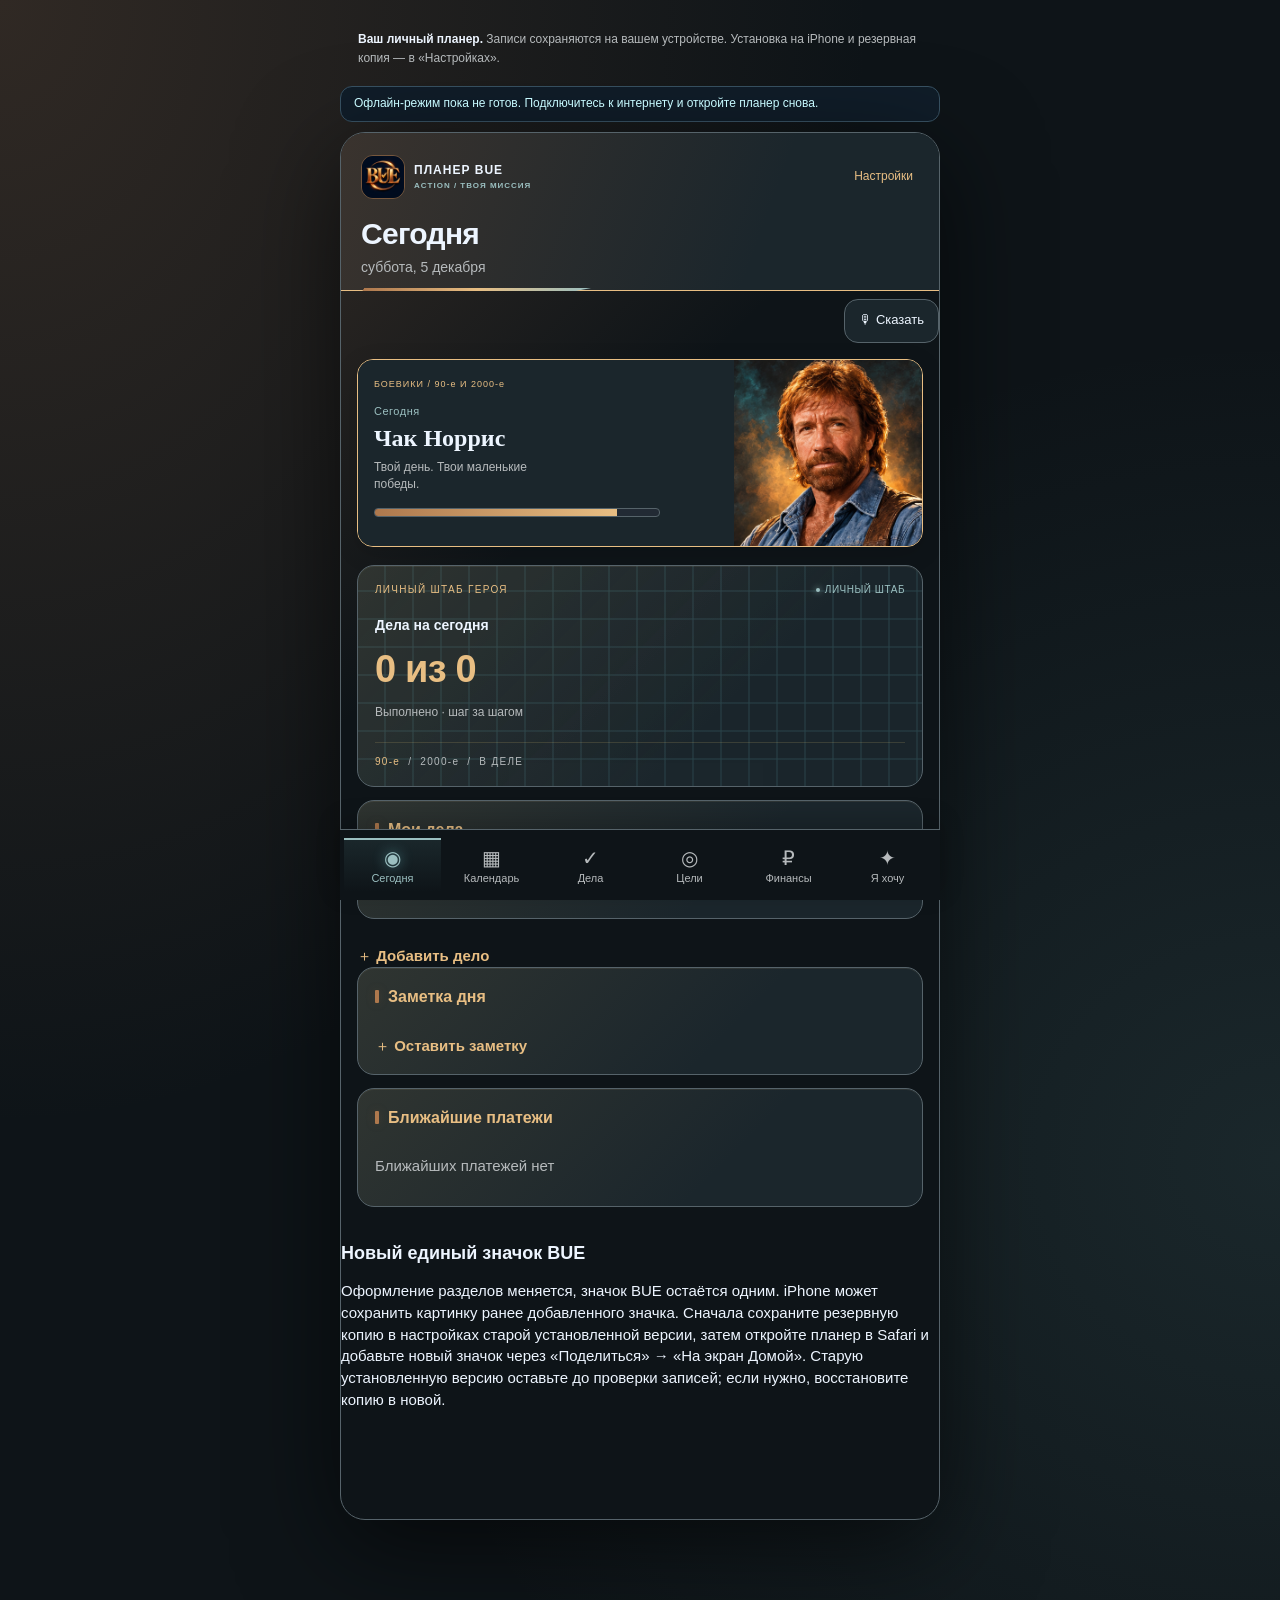
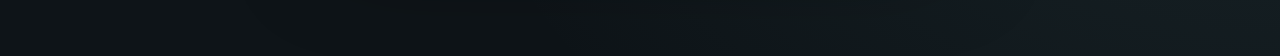
<file: site/index.html>
<!doctype html>
<html lang="ru">
<head>
<base href="./">
<base href="">
<meta charset="utf-8"><meta name="viewport" content="width=device-width,initial-scale=1,viewport-fit=cover">
<title>Планер BUE</title>

<meta name="apple-mobile-web-app-capable" content="yes">
<meta name="mobile-web-app-capable" content="yes">
<meta name="theme-color" content="#0d1520">
<style>
:root { color-scheme:light dark; --bg:light-dark(#eff0f6,#151620); --card:light-dark(#fff,#232533); --text:light-dark(#24213a,#f1eff9); --muted:light-dark(#6a667e,#b7b2ca); --line:light-dark(#e7e4ef,#38364a); --accent:light-dark(#6050c0,#b3a5ff); --soft:light-dark(#eeeafa,#34304f); --green:light-dark(#23734d,#75dba9); --red:light-dark(#af3a48,#fba2aa); }
* {box-sizing:border-box} body {margin:0;background:var(--bg);color:var(--text);font-family:-apple-system,BlinkMacSystemFont,"Segoe UI",sans-serif;font-size:calc(15px * var(--bue-font-scale,1));line-height:1.45} button,input,select,textarea {font:inherit;color:inherit} button {cursor:pointer} button:focus-visible,input:focus-visible,select:focus-visible,textarea:focus-visible {outline:3px solid var(--accent);outline-offset:3px} button {border:0;background:transparent} .notice {max-width:660px;margin:18px auto;padding:0 18px;color:var(--muted);font-size:calc(13px * var(--bue-font-scale,1))}.notice strong {color:var(--text)} .app {max-width:490px;margin:0 auto 24px;border-radius:25px;background:var(--bg);border:1px solid var(--line);overflow:hidden;box-shadow:0 20px 70px #00000012} header {padding:22px 20px 12px} .top {display:flex;align-items:center;justify-content:space-between;gap:12px} .brand {font-weight:650;font-size:calc(14px * var(--bue-font-scale,1));color:var(--accent);letter-spacing:.2px} .top button {padding:8px;color:var(--accent);border-radius:12px}.top button.active {background:var(--soft)} h1 {font-size:calc(30px * var(--bue-font-scale,1));line-height:1.15;margin:18px 0 6px;letter-spacing:-.7px} h2 {font-size:calc(18px * var(--bue-font-scale,1));margin:0 0 14px;font-weight:600} p {margin:0} .sub {color:var(--muted);font-size:calc(14px * var(--bue-font-scale,1))}.content {padding:12px 16px 20px;min-height:450px}.card {background:var(--card);border-radius:18px;padding:17px;margin-bottom:14px} .row {display:flex;gap:12px;align-items:center;padding:12px 0;border-bottom:1px solid var(--line)} .row:last-child {border:0}.detail {min-width:0;flex:1;text-align:left;overflow-wrap:anywhere}.title {display:block;font-weight:550}.meta {display:block;color:var(--muted);font-size:calc(12px * var(--bue-font-scale,1));margin-top:3px}.done .title {text-decoration:line-through;color:var(--muted)}.check {width:30px;height:30px;border:1.5px solid var(--muted);border-radius:50%;flex-shrink:0;padding:0;font-size:calc(18px * var(--bue-font-scale,1));line-height:28px}.check.yes {background:var(--accent);color:var(--card);border-color:var(--accent)}.tiny {font-size:calc(13px * var(--bue-font-scale,1));color:var(--muted);padding:8px 6px;flex-shrink:0}.primary {background:var(--accent);color:var(--card);border-radius:14px;padding:12px 16px;font-weight:600;min-height:44px}.add {display:block;width:100%;text-align:left;color:var(--accent);padding:13px 0 0;font-weight:550}.empty {color:var(--muted);padding:12px 0}.tabs {display:flex;justify-content:space-around;gap:2px;padding:12px 4px 14px;border-top:1px solid var(--line);background:var(--card)}.tabs button {flex:1;padding:4px 0;min-height:44px;color:var(--muted);font-size:calc(11px * var(--bue-font-scale,1))}.tabs b {display:block;font-size:calc(20px * var(--bue-font-scale,1));font-weight:400;margin-bottom:2px}.tabs button.active {color:var(--accent)}.segment {display:flex;border-radius:12px;background:var(--soft);padding:3px;margin-bottom:16px;gap:3px}.segment button {flex:1;border-radius:9px;padding:8px 5px;font-size:calc(13px * var(--bue-font-scale,1))}.segment .active {background:var(--card);color:var(--accent);box-shadow:0 1px 5px #00000010}.money {font-weight:600;white-space:nowrap}.positive {color:var(--green)}.negative {color:var(--red)}.summary {display:flex;justify-content:space-between;gap:12px;padding:9px 0;font-variant-numeric:tabular-nums}.hero {background:var(--soft)}.hero .value {font-size:calc(26px * var(--bue-font-scale,1));font-weight:650;color:var(--accent);margin:8px 0}.progress {height:7px;background:var(--soft);border-radius:10px;margin-top:12px}.progress div {background:var(--accent);height:7px;border-radius:10px}.calendar-top {display:flex;justify-content:space-between;align-items:center;gap:10px;margin-bottom:12px}.calendar-top button {min-width:44px;min-height:44px;color:var(--accent)}.calendar {display:grid;grid-template-columns:repeat(7,1fr);gap:4px;text-align:center}.calendar .weekday {color:var(--muted);font-size:calc(12px * var(--bue-font-scale,1));padding:5px 0}.calendar button {min-height:42px;border-radius:11px;position:relative}.calendar button.selected {background:var(--accent);color:var(--card)}.calendar button.faded {opacity:.45}.calendar button.dot:after {content:"";position:absolute;bottom:4px;left:calc(50% - 2px);width:4px;height:4px;background:var(--accent);border-radius:50%}.calendar button.selected.dot:after {background:var(--card)}.controls {display:flex;align-items:center;justify-content:space-between;gap:12px;margin-bottom:16px}.controls input,.controls select {width:auto;min-width:0}.note {white-space:pre-wrap;overflow-wrap:anywhere;max-width:100%} table {width:100%;border-collapse:collapse;font-size:calc(13px * var(--bue-font-scale,1));font-variant-numeric:tabular-nums} th,td {padding:10px 4px;border-bottom:1px solid var(--line);text-align:right} th:first-child,td:first-child {text-align:left} dialog {width:calc(100% - 28px);max-width:460px;max-height:90dvh;background:var(--card);color:var(--text);padding:24px;border:1px solid var(--line);border-radius:22px} dialog::backdrop {background:#00000060} label {display:block;font-size:calc(13px * var(--bue-font-scale,1));color:var(--muted);margin-top:13px} input,select,textarea {display:block;width:100%;padding:11px;border:1px solid var(--line);border-radius:10px;background:var(--bg);margin-top:5px;font-size:calc(16px * var(--bue-font-scale,1))} textarea {resize:vertical;min-height:80px}.inline {display:flex;gap:10px;align-items:center;font-size:calc(14px * var(--bue-font-scale,1));color:var(--text)}.inline input {width:20px;height:20px;margin:0}.actions {display:flex;gap:12px;justify-content:flex-end;margin-top:22px;align-items:center}.error {color:var(--red);padding-top:10px;font-size:calc(13px * var(--bue-font-scale,1))}.settings-button {display:block;width:100%;text-align:left;padding:14px 0;color:var(--accent);border-bottom:1px solid var(--line)}.small {font-size:calc(12px * var(--bue-font-scale,1));color:var(--muted);padding-top:8px}.feedback {color:var(--green);font-size:calc(13px * var(--bue-font-scale,1));margin-bottom:10px}.year-control {display:flex;justify-content:space-between;align-items:center}.year-control button {min-width:44px;min-height:44px;color:var(--accent)}[hidden] {display:none!important}@media(max-width:360px) {header {padding:18px 15px 10px}.content {padding:10px 10px 16px}.card {padding:14px}.money {font-size:calc(13px * var(--bue-font-scale,1))}.app {border-radius:0;border:0;margin-bottom:0}th,td {padding:8px 2px;font-size:calc(12px * var(--bue-font-scale,1))}}
/* Hero edition: armor red, titanium surfaces, gold controls and an arc reactor. */
:root {color-scheme:dark;--bg:#0c121b;--card:#141e2a;--text:#f3f1e9;--muted:#a9b4c4;--line:#2c3a4a;--accent:#f0cc7c;--soft:#222a34;--green:#86e0b6;--red:#ff8790;--reactor:#83e9f5;--armor:#a52b38}
body {background:radial-gradient(ellipse at 20% 0%,#51202c66,transparent 50%),radial-gradient(ellipse at 90% 65%,#154b5b44,transparent 55%),#080d14}
.app {border-color:#3a4352;border-radius:25px;background:linear-gradient(135deg,#31151c55,transparent 32%),var(--bg);box-shadow:0 24px 90px #0008}
header {position:relative;background:linear-gradient(120deg,#641e2966,transparent 65%);border-bottom:1px solid #f0cc7c26}
header:after {content:"";display:block;width:50px;height:3px;position:absolute;bottom:-2px;left:22px;background:var(--armor);box-shadow:58px 0 0 #f0cc7c;transform:skew(-35deg)}
.brand {display:flex;align-items:center;gap:9px;min-width:0;color:var(--text)}.brand-copy {display:flex;flex-direction:column;gap:2px}.brand-copy strong {font-size:calc(13px * var(--bue-font-scale,1));letter-spacing:1.8px;font-weight:650}.brand-copy small {font-size:calc(9px * var(--bue-font-scale,1));letter-spacing:1.6px;color:var(--accent)}
.helmet {position:relative;width:28px;height:33px;flex-shrink:0;background:linear-gradient(#dbaa5d,#f5d586 45%,#aa713b);clip-path:polygon(20% 0,80% 0,100% 22%,91% 76%,69% 100%,31% 100%,9% 76%,0 22%)}
.helmet:before {content:"";position:absolute;inset:0;background:#8b2632;clip-path:polygon(0 0,33% 0,24% 20%,20% 72%,35% 84%,65% 84%,80% 72%,76% 20%,67% 0,100% 0,100% 100%,0 100%)}
.helmet:after {content:"";position:absolute;left:5px;top:14px;width:8px;height:3px;background:#b6f7ff;box-shadow:10px 0 0 #b6f7ff,0 0 10px #83e9f5,10px 0 10px #83e9f5;transform:skewY(6deg)}
.top button {font-size:calc(12px * var(--bue-font-scale,1));color:var(--accent);padding:8px 6px}.top button.active {background:#81303d45}.card {border:1px solid var(--line);border-radius:15px;background:linear-gradient(135deg,#28334442,transparent 60%),var(--card);position:relative}.card h2 {font-size:calc(16px * var(--bue-font-scale,1));font-weight:600}.card h2:before {content:"";display:inline-block;width:4px;height:13px;border-radius:1px;background:var(--armor);margin-right:9px;vertical-align:-1px}
.hero {overflow:hidden;background:radial-gradient(ellipse at 78% 45%,#23637530,transparent 70%),linear-gradient(130deg,#44202a90,#141e2a 58%);border-color:#75404c}
.hero:before {content:"";position:absolute;inset:0;background-image:linear-gradient(#83e9f507 1px,transparent 1px),linear-gradient(90deg,#83e9f507 1px,transparent 1px);background-size:20px 20px;pointer-events:none}
.hero-top {display:flex;justify-content:space-between;align-items:center;font-size:calc(10px * var(--bue-font-scale,1));letter-spacing:1.3px;text-transform:uppercase;color:var(--accent);margin-bottom:18px;position:relative}.hero-top .ready {display:flex;align-items:center;gap:5px;color:var(--reactor);letter-spacing:.5px}.hero-top .ready:before {content:"";width:4px;height:4px;border-radius:50%;background:var(--reactor);box-shadow:0 0 6px var(--reactor)}
.hero-main {display:flex;align-items:center;justify-content:space-between;gap:15px;position:relative}.hero .value {color:var(--text);font-size:calc(32px * var(--bue-font-scale,1));letter-spacing:-.8px;margin:7px 0}.hero .sub {font-size:calc(12px * var(--bue-font-scale,1))}.hero .hero-label {font-size:calc(14px * var(--bue-font-scale,1));font-weight:600;color:var(--text)}
.reactor {width:110px;height:110px;flex:0 0 110px;border-radius:50%;position:relative;background:radial-gradient(circle,#c5faff16 0 30%,#0d222a 31% 47%,#8cebf7 48% 49%,#0e1b29 50% 63%,transparent 64%),conic-gradient(from -45deg,#87eaf5 0 17%,#314754 17% 22%,#87eaf5 22% 39%,#314754 39% 44%,#87eaf5 44% 61%,#314754 61% 66%,#87eaf5 66% 83%,#314754 83% 88%,#87eaf5 88% 100%);box-shadow:0 0 26px #78edff27,inset 0 0 12px #71e0ff35;border:4px solid #263c4a}
.reactor:before {content:"";position:absolute;inset:31px 25px 23px;background:linear-gradient(#d9ffff,#64dbe9);clip-path:polygon(0 0,100% 0,50% 100%);filter:drop-shadow(0 0 10px #83e9f5)}.reactor:after {content:"";position:absolute;inset:7px;border:1px solid #d2fcff55;border-radius:50%}
.squad {position:relative;display:flex;gap:8px;margin-top:20px;padding-top:12px;border-top:1px solid #f0cc7c26}.squad span {font-size:calc(10px * var(--bue-font-scale,1));letter-spacing:1.3px;color:var(--muted)}.squad span:first-child {color:var(--accent)}.squad span+span:before {content:"/";margin-right:8px;color:#667788}
.check {border-color:#718b9b}.check.yes {background:var(--reactor);border-color:var(--reactor);color:#10202c;box-shadow:0 0 12px #83e9f526}.primary {background:linear-gradient(120deg,#9e2938,#732331);color:#fff8ee;border:1px solid #df7a785c;box-shadow:0 6px 18px #74293828}.add {color:var(--accent)}.progress div {background:linear-gradient(90deg,#a73340,#f0cc7c)}.tabs {background:#0d1520;border-top-color:#3a4556}.tabs button.active {color:var(--reactor)}.tabs button.active b {text-shadow:0 0 14px #83e9f577}.segment {background:#0c1520;border:1px solid var(--line)}.segment .active {background:#63243070;color:var(--accent);box-shadow:inset 0 0 0 1px #b8586455}.calendar button.selected {background:#8d2d3c;color:#fff8ee}.calendar button.dot:after {background:var(--reactor)}.calendar button.selected.dot:after {background:var(--reactor)}input,select,textarea {background:#0b141e;border-color:#354354}dialog {background:#141e2a;border-color:#73505a;box-shadow:0 30px 120px #000b}dialog h2 {color:var(--accent)}.summary strong {font-variant-numeric:tabular-nums}
@media(max-width:360px) {.brand-copy strong {font-size:calc(12px * var(--bue-font-scale,1))}.brand-copy small {font-size:calc(8px * var(--bue-font-scale,1))}.top {gap:5px}.top button {font-size:calc(11px * var(--bue-font-scale,1));padding:8px 4px}.reactor {width:96px;height:96px;flex-basis:96px}.reactor:before {inset:26px 21px 19px}.hero .value {font-size:calc(28px * var(--bue-font-scale,1))}.hero-top {font-size:calc(9px * var(--bue-font-scale,1));letter-spacing:.7px}.app {border-radius:0;border:0}}
.mini-reactor {position:relative;display:block;width:32px;height:32px;border-radius:50%;flex:0 0 32px;border:2px solid #83e9f5;background:radial-gradient(circle,#192e40 0 52%,#83e9f5 54% 57%,#132637 60%);box-shadow:0 0 12px #83e9f538}.mini-reactor:after {content:"";position:absolute;inset:8px 6px 6px;background:#c7faff;clip-path:polygon(0 0,100% 0,50% 100%)}.reading-actions {display:flex;gap:12px;justify-content:space-between;padding-top:8px}.book-progress {margin:8px 0 5px}.book-progress div {background:linear-gradient(90deg,#288b9d,#83e9f5)}.tabs button {min-width:0}.reading-filter button {min-height:44px;font-size:calc(12px * var(--bue-font-scale,1))}.title {overflow-wrap:anywhere}
</style>
<meta name="description" content="Личный планер: календарь, дела, цели, месячный финансовый план и ваши желания.">
<meta name="apple-mobile-web-app-status-bar-style" content="black-translucent">
<style>
.offline-status {max-width:490px;margin:10px auto;padding:10px 16px;border:1px solid #385263;border-radius:12px;color:#c7faff;font-size:calc(13px * var(--bue-font-scale,1));background:#101d29}
.offline-status[data-ready="true"] {border-color:#3c7269;color:#bdebd7}
body {padding-top:max(12px,env(safe-area-inset-top));padding-bottom:max(12px,env(safe-area-inset-bottom))}
@media(display-mode:standalone) {.app {margin-top:0}.tabs {padding-bottom:max(8px,env(safe-area-inset-bottom))}}
</style>
<link rel="stylesheet" href="hero.css">
<link rel="stylesheet" href="themes.css">
<link rel="stylesheet" href="mk3-v12.css">
<link rel="stylesheet" href="ocr.css"><script src="ocr.js" defer></script>
<link rel="stylesheet" href="navigation-v14.css">

<script src="theme-portraits-v17.js"></script><link rel="stylesheet" href="theme-portraits-v17.css">
<link rel="stylesheet" href="voice-v20.css">
<script src="appearance-v20.js"></script>
<script src="voice-commands-v20.js"></script>
<script src="voice-v21.js" defer></script>
<meta name="apple-mobile-web-app-title" content="Планер BUE"><link rel="manifest" href="bue-v21.webmanifest"><link rel="apple-touch-icon" sizes="180x180" href="assets/bue-icon-180-v21.png"><link rel="icon" type="image/png" href="assets/bue-icon-192-v21.png"></head>
<body>
<p class="notice"><strong>Ваш личный планер.</strong> Записи сохраняются на вашем устройстве. Установка на iPhone и резервная копия — в «Настройках».</p>
<p id="offline-status" class="offline-status" role="status" aria-live="polite" data-ready="false">Подготовка к работе без интернета…</p>
<main class="app">
 <header><button type="button" id="settings-back" class="settings-back" aria-label="Назад в предыдущий раздел" hidden><span aria-hidden="true">←</span> Назад</button><div class="top"><span class="brand"><img class="helmet-logo" src="assets/bue-icon-192-v21.png" alt="Значок BUE"><span class="brand-copy"><strong>ПЛАНЕР BUE</strong><small>STARK / PERSONAL HQ</small></span></span><div><button type="button" id="settings" aria-label="Настройки">Настройки</button></div></div><h1 id="screen-title">Сегодня</h1><p class="sub" id="screen-sub"></p></header>
<div class="voice-toolbar"><button type="button" data-voice-open aria-label="Добавить запись голосом">🎙 Сказать</button></div>
<section id="mk-fighter" class="mk-fighter" hidden aria-label="Боец этого раздела">
<div class="mk-fighter-copy"><span class="mk-edition">ULTIMATE / KOMBAT 3</span><span id="mk-round" class="mk-round">ROUND 01</span><strong id="mk-name">Скорпион</strong><p id="mk-motto">Твой день. Твоя победа.</p><span class="mk-health" aria-hidden="true"><i></i></span></div>
<div id="mk-portrait" class="mk-portrait" role="img" aria-label="Скорпион"></div>
</section>
 <section class="content" id="content" aria-live="polite"></section>
 <nav class="tabs" aria-label="Разделы приложения"><button type="button" data-tab="today"><b aria-hidden="true">◉</b>Сегодня</button><button type="button" data-tab="calendar"><b aria-hidden="true">▦</b>Календарь</button><button type="button" data-tab="tasks"><b aria-hidden="true">✓</b>Дела</button><button type="button" data-tab="goals"><b aria-hidden="true">◎</b>Цели</button><button type="button" data-tab="money"><b aria-hidden="true">₽</b>Финансы</button><button type="button" data-tab="wishes"><b aria-hidden="true">✦</b>Я хочу</button></nav>
<section><h2>Новый единый значок BUE</h2><p>Оформление разделов меняется, значок BUE остаётся одним. iPhone может сохранить картинку ранее добавленного значка. Сначала сохраните резервную копию в настройках старой установленной версии, затем откройте планер в Safari и добавьте новый значок через «Поделиться» → «На экран Домой». Старую установленную версию оставьте до проверки записей; если нужно, восстановите копию в новой.</p></section></main>
<dialog id="budget-alert" aria-labelledby="budget-alert-title"><h2 id="budget-alert-title">Расходы превысили доходы</h2><p id="budget-alert-text" class="small"></p><div class="actions"><button type="button" class="primary" id="budget-add-income">Добавить доход</button><button type="button" id="budget-skip">Пропустить</button></div></dialog>
<dialog id="editor" aria-labelledby="editor-title"><form id="editor-form"><h2 id="editor-title"></h2><div id="fields"></div><p class="error" id="form-error" role="alert"></p><div class="actions"><button type="button" id="cancel">Отмена</button><button class="primary" type="submit">Сохранить</button></div></form></dialog>
<input type="file" id="import-file" accept="application/json,.json" hidden>
<script>
(() => {
 'use strict';
 const $ = id => document.getElementById(id), keyName='myday-ios-preview-v1';
 const today = new Date(), currencyNames={RUB:'₽',USD:'$',EUR:'€'};
 const iso = value => new Date(value).toISOString().replace(/\.\d{3}Z$/, 'Z');
 const dayKey = value => { const d=new Date(value);return `${d.getFullYear()}-${String(d.getMonth()+1).padStart(2,'0')}-${String(d.getDate()).padStart(2,'0')}`; };
 const fromDay = value => iso(value+'T12:00:00');
 const shortDate = value => new Intl.DateTimeFormat('ru',{day:'numeric',month:'short'}).format(new Date(value));
 const money = value => new Intl.NumberFormat('ru',{style:'currency',currency:data.currency,maximumFractionDigits:2}).format(value/100);
 const escape = value => String(value??'').replace(/[&<>"']/g,c=>({'&':'&amp;','<':'&lt;','>':'&gt;','"':'&quot;',"'":'&#39;'}[c]));
 const THEMES={
   action90s:{title:'Боевики 90-х и 2000-х',description:'Любимые герои боевиков — в каждом разделе свой',asset:'action90s-portraits-v16.png',label:'ACTION / ТВОЯ МИССИЯ',tags:['90-е','2000-е','В ДЕЛЕ']},

   mk3:{title:'Ultimate Mortal Kombat 3',description:'Ретро-аркада: в каждом разделе свой боец',asset:'mk3-fighters-v12.png',label:'UMK3 / ТВОЯ АРЕНА',tags:['ULTIMATE','LIFE KOMBAT','В ДЕЛЕ']},
   ironman:{title:'Железный человек',description:'Красная броня, золото и голубое свечение',asset:'movie-portraits-v17/ironman.jpg',label:'STARK / ЛИЧНЫЙ ШТАБ',tags:['STARK','БРОНЯ','В ДЕЛЕ']},
   thanos:{title:'Танос',description:'Фиолетовый космос, золото и Камни Бесконечности',asset:'movie-portraits-v17/thanos.jpg',label:'INFINITY / ЛИЧНЫЙ ШТАБ',tags:['ТАНОС','БЕСКОНЕЧНОСТЬ','В ДЕЛЕ']},
   guardians:{title:'Стражи Галактики',description:'Звёзды, космический корабль и тёплый ретро-стиль',asset:'movie-portraits-v17/starlord.jpg',label:'GALAXY / ЛИЧНЫЙ ШТАБ',tags:['СТРАЖИ','ГАЛАКТИКА','В ДЕЛЕ']},
   'deadpool-wolverine':{title:'Дэдпул и Росомаха',description:'Красный и жёлтый, две маски и следы когтей',asset:'movie-portraits-v17/deadpool.jpg',label:'DUO / ЛИЧНЫЙ ШТАБ',tags:['ДЭДПУЛ','РОСОМАХА','В ДЕЛЕ']},
   gentle:{title:'Нежный',description:'Пионы, молочный фон, розовая пастель и мягкий свет',asset:'gentle-portraits-v17.png',label:'НЕЖНО / В СВОЁМ РИТМЕ',tags:['НЕЖНОСТЬ','ЗАБОТА','В ДЕЛЕ']},
   loki:{title:'Локи',description:'Изумрудный зелёный, золото и рогатый шлем',asset:'movie-portraits-v17/loki.jpg',label:'ASGARD / ЛИЧНЫЙ ШТАБ',tags:['ЛОКИ','АСГАРД','В ДЕЛЕ']}
 };

 const MK_FIGHTERS={
   today:{name:'Скорпион',id:'scorpion',tile:0,color:'#ffd15b',motto:'Твой день. Твоя победа.',round:'01'},
   tasks:{name:'Лю Кан',id:'liu-kang',tile:2,color:'#ff7760',motto:'Одно дело — ещё один шаг вперёд.',round:'02'},
   calendar:{name:'Саб-Зиро',id:'sub-zero',tile:1,color:'#71d2ff',motto:'Держи планы под контролем.',round:'03'},
   goals:{name:'Райден',id:'raiden',tile:3,color:'#b9a8ff',motto:'Большая цель начинается сегодня.',round:'04'},
   money:{name:'Джонни Кейдж',id:'johnny-cage',tile:5,color:'#9cef89',motto:'Каждому доходу — своё место.',round:'05'},
   wishes:{name:'Китана',id:'kitana',tile:4,color:'#87acff',motto:'Выбирай, что хочется попробовать.',round:'06'},
   reading:{name:'Кунг Лао',id:'kung-lao',tile:8,color:'#ffca84',motto:'Новая глава. Новое приключение.',round:'07'},
   watch:{name:'Соня Блейд',id:'sonya',tile:7,color:'#b5e781',motto:'Твоя следующая история.',round:'08'},
   recipes:{name:'Синдел',id:'sindel',tile:9,color:'#d9a6ff',motto:'Добавь вкус в свои планы.',round:'09'},
   settings:{name:'Шао Кан',id:'shao-kahn',tile:6,color:'#ff8b7e',motto:'Твоя арена. Твои правила.',round:'10'}
 };
 function applyKombatTheme(key){
   const panel=$('mk-fighter');panel.hidden=key!=='mk3';
   document.documentElement.removeAttribute('data-mk-fighter');
   document.documentElement.style.removeProperty('--fighter-color');
   if(key!=='mk3')return;
   const fighter=MK_FIGHTERS[tab==='wishes'?wishKind:tab]||MK_FIGHTERS.today;
   document.documentElement.dataset.mkFighter=fighter.id;
   document.documentElement.style.setProperty('--fighter-color',fighter.color);
   const portrait=$('mk-portrait');portrait.style.backgroundPosition=`${(fighter.tile%4)/3*100}% ${Math.floor(fighter.tile/4)/2*100}%`;
   portrait.setAttribute('aria-label',fighter.name);portrait.dataset.fighter=fighter.id;
   $('mk-name').textContent=fighter.name;$('mk-motto').textContent=fighter.motto;$('mk-round').textContent='ROUND '+fighter.round;
   document.querySelector('.brand-copy small').textContent='UMK3 / '+fighter.name.toUpperCase();
   document.querySelectorAll('.mission-label').forEach(node=>node.textContent=tab==='money'?'KOMBAT / ФИНАНСОВЫЙ ПЛАН':'KOMBAT / ТВОЯ КОЛЛЕКЦИЯ');
   const title=document.querySelector('.hero-top>span');if(title)title.textContent='Арена дня';
   const ready=document.querySelector('.hero-top .ready');if(ready)ready.textContent='Готов к раунду';
 }

 function applyTheme(){
   const key=Object.hasOwn(THEMES,data.theme)?data.theme:'action90s',theme=THEMES[key];
   document.documentElement.dataset.theme=key;document.querySelector('meta[name="apple-mobile-web-app-status-bar-style"]').setAttribute('content',key==='gentle'?'default':'black-translucent');
   document.querySelector('.brand-copy small').textContent=theme.label;
   document.querySelector('meta[name="theme-color"]').setAttribute('content',({ironman:'#080d17',thanos:'#0f0b1a',guardians:'#0b0e24','deadpool-wolverine':'#121216',loki:'#071610',gentle:'#faf5f3',mk3:'#110b15',action90s:'#0e1418'})[key]);
   const emblem=document.querySelector('.hero-helmet');if(emblem)emblem.src='assets/'+theme.asset;
   const heroTitle=document.querySelector('.hero-top>span');if(heroTitle)heroTitle.textContent=key==='gentle'?'Мой тихий уголок':'Личный штаб героя';const ready=document.querySelector('.hero-top .ready');if(ready)ready.textContent=key==='gentle'?'Для себя':'Личный штаб';
   const squad=document.querySelector('.squad');if(squad){squad.setAttribute('aria-label',theme.title);squad.querySelectorAll('span').forEach((node,i)=>node.textContent=theme.tags[i]);}
   applyKombatTheme(key);window.PlannerPortraits.apply(key,tab,wishKind);
 }
 function themePicker(){return card('Стиль приложения',`<p class="small">Выберите своё оформление. Оформление меняется во всех разделах.</p><div class="theme-grid" role="group" aria-label="Темы приложения">${Object.entries(THEMES).map(([key,theme])=>`<button type="button" class="theme-choice" data-theme-select="${key}" aria-pressed="${data.theme===key}"><span class="theme-preview"><img src="assets/${theme.asset}" alt="" class="${['mk3','action90s','gentle'].includes(key)?'theme-atlas-thumb':''}"></span><div><strong>${escape(theme.title)}</strong><small>${escape(theme.description)}</small></div></button>`).join('')}</div><p class="theme-tip">Выбор сохраняется на этом устройстве и в резервной копии. Все темы работают офлайн после первой загрузки. Значок BUE одинаковый во всех темах.</p>`);}
 const emptyData = () => ({schemaVersion:3,theme:'action90s',tasks:[],notes:[],goals:[],watch:[],reading:[],recipes:[],money:[],monthlyPlans:{},currency:'RUB'});
 let data=emptyData(), persistenceError='';
 try { const stored=localStorage.getItem(keyName);if(stored){const parsed=JSON.parse(stored);validate(parsed);data=parsed;} } catch(e) {persistenceError='Не удалось прочитать записи браузера. Сохранённые данные не перезаписаны.';}
 let settingsReturnTab='today', settingsReturnScroll=0;
 let tab='today', selected=dayKey(today), month=new Date(today.getFullYear(),today.getMonth(),1), year=today.getFullYear(), period='month', groupDate=true, showWatched=false, readingStatus='planned', wishKind='reading', wishDone={reading:false,watch:false,recipes:false}, financeMode='plan', planGroup='date', currentEdit=null, feedback='';
 function validate(state) {
   if (!state || ![1,2,3].includes(state.schemaVersion) || !['RUB','USD','EUR'].includes(state.currency)) throw Error('Неподдерживаемая копия.');
   if(state.schemaVersion===1){state.reading=[];state.schemaVersion=2;}
   if(state.schemaVersion===2){state.recipes=[];state.monthlyPlans={};state.schemaVersion=3;}
   if(!Object.hasOwn(THEMES,state.theme))state.theme='action90s';
   for(const kind of ['tasks','notes','goals','watch','reading','recipes','money']) {if(!Array.isArray(state[kind])||new Set(state[kind].map(x=>x.id)).size!==state[kind].length)throw Error('Повреждённые записи.');for(const item of state[kind]){if(typeof item.id!=='string')throw Error('Нет идентификатора.');}}
   for(const item of state.money)if(!Number.isSafeInteger(item.amountMinor)||item.amountMinor<=0||item.amountMinor>100000000000000||!['income','expense'].includes(item.kind)||!['planned','confirmed','absent'].includes(item.status)||!Number.isFinite(new Date(item.date).getTime()))throw Error('Некорректная финансовая запись.');
   for(const item of state.tasks)if(!Array.isArray(item.completedDays)||typeof item.daily!=='boolean'||typeof item.completed!=='boolean')throw Error('Некорректное дело.');
   validatePlanFields(state);
   for(const item of state.reading)if(!['planned','reading','finished'].includes(item.status)||!Number.isInteger(item.totalPages)||!Number.isInteger(item.pagesRead)||item.totalPages<0||item.totalPages>1000000||item.pagesRead<0||item.pagesRead>1000000||(item.totalPages>0&&item.pagesRead>item.totalPages))throw Error('Некорректный прогресс чтения.');
 }
 function validatePlanFields(state) {
   if(!state.monthlyPlans||typeof state.monthlyPlans!=='object'||Array.isArray(state.monthlyPlans))throw Error('Некорректный месячный план.');
   for(const [month,meta] of Object.entries(state.monthlyPlans))if(!/^\d{4}-(0[1-9]|1[0-2])$/.test(month)||!meta||!Number.isSafeInteger(meta.openingMinor)||Math.abs(meta.openingMinor)>100000000000000||typeof meta.note!=='string')throw Error('Некорректный остаток или месяц.');
   for(const recipe of state.recipes)if(typeof recipe.title!=='string'||typeof recipe.note!=='string'||typeof recipe.completed!=='boolean')throw Error('Некорректный рецепт.');
   for(const x of state.money)if(x.planSpan!=null&&!['day','week'].includes(x.planSpan))throw Error('Некорректный период операции.');
   for(const x of state.money)if(x.planSpan==='week'&&(!x.planEnd||!Number.isFinite(new Date(x.planEnd).getTime())||x.planEnd<x.date||dayKey(x.planEnd).slice(0,7)!==dayKey(x.date).slice(0,7)))throw Error('Неделя должна быть в одном месяце.');
 }
 function save() { if(persistenceError)throw Error(persistenceError);validate(data);localStorage.setItem(keyName,JSON.stringify(data)); }
 function active(kind) {return data[kind].filter(x=>!x.deletedAt);}
 function done(task,day=dayKey(today)){return task.daily?task.completedDays.includes(day):task.completed;}
 function appears(task,day){return task.daily||(task.date&&dayKey(task.date)===day);}
 function mutation(change) { const before=JSON.stringify(data);try {change();save();render();warnBudget(JSON.parse(before).money);}catch(e){data=JSON.parse(before);feedback='Ошибка сохранения: '+e.message;render();} }
 function heading(title,sub=''){ $('screen-title').textContent=title;$('screen-sub').textContent=sub; }
 function empty(text) {return `<p class="empty">${escape(text)}</p>`;}
 function card(title,content) {return `<div class="card">${title?`<h2>${escape(title)}</h2>`:''}${content}</div>`;}
 function addButton(kind,label,day=selected) {return `<button type="button" class="add" data-add="${kind}" data-day="${day}">＋ ${escape(label)}</button>`;}
 function taskRow(task,day) {const checked=done(task,day);return `<div class="row ${checked?'done':''}"><button type="button" class="check ${checked?'yes':''}" data-check="${task.id}" data-day="${day}" aria-label="${checked?'Вернуть в работу':'Выполнить'}: ${escape(task.title)}">${checked?'✓':''}</button><button type="button" class="detail" data-edit="tasks" data-id="${task.id}"><span class="title">${escape(task.title)}</span><span class="meta">${task.daily?'Каждый день':task.date?shortDate(task.date):'Без даты'} · ${escape(task.list)}</span></button><button type="button" class="tiny" data-delete="tasks" data-id="${task.id}" aria-label="Удалить дело">×</button></div>`;}
 function noteRow(note){return `<div class="row"><button type="button" class="detail note" data-edit="notes" data-id="${note.id}">${escape(note.text)}</button><button type="button" class="tiny" data-delete="notes" data-id="${note.id}" aria-label="Удалить заметку">×</button></div>`;}
 function moneyRow(item) {return `<div class="row"><div class="detail"><button type="button" class="detail" data-edit="money" data-id="${item.id}"><span class="title">${escape(item.title)}</span><span class="meta">${shortDate(item.date)} · ${escape(item.category)}${item.mandatory?' · Обязательный':''}</span></button><span class="meta">${({planned:'Запланировано',confirmed:'Состоялось',absent:'Не состоялось'})[item.status]}</span>${item.status==='planned'?`<div><button class="tiny positive" type="button" data-status="confirmed" data-id="${item.id}">${item.kind==='income'?'Получено':'Оплачено'}</button><button class="tiny" type="button" data-status="absent" data-id="${item.id}">Не состоялось</button></div>`:''}</div><span class="money ${item.kind==='income'?'positive':''}">${item.kind==='income'?'+':'−'}${money(item.amountMinor)}</span><button type="button" class="tiny" data-delete="money" data-id="${item.id}" aria-label="Удалить запись">×</button></div>`;}
 function periodRange() {const d=new Date(selected+'T12:00:00'),start=new Date(d.getFullYear(),d.getMonth(),d.getDate()),end=new Date(start);if(period==='day'){end.setDate(end.getDate()+1);}if(period==='week'){start.setDate(start.getDate()-(start.getDay()+6)%7);end.setTime(start.getTime());end.setDate(end.getDate()+7);}if(period==='month'){start.setDate(1);end.setTime(start.getTime());end.setMonth(end.getMonth()+1);}if(period==='year'){start.setMonth(0,1);end.setTime(start.getTime());end.setFullYear(end.getFullYear()+1);}return[start,end];}
 function totals(entries) {return entries.reduce((sum,item)=>{if(item.status!=='absent')sum[(item.status==='planned'?'planned':'')+(item.kind==='income'?'Income':'Expense')]+=item.amountMinor;return sum;},{Income:0,Expense:0,plannedIncome:0,plannedExpense:0});}
 function renderToday() {
   heading('Сегодня',new Intl.DateTimeFormat('ru',{weekday:'long',day:'numeric',month:'long'}).format(today));const day=dayKey(today),tasks=active('tasks').filter(x=>appears(x,day)),completed=tasks.filter(x=>done(x,day)).length;
   const end=new Date(today);end.setDate(end.getDate()+7);end.setHours(0,0,0,0);
   const payments=active('money').filter(x=>x.status==='planned'&&new Date(x.date)<end).sort((a,b)=>a.date.localeCompare(b.date));
   return `<div class="card hero"><div class="hero-top"><span>Личный штаб героя</span><span class="ready">Личный штаб</span></div><div class="hero-main"><div><p class="hero-label">Дела на сегодня</p><p class="value">${completed} из ${tasks.length}</p><p class="sub">Выполнено · шаг за шагом</p></div><img class="hero-helmet" src="assets/ironman-reference-v05.png" alt=""></div><div class="squad" aria-label="Тема Железного человека и Мстителей"><span>STARK</span><span>AVENGERS</span><span>ASSEMBLE</span></div></div>`+card('Мои дела',tasks.map(x=>taskRow(x,day)).join('')||empty('Сегодня пока свободно'))+addButton('tasks','Добавить дело',day)+card('Заметка дня',active('notes').filter(x=>dayKey(x.date)===day).map(noteRow).join('')+addButton('notes','Оставить заметку',day))+card('Ближайшие платежи',payments.slice(0,6).map(moneyRow).join('')||empty('Ближайших платежей нет'));
 }
 function renderTasks(){heading('Мои дела','По датам или собственным спискам');const tasks=active('tasks'),groups={};tasks.forEach(x=>{const key=groupDate?(x.daily?'Каждый день':x.date?dayKey(x.date):'Без даты'):x.list;(groups[key]??=[]).push(x);});return `<div class="segment"><button type="button" data-group="date" class="${groupDate?'active':''}">По датам</button><button type="button" data-group="list" class="${!groupDate?'active':''}">По спискам</button></div>`+Object.keys(groups).sort().map(key=>card(key,groups[key].map(x=>taskRow(x,dayKey(today))).join(''))).join('')+(tasks.length?'':card('',empty('Добавьте первое дело')))+addButton('tasks','Добавить дело');}
 function renderCalendar(){heading('Календарь','Ваши планы и заметки по дням');const first=new Date(month),start=new Date(first);start.setDate(1-(first.getDay()+6)%7);let grid=['Пн','Вт','Ср','Чт','Пт','Сб','Вс'].map(x=>`<span class="weekday">${x}</span>`).join('');for(let i=0;i<42;i++){const day=new Date(start);day.setDate(start.getDate()+i);const key=dayKey(day),dot=active('notes').some(x=>dayKey(x.date)===key)||active('money').some(x=>dayKey(x.date)===key)||active('tasks').some(x=>!x.daily&&appears(x,key));grid+=`<button type="button" data-day-select="${key}" class="${key===selected?'selected ':''}${day.getMonth()!==month.getMonth()?'faded ':''}${dot?'dot':''}" aria-label="${escape(shortDate(day))}" aria-pressed="${key===selected}">${day.getDate()}</button>`;}const content=active('tasks').filter(x=>appears(x,selected)).map(x=>taskRow(x,selected)).join('')+active('notes').filter(x=>dayKey(x.date)===selected).map(noteRow).join('')+active('money').filter(x=>dayKey(x.date)===selected).map(moneyRow).join('');return card('',`<div class="calendar-top"><button type="button" data-month="-1" aria-label="Предыдущий месяц">‹</button><strong>${new Intl.DateTimeFormat('ru',{month:'long',year:'numeric'}).format(month)}</strong><button type="button" data-month="1" aria-label="Следующий месяц">›</button></div><div class="calendar">${grid}</div>`)+card(shortDate(selected+'T12:00:00'),content||empty('Записей пока нет'))+card('',addButton('tasks','Дело на этот день')+addButton('notes','Комментарий к дню')+addButton('money','Доход или расход'));}
 function goalLabel(goal){if(goal.period==='year')return new Date(goal.start).getFullYear()+' год';if(goal.period==='month')return new Intl.DateTimeFormat('ru',{month:'long',year:'numeric'}).format(new Date(goal.start));if(goal.period==='range')return shortDate(goal.start)+' — '+shortDate(goal.end);return shortDate(goal.start);}
 function renderGoals(){heading('Мои цели','План на год, месяц или свой период');const goals=active('goals').filter(x=>{const a=new Date(x.start).getFullYear(),b=x.period==='range'?new Date(x.end).getFullYear():a;return a<=year&&b>=year;});return card('',`<div class="year-control"><button type="button" data-year="-1" aria-label="Предыдущий год">‹</button><strong>${year} год</strong><button type="button" data-year="1" aria-label="Следующий год">›</button></div>`)+goals.map(x=>card('',`<div class="row"><button type="button" class="detail" data-edit="goals" data-id="${x.id}"><span class="title">${escape(x.title)}</span><span class="meta">${escape(goalLabel(x))}</span><span class="meta">${escape(x.note)}</span></button><strong>${x.progress}%</strong><button type="button" class="tiny" data-delete="goals" data-id="${x.id}" aria-label="Удалить цель">×</button></div><div class="progress" role="progressbar" aria-valuemin="0" aria-valuemax="100" aria-valuenow="${x.progress}" aria-label="Выполнение цели"><div style="width:${x.progress}%"></div></div><button type="button" class="add" data-goal-done="${x.id}">${x.progress===100?'Вернуть в работу':'✓ Цель достигнута'}</button>`)).join('')+(goals.length?'':card('',empty('Чего хотите достичь в этом году?')))+addButton('goals','Добавить цель');}
 function wishCompleted(kind,item){return kind==='reading'?item.status==='finished':kind==='watch'?item.watched:item.completed;}
 function renderWishes(){
   heading('Я хочу','Маленькие желания. Большие приключения.');
   const categories=[['reading','Книги','▤'],['watch','Фильмы','▷'],['recipes','Рецепты','♨']], completed=wishDone[wishKind];
   const items=active(wishKind).filter(x=>wishCompleted(wishKind,x)===completed);
   const label=wishKind==='reading'?'книгу':wishKind==='watch'?'фильм или сериал':'рецепт';
   return `<p class="mission-label">Личный архив / ваши желания</p><div class="wishes-tabs" role="group" aria-label="Списки желаний">${categories.map(([kind,title,icon])=>`<button type="button" data-wish-kind="${kind}" class="${wishKind===kind?'active':''}" aria-pressed="${wishKind===kind}"><span aria-hidden="true">${icon}</span>${title}<small class="wish-count">${active(kind).filter(x=>!wishCompleted(kind,x)).length} в планах</small></button>`).join('')}</div><div class="segment"><button type="button" data-wish-done="false" class="${!completed?'active':''}">Хочу</button><button type="button" data-wish-done="true" class="${completed?'active':''}">Выполнено</button></div>`+card('',items.map(x=>`<div class="row ${completed?'done':''}"><button type="button" class="check ${completed?'yes':''}" data-wish-check="${x.id}" data-kind="${wishKind}" aria-label="${completed?'Вернуть в желания':'Отметить выполнение'}: ${escape(x.title)}">${completed?'✓':''}</button><button type="button" class="detail" data-edit="${wishKind}" data-id="${x.id}"><span class="title">${escape(x.title)}</span>${wishKind==='reading'&&x.author?`<span class="meta">${escape(x.author)}</span>`:''}${wishKind==='watch'?`<span class="meta">${x.kind==='series'?'Сериал':'Фильм'}</span>`:''}<span class="wish-description">${escape(x.note)}</span></button><button type="button" class="tiny" data-delete="${wishKind}" data-id="${x.id}" aria-label="Удалить из желаний">×</button></div>`).join('')||empty(completed?'Пока нет выполненных желаний':'Добавьте '+label+' — сохраните то, что хочется попробовать.'))+addButton(wishKind,'Добавить '+label);
 }
 function parseSignedMoney(input){const text=String(input).replace(/[ \u00a0]/g,'').replace(',','.');if(/^-?0(?:\.0{1,2})?$/.test(text))return 0;const negative=text.startsWith('-'),amount=parseMoney(negative?text.slice(1):text);return amount===null?null:negative?-amount:amount;}
 function monthlyTotals(items,opening=0){const result={plannedIncome:0,plannedExpense:0,actualIncome:0,actualExpense:0};for(const x of items){result[x.kind==='income'?'plannedIncome':'plannedExpense']+=x.amountMinor;if(x.status==='confirmed')result[x.kind==='income'?'actualIncome':'actualExpense']+=x.amountMinor;}result.net=result.plannedIncome-result.plannedExpense;result.closing=opening+result.net;result.actualClosing=opening+result.actualIncome-result.actualExpense;return result;}
 function monthEntries(){return active('money').filter(x=>dayKey(x.date).slice(0,7)===selected.slice(0,7)).sort((a,b)=>a.date.localeCompare(b.date));}
 function planDateLabel(x){return x.planSpan==='week'&&x.planEnd?shortDate(x.date)+' — '+shortDate(x.planEnd):shortDate(x.date);}
 function planRows(items){let week=null;return items.map(x=>{const next=Math.ceil(new Date(x.date).getDate()/7);let group='';if(planGroup==='week'&&week!==next){week=next;group=`<tr class="week-row"><td colspan="5">Неделя ${week} · ${1+(week-1)*7}–${Math.min(week*7,new Date(new Date(x.date).getFullYear(),new Date(x.date).getMonth()+1,0).getDate())} число</td></tr>`;}return group+`<tr data-plan-row="${x.id}"><td><button type="button" class="article" data-edit="money" data-id="${x.id}">${escape(x.title)}</button>${x.mandatory?'<span class="mandatory-tag">Обязательный</span>':''}<button type="button" class="tiny" data-delete="money" data-id="${x.id}" aria-label="Удалить финансовую запись">×</button></td><td>${escape(planDateLabel(x))}</td><td class="money-cell">${money(x.amountMinor)}</td><td class="note-cell">${escape(x.note)}</td><td><div class="plan-status"><button type="button" data-status="confirmed" data-id="${x.id}" class="${x.status==='confirmed'?'selected-yes':''}" aria-label="Сошлось: ${escape(x.title)}" aria-pressed="${x.status==='confirmed'}">✓</button><button type="button" data-status="absent" data-id="${x.id}" class="${x.status==='absent'?'selected-no':''}" aria-label="Не сошлось: ${escape(x.title)}" aria-pressed="${x.status==='absent'}">×</button><button type="button" data-status="planned" data-id="${x.id}" aria-label="Вернуть в план: ${escape(x.title)}">↺</button></div><small class="status-caption">${({planned:'В плане',confirmed:'Сошлось',absent:'Не сошлось'})[x.status]}</small></td></tr>`;}).join('');}
 function planTable(title,items,amount){return card(title,`<div class="table-scroll" tabindex="0" role="region" aria-label="${escape(title)}: прокручиваемая таблица"><table class="plan-table"><thead><tr><th scope="col">Статья</th><th scope="col">Дата / неделя</th><th scope="col">Сумма</th><th scope="col">Примечание</th><th scope="col">Результат</th></tr></thead><tbody>${items.length?planRows(items):'<tr><td colspan="5" class="table-empty">Пока нет записей в этом месяце</td></tr>'}<tr class="total-row"><td colspan="2">Итого по плану</td><td class="money-cell">${money(amount)}</td><td colspan="2"></td></tr></tbody></table></div>`);}
 function renderMonthlyPlan(){
   const key=selected.slice(0,7),meta=data.monthlyPlans[key]||{openingMinor:0,note:''},items=monthEntries(),sum=monthlyTotals(items,meta.openingMinor),incomes=items.filter(x=>x.kind==='income'),expenses=items.filter(x=>x.kind==='expense'),label=new Intl.DateTimeFormat('ru',{month:'long',year:'numeric'}).format(new Date(key+'-01T12:00:00'));
   return card('',`<p class="mission-label">STARK / FINANCE CONTROL</p><div class="plan-header"><button type="button" data-plan-move="-1" aria-label="Предыдущий месяц плана">‹</button><strong class="plan-heading">${escape(label)}</strong><button type="button" data-plan-move="1" aria-label="Следующий месяц плана">›</button></div><label>Выбрать месяц<input id="plan-month" type="month" value="${key}"></label>${meta.note?`<p class="month-note">${escape(meta.note)}</p>`:''}`)+`<div class="segment"><button type="button" data-plan-group="date" class="${planGroup==='date'?'active':''}">По датам</button><button type="button" data-plan-group="week" class="${planGroup==='week'?'active':''}">По неделям</button></div><p class="plan-help">Проведите по таблице вбок, чтобы увидеть все столбцы. ✓ — сошлось, × — не сошлось, ↺ — снова в плане.</p><div class="plan-add"><button type="button" class="primary" data-plan-add="income">＋ Доход</button><button type="button" class="primary" data-plan-add="expense">＋ Расход</button></div>`+planTable('Доходы',incomes,sum.plannedIncome)+planTable('Расходы',expenses,sum.plannedExpense)+card('Баланс месяца',`<table class="balance-table"><tbody><tr><td>Входящий остаток</td><td data-total="opening">${money(meta.openingMinor)}</td></tr><tr><td>Итого доходов по плану</td><td data-total="income">${money(sum.plannedIncome)}</td></tr><tr><td>Итого расходов по плану</td><td data-total="expense">${money(sum.plannedExpense)}</td></tr><tr><td>Чистый результат по плану</td><td data-total="net">${money(sum.net)}</td></tr><tr class="closing"><td>Остаток на конец месяца · план</td><td data-total="closing">${money(sum.closing)}</td></tr><tr><td>Получено фактически</td><td data-total="actual-income">${money(sum.actualIncome)}</td></tr><tr><td>Потрачено фактически</td><td data-total="actual-expense">${money(sum.actualExpense)}</td></tr><tr><td>Остаток сейчас · по отметкам</td><td data-total="actual-closing">${money(sum.actualClosing)}</td></tr></tbody></table><p class="plan-help">План сохраняет все ожидаемые суммы, в том числе «не сошлось». В фактические итоги входят только отметки ✓. Входящий остаток задаётся отдельно для каждого месяца.</p>`)+card('Остаток и заметка к месяцу',`<div class="plan-meta"><label>Входящий остаток, ${currencyNames[data.currency]}<input id="opening-balance" inputmode="decimal" value="${(meta.openingMinor/100).toFixed(2).replace('.',',')}"></label><label>Примечание к месяцу<textarea id="month-note">${escape(meta.note)}</textarea></label><button type="button" class="primary" data-save-plan>Сохранить остаток и заметку</button></div>`);
 }
 function renderMoneyReport(){const[start,end]=periodRange(),items=active('money').filter(x=>new Date(x.date)>=start&&new Date(x.date)<end).sort((a,b)=>a.date.localeCompare(b.date)),sum=totals(items),groups={};items.forEach(x=>{const key=period==='year'?dayKey(x.date).slice(0,7):dayKey(x.date);(groups[key]??=[]).push(x);});const rows=Object.keys(groups).sort().map(key=>{const t=totals(groups[key]);return `<tr><td>${period==='year'?new Intl.DateTimeFormat('ru',{month:'short'}).format(new Date(key+'-01T12:00:00')):shortDate(key+'T12:00:00')}</td><td>${money(t.Income)}</td><td>${money(t.Expense)}</td></tr>`;}).join('');return `<div class="segment">${[['day','День'],['week','Неделя'],['month','Месяц'],['year','Год']].map(([key,title])=>`<button type="button" data-period="${key}" class="${period===key?'active':''}">${title}</button>`).join('')}</div><div class="controls"><label for="finance-date">Дата периода</label><input type="date" id="finance-date" value="${selected}"></div>`+card('Фактически',`<div class="summary"><span>Получено</span><strong class="positive">${money(sum.Income)}</strong></div><div class="summary"><span>Потрачено</span><strong>${money(sum.Expense)}</strong></div><div class="summary"><span>Разница за период</span><strong>${money(sum.Income-sum.Expense)}</strong></div>`)+card('Ещё запланировано',`<div class="summary"><span>Доходы</span><span>${money(sum.plannedIncome)}</span></div><div class="summary"><span>Расходы</span><span>${money(sum.plannedExpense)}</span></div>`)+card(period==='year'?'Таблица по месяцам':'Таблица по дням',rows?`<table><thead><tr><th>${period==='year'?'Месяц':'Дата'}</th><th>Доход</th><th>Расход</th></tr></thead><tbody>${rows}</tbody></table>`:empty('Записей в этом периоде нет'))+card('Записи',items.map(moneyRow).join('')||empty('Добавьте доход или расход'))+addButton('money','Доход или расход');}
 let budgetContext=null;
 function budgetState(entries,monthKey){
   const items=entries.filter(x=>!x.deletedAt&&dayKey(x.date).slice(0,7)===monthKey),sum=monthlyTotals(items);
   const actual=sum.actualExpense-sum.actualIncome,planned=sum.plannedExpense-sum.plannedIncome;
   return actual>0?{mode:'confirmed',deficit:actual}:planned>0?{mode:'planned',deficit:planned}:null;
 }
 function budgetDescription(context){const label=new Intl.DateTimeFormat('ru',{month:'long',year:'numeric'}).format(new Date(context.month+'-01T12:00:00'));return (context.mode==='confirmed'?'По состоявшимся операциям':'В месячном плане')+' за '+label+' расходы больше доходов на '+money(context.deficit)+'.';}
 function warnBudget(previous){
   const months=[...new Set([...previous,...data.money].map(x=>dayKey(x.date).slice(0,7)))].sort((a,b)=>a===selected.slice(0,7)?-1:b===selected.slice(0,7)?1:a.localeCompare(b));
   for(const monthKey of months){const current=budgetState(data.money,monthKey),old=budgetState(previous,monthKey);if(current&&(!old||current.mode!==old.mode||current.deficit>old.deficit)){
     budgetContext={...current,month:monthKey};$('budget-alert-text').textContent=budgetDescription(budgetContext);
     queueMicrotask(()=>{if(!$('budget-alert').open)$('budget-alert').showModal();});break;
   }}
 }
 function budgetBanner(){const state=budgetState(data.money,selected.slice(0,7));return state?card('Расходы превысили доходы',`<p class="small budget-negative">${escape(budgetDescription({...state,month:selected.slice(0,7)}))}</p>`):'';}
 $('budget-skip').addEventListener('click',()=>$('budget-alert').close());
 $('budget-add-income').addEventListener('click',()=>{const context=budgetContext;$('budget-alert').close();if(!context)return;selected=context.month===dayKey(today).slice(0,7)?dayKey(today):context.month+'-01';tab='money';render();edit('money',null,selected);$('fields').querySelector('[name="kind"]').value='income';$('fields').querySelector('[name="status"]').value=context.mode;$('editor-title').textContent='Добавить доход';});
 function renderMoney(){heading('Финансы','Ваш план. Ваш контроль.');return `<div class="input-methods"><button type="button" data-record-money="expense">− Списать расход</button><button type="button" data-record-money="income">＋ Записать доход</button></div><div class="segment finance-modes"><button type="button" data-finance-mode="plan" class="${financeMode==='plan'?'active':''}">Месячный план</button><button type="button" data-finance-mode="report" class="${financeMode==='report'?'active':''}">Отчёты</button></div>`+budgetBanner()+(financeMode==='plan'?renderMonthlyPlan():renderMoneyReport());}
 function renderSettings(){heading('Настройки','Ваш стиль и ваши данные');const deleted=['tasks','notes','goals','watch','reading','recipes','money'].flatMap(kind=>data[kind].filter(x=>x.deletedAt).map(x=>({kind,item:x})));return (window.PlannerAppearance?window.PlannerAppearance.settings():'')+themePicker()+card('Версии для устройств','<a class="settings-button" href="devices/">Windows, Android и iPhone</a><p class="small">В Safari системные напоминания с закрытым приложением и виджет не подключены. Отдельный проект iOS требует сборки и подписи Apple.</p>')+card('Android', '<a class="settings-button" href="android/">Скачать Планер BUE для Android</a><p class="small">Версия 1.9.1 с восемью темами и разными героями во всех разделах. Основные разделы встроены в приложение и работают без интернета.</p>')+card('Значок Планера BUE', '<p class="small">Имя значка — «Планер BUE», единый значок BUE во всех темах.</p><a class="settings-button" href="iphone/">Установить Планер BUE на iPhone</a><p class="small">Перед добавлением нового значка сохраните резервную копию. Старый значок оставьте до проверки записей; в новой установленной копии может потребоваться восстановление данных.</p>')+card('На iPhone и без интернета', '<p class="small">В Safari нажмите «Поделиться» → «На экран Домой», включите «Открывать как веб-приложение» и добавьте значок BUE. Затем откройте его с интернетом и дождитесь статуса «Готов к работе без интернета». После этого можно добавлять и менять записи без сети.</p><p class="small">Ваши записи находятся на этом устройстве. Для переноса на другой телефон сохраните резервную копию. Регистрация не нужна.</p>')+card('Данные',`<button type="button" class="settings-button" data-backup>Сохранить резервную копию</button><button type="button" class="settings-button" data-import>Восстановить из копии</button><button type="button" class="settings-button" data-csv>Экспорт финансов в CSV</button><p class="small">Копия совместима с форматом новой версии приложения iOS. Веб-версия не запускает системные будильники и не создаёт виджет. Напоминания из отдельного приложения iOS сохраняются в копии.</p>`)+card('Удалённые записи',deleted.map(({kind,item})=>`<div class="row"><span class="detail">${escape(item.title||item.text)}</span><button type="button" class="tiny positive" data-restore="${kind}" data-id="${item.id}">Вернуть</button></div>`).join('')||empty('Удалённых записей нет'))+card('Проверить на примере','<button type="button" class="settings-button" data-demo>Добавить демонстрационные записи</button><p class="small">Добавляются отдельно; ваши записи сохраняются.</p>');}

 function render(){$('settings-back').hidden=tab!=='settings';document.querySelectorAll('[data-tab]').forEach(x=>{x.classList.toggle('active',x.dataset.tab===tab);x.setAttribute('aria-current',x.dataset.tab===tab?'page':'false');});$('settings').classList.toggle('active',tab==='settings');const screens={today:renderToday,tasks:renderTasks,calendar:renderCalendar,goals:renderGoals,money:renderMoney,wishes:renderWishes,settings:renderSettings};$('content').innerHTML=(feedback?`<p class="feedback" role="status">${escape(feedback)}</p>`:'')+(persistenceError?`<p class="error">${escape(persistenceError)}</p>`:'')+screens[tab]();applyTheme();}
 const field=(name,label,value='',type='text')=>`<label>${escape(label)}<input name="${name}" type="${type}" value="${escape(value)}" ${name==='title'?'required':''}></label>`;
 const textField=(name,label,value='')=>`<label>${escape(label)}<textarea name="${name}">${escape(value)}</textarea></label>`;
 const selectField=(name,label,options,value)=>`<label>${escape(label)}<select name="${name}">${options.map(([v,l])=>`<option value="${v}" ${v===value?'selected':''}>${l}</option>`).join('')}</select></label>`;
 function edit(kind,id=null,day=selected){const item=id?data[kind].find(x=>x.id===id):null;currentEdit={kind,id};const date=item?.date?dayKey(item.date):day;let fields='';const titles={tasks:'Дело',notes:'Заметка к дню',goals:'Цель',watch:'Фильм или сериал',money:'Доход или расход',reading:'Книга',recipes:'Рецепт'};$('editor-title').textContent=titles[kind];if(!id&&kind!=='notes')fields+=`<div class="input-methods" role="group" aria-label="Способ добавления"><button type="button" class="active">Руками</button><button type="button" data-use-screenshot>Скриншот</button><button type="button" data-voice-open>Голосом</button></div>`;if(kind!=='notes')fields+=field('title','Название',item?.title||'');
   if(kind==='tasks')fields+=field('list','Название списка',item?.list||'Личное')+field('date','Дата (можно оставить пустой)',date,'date')+`<label class="inline"><input type="checkbox" name="daily" ${item?.daily?'checked':''}>Каждый день</label>`+textField('note','Комментарий',item?.note);
   if(kind==='notes')fields+=field('date','Дата',date,'date')+textField('text','Комментарий к дню',item?.text);
   if(kind==='watch')fields+=selectField('kind','Тип',[['movie','Фильм'],['series','Сериал']],item?.kind||'movie')+textField('note','Описание',item?.note);
   if(kind==='reading')fields+=field('author','Автор (необязательно)',item?.author||'')+textField('note','Описание',item?.note);
   if(kind==='recipes')fields+=textField('note','Описание / ингредиенты / как приготовить',item?.note);
   if(kind==='goals')fields+=selectField('period','Планировать на',[['year','Год'],['month','Месяц'],['date','Дату'],['range','Период']],item?.period||'year')+field('start','Дата / месяц / год начала',item?dayKey(item.start):`${year}-01-01`,'date')+field('end','Окончание своего периода',item?dayKey(item.end):`${year}-12-31`,'date')+field('progress','Готово на, %',item?.progress||0,'number')+textField('note','План и комментарий',item?.note);
   if(kind==='money')fields+=selectField('kind','Тип',[['expense','Расход'],['income','Доход']],item?.kind||'expense')+field('amount','Плановая сумма, '+currencyNames[data.currency],item?(item.amountMinor/100).toFixed(2).replace('.',','):'')+selectField('planSpan','Планировать',[['day','На дату'],['week','На неделю месяца']],item?.planSpan||'day')+field('date','Дата / месяц планирования',date,'date')+`<div id="week-fields" ${item?.planSpan==='week'?'':'hidden'}>${selectField('planWeek','Неделя месяца',[['1','1–7 число'],['2','8–14 число'],['3','15–21 число'],['4','22–28 число'],['5','29–конец месяца']],String(Math.ceil(Number(date.slice(-2))/7)))}</div>`+field('category','Категория',item?.category||'Прочее')+selectField('status','Результат',[['planned','Пока в плане'],['confirmed','Сошлось'],['absent','Не сошлось']],item?.status||'planned')+`<label class="inline"><input type="checkbox" name="mandatory" ${item?.mandatory?'checked':''}>Обязательный расход</label>`+textField('note','Примечание',item?.note);
   $('fields').innerHTML=fields;$('form-error').textContent='';$('editor').showModal();}
 function screenshotImport(kind,day,moneyKind='expense',moneyStatus='planned') {
   if(!window.ScreenshotImport){$('form-error').textContent='Распознаватель ещё загружается. Попробуйте через несколько секунд.';return;}
   $('editor').close();
   window.ScreenshotImport.open({kind,day:day||selected,currency:data.currency,moneyKind,moneyStatus,onSave:rows=>{
     const items=rows.map((row,index)=>{
       if(!row.title.trim())throw Error('Запись '+(index+1)+': укажите название.');
       const item={id:crypto.randomUUID(),title:row.title.trim(),note:row.note.trim()},reminder={kind:'none',date:iso(new Date())};
       if(kind==='tasks')Object.assign(item,{list:row.list.trim()||'Личное',date:!row.daily&&row.date?fromDay(row.date):null,daily:row.daily,completed:false,completedDays:[],reminder});
       if(kind==='goals'){if(!row.date||!row.end)throw Error('Выберите начало и окончание цели.');if(row.period==='range'&&row.end<row.date)throw Error('Окончание цели должно быть после начала.');Object.assign(item,{period:row.period,start:fromDay(row.date),end:fromDay(row.end),progress:0});}
       if(kind==='watch')Object.assign(item,{kind:row.watchKind,watched:false});
       if(kind==='reading')Object.assign(item,{author:row.author.trim(),status:'planned',totalPages:0,pagesRead:0});
       if(kind==='recipes')item.completed=false;
       if(kind==='money'){const amount=parseMoney(row.amount);if(amount===null)throw Error('Запись '+(index+1)+': проверьте сумму.');if(!row.date)throw Error('Выберите дату операции.');Object.assign(item,{amountMinor:amount,kind:row.kind,date:fromDay(row.date),planSpan:'day',category:row.category.trim()||'Прочее',status:row.status,mandatory:row.kind==='expense'&&row.mandatory,reminder});}
       return item;
     });
     const before=JSON.stringify(data);data[kind].push(...items);
     try{save();}catch(error){data=JSON.parse(before);throw error;}
     feedback='Добавлено из скриншота: '+items.length+'.';render();warnBudget(JSON.parse(before).money);
   }});
 }
 $('fields').addEventListener('click',event=>{if(event.target.closest('[data-use-screenshot]')){const form=$('editor-form');screenshotImport(currentEdit.kind,form.querySelector('[name="date"]')?.value||selected,form.querySelector('[name="kind"]')?.value||'expense',form.querySelector('[name="status"]')?.value||'planned');}});
 function parseMoney(input){const value=String(input).replace(/[ \u00a0]/g,'').replace(',','.');if(!/^\d+(\.\d{1,2})?$/.test(value))return null;const [whole,fraction='']=value.split('.');const amount=Number(whole)*100+Number(fraction.padEnd(2,'0'));return Number.isSafeInteger(amount)&&amount>0&&amount<=100000000000000?amount:null;}
 $('editor-form').addEventListener('submit',event=>{
   event.preventDefault();
   const form=new FormData(event.target),{kind,id}=currentEdit,old=id?data[kind].find(x=>x.id===id):null;
   const item=old?JSON.parse(JSON.stringify(old)):{id:crypto.randomUUID()};
   const value=name=>String(form.get(name)||'').trim();
   try {
     if(kind!=='notes'){item.title=value('title');if(!item.title)throw Error('Введите название.');}
     if(kind==='tasks'){item.list=value('list')||'Личное';item.note=value('note');item.daily=form.has('daily');item.date=!item.daily&&value('date')?fromDay(value('date')):null;item.completed=item.completed||false;item.completedDays=item.completedDays||[];item.reminder=item.reminder||{kind:'none',date:iso(new Date())};}
     if(kind==='notes'){if(!value('date')||!value('text'))throw Error('Выберите дату и напишите заметку.');item.date=fromDay(value('date'));item.text=value('text');}
     if(kind==='watch'){item.kind=value('kind');item.note=value('note');item.watched=item.watched||false;}
     if(kind==='reading'){
       item.author=value('author');item.status=item.status||'planned';item.note=value('note');item.totalPages=item.totalPages||0;item.pagesRead=item.pagesRead||0;
       if(!Number.isInteger(item.totalPages)||!Number.isInteger(item.pagesRead)||item.totalPages<0||item.totalPages>1000000||item.pagesRead<0||item.pagesRead>1000000||(item.totalPages>0&&item.pagesRead>item.totalPages))throw Error('Проверьте страницы: прочитанное не должно превышать общее число.');
       if(item.status==='finished'&&item.totalPages>0)item.pagesRead=item.totalPages;
     }
     if(kind==='recipes'){item.note=value('note');item.completed=item.completed||false;}
     if(kind==='goals'){if(!value('start')||!value('end'))throw Error('Выберите даты.');item.period=value('period');item.start=fromDay(value('start'));item.end=fromDay(value('end'));item.progress=Number(value('progress'));item.note=value('note');if(!Number.isInteger(item.progress)||item.progress<0||item.progress>100)throw Error('Процент должен быть от 0 до 100.');if(item.period==='range'&&item.end<item.start)throw Error('Окончание должно быть после начала.');}
     if(kind==='money'){item.amountMinor=parseMoney(value('amount'));if(item.amountMinor===null)throw Error('Введите положительную сумму, до двух знаков после запятой.');if(!value('date'))throw Error('Выберите дату.');item.kind=value('kind');item.date=fromDay(value('date'));item.planSpan=value('planSpan')||'day';if(item.planSpan==='week'){const week=Number(value('planWeek'));const m=value('date').slice(0,7);if(!Number.isInteger(week)||week<1||week>5)throw Error('Выберите неделю.');const [y,mo]=m.split('-').map(Number),last=new Date(y,mo,0).getDate(),first=1+(week-1)*7;if(first>last)throw Error('В этом месяце нет пятой недели.');item.date=fromDay(m+'-'+String(first).padStart(2,'0'));item.planEnd=fromDay(m+'-'+String(Math.min(first+6,last)).padStart(2,'0'));}else delete item.planEnd;item.category=value('category')||'Прочее';item.status=value('status');item.mandatory=item.kind==='expense'&&form.has('mandatory');item.note=value('note');item.reminder=item.reminder||{kind:'none',date:iso(new Date())};}
     const before=JSON.stringify(data);if(id)data[kind][data[kind].findIndex(x=>x.id===id)]=item;else data[kind].push(item);
     try{save();}catch(e){data=JSON.parse(before);throw e;}
     $('editor').close();render();warnBudget(JSON.parse(before).money);
   }catch(e){$('form-error').textContent=e.message;}
 });
 $('fields').addEventListener('change',event=>{if(event.target.name==='planSpan')$('week-fields').hidden=event.target.value!=='week';});
 $('cancel').addEventListener('click',()=>$('editor').close());
 $('settings').addEventListener('click',()=>{if(tab!=='settings'){settingsReturnTab=tab;settingsReturnScroll=window.scrollY;}tab='settings';feedback='';render();window.scrollTo({top:0,behavior:'instant'});});
 $('settings-back').addEventListener('click',()=>{tab=settingsReturnTab;feedback='';render();window.scrollTo({top:settingsReturnScroll,behavior:'instant'});});
 document.querySelector('.tabs').addEventListener('click',event=>{const button=event.target.closest('[data-tab]');if(button){tab=button.dataset.tab;feedback='';render();window.scrollTo({top:0,behavior:'instant'});}});
 $('content').addEventListener('change',event=>{if(event.target.id==='finance-date'&&event.target.value){selected=event.target.value;render();}if(event.target.id==='plan-month'&&event.target.value){selected=event.target.value+'-01';render();}});
 $('content').addEventListener('click',event=>{const b=event.target.closest('button');if(!b)return;const d=b.dataset;
   if(d.add)edit(d.add,null,d.day||selected);if(d.edit)edit(d.edit,d.id);if(d.check)mutation(()=>{const x=data.tasks.find(x=>x.id===d.check);if(x.daily){const day=d.day||dayKey(today);x.completedDays=x.completedDays.includes(day)?x.completedDays.filter(x=>x!==day):[...x.completedDays,day];}else x.completed=!x.completed;});
   if(d.delete)mutation(()=>{data[d.delete].find(x=>x.id===d.id).deletedAt=iso(new Date());});if(d.restore)mutation(()=>{delete data[d.restore].find(x=>x.id===d.id).deletedAt;});
   if(d.status)mutation(()=>{data.money.find(x=>x.id===d.id).status=d.status;});if(d.watchCheck)mutation(()=>{const x=data.watch.find(x=>x.id===d.watchCheck);x.watched=!x.watched;});if(d.goalDone)mutation(()=>{const x=data.goals.find(x=>x.id===d.goalDone);x.progress=x.progress===100?0:100;});
   if(d.readingStatus){readingStatus=d.readingStatus;render();}
   if(d.readingStart)mutation(()=>{data.reading.find(x=>x.id===d.readingStart).status='reading';});
   if(d.readingFinish)mutation(()=>{const x=data.reading.find(x=>x.id===d.readingFinish);x.status=x.status==='finished'?'planned':'finished';if(x.status==='finished'&&x.totalPages>0)x.pagesRead=x.totalPages;});
   if(d.group){groupDate=d.group==='date';render();}if(d.watched){showWatched=d.watched==='true';render();}if(d.period){period=d.period;render();}if(d.month){month=new Date(month.getFullYear(),month.getMonth()+Number(d.month),1);render();}if(d.year){year+=Number(d.year);render();}if(d.daySelect){selected=d.daySelect;render();}
   if(d.themeSelect&&Object.hasOwn(THEMES,d.themeSelect))mutation(()=>{data.theme=d.themeSelect;feedback='Стиль «'+THEMES[d.themeSelect].title+'» сохранён.';});
   if(d.wishKind){wishKind=d.wishKind;render();}if(d.wishDone){wishDone[wishKind]=d.wishDone==='true';render();}
   if(d.wishCheck)mutation(()=>{const x=data[d.kind].find(x=>x.id===d.wishCheck);if(d.kind==='reading'){x.status=x.status==='finished'?'planned':'finished';if(x.status==='finished'&&x.totalPages>0)x.pagesRead=x.totalPages;}else if(d.kind==='watch')x.watched=!x.watched;else x.completed=!x.completed;});
   if(d.financeMode){financeMode=d.financeMode;render();}if(d.planGroup){planGroup=d.planGroup;render();}
   if(d.planMove){const date=new Date(selected+'T12:00:00');selected=dayKey(new Date(date.getFullYear(),date.getMonth()+Number(d.planMove),1));render();}
   if(d.recordMoney){edit('money');$('fields').querySelector('[name="kind"]').value=d.recordMoney;$('fields').querySelector('[name="status"]').value='confirmed';$('editor-title').textContent=d.recordMoney==='income'?'Записать доход':'Списать расход';}
   if(d.planAdd){edit('money');$('fields').querySelector('[name="kind"]').value=d.planAdd;}
   if('savePlan'in d){const opening=parseSignedMoney($('opening-balance').value);if(opening===null){feedback='Проверьте входящий остаток: не более двух знаков после запятой.';render();}else mutation(()=>{data.monthlyPlans[selected.slice(0,7)]={openingMinor:opening,note:$('month-note').value.trim()};feedback='Месячный план сохранён.';});}
   if('backup'in d)download(JSON.stringify(data,null,2),'application/json',dayKey(today)+'_Аперолька-в-деле_копия.json');if('import'in d)$('import-file').click();if('csv'in d)download(makeCSV(),'text/csv;charset=utf-8',dayKey(today)+'_Аперолька-в-деле_финансы.csv');if('demo'in d)addDemo();
 });
 function download(text,type,name){const url=URL.createObjectURL(new Blob([text],{type})),a=document.createElement('a');a.href=url;a.download=name;a.click();setTimeout(()=>URL.revokeObjectURL(url),1000);}
 const csvCell=value=>{let text=String(value);if(/^[\s]*[=+\-@]/.test(text))text="'"+text;return '"'+text.replace(/"/g,'""')+'"';};
 function makeCSV(){const rows=[['Дата','Название','Тип','Сумма','Валюта','Категория','Статус','Обязательный','Комментарий']];active('money').forEach(x=>rows.push([dayKey(x.date),x.title,x.kind==='income'?'Доход':'Расход',(x.amountMinor/100).toFixed(2).replace('.',','),data.currency,x.category,({planned:'Запланировано',confirmed:'Состоялось',absent:'Не состоялось'})[x.status],x.mandatory?'Да':'Нет',x.note]));return '\uFEFF'+rows.map(x=>x.map(csvCell).join(';')).join('\r\n');}
 $('import-file').addEventListener('change',async event=>{const file=event.target.files[0];if(!file)return;try{if(file.size>20000000)throw Error('Файл больше 20 МБ.');const imported=JSON.parse(await file.text());validate(imported);if(!confirm('Восстановить данные из копии? Сначала будет скачана копия текущих записей.'))return;download(JSON.stringify(data,null,2),'application/json',dayKey(today)+'_Аперолька-в-деле_до-восстановления.json');const before=data;data=imported;try{save();}catch(e){data=before;throw e;}feedback='Копия восстановлена.';render();}catch(e){feedback='Копия не восстановлена: '+e.message;render();}finally{event.target.value='';}});
 function addDemo(){mutation(()=>{const reminder={kind:'none',date:iso(today)},id=()=>crypto.randomUUID();data.tasks.push({id:id(),title:'Прогулка · пример',list:'Личное',note:'Демонстрационная запись',date:null,daily:true,completed:false,completedDays:[],reminder});data.notes.push({id:id(),date:iso(today),text:'Сегодня оставить время для себя · пример'});data.goals.push({id:id(),title:'Читать регулярно · пример',note:'Демонстрационная цель',period:'year',start:fromDay(`${year}-01-01`),end:fromDay(`${year}-12-31`),progress:30});data.watch.push({id:id(),title:'Фильм на выходные · пример',kind:'movie',note:'Демонстрационная запись',watched:false});data.reading.push({id:id(),title:'Книга на вечер · пример',author:'Любимый автор · пример',status:'reading',totalPages:300,pagesRead:75,note:'Демонстрационная запись'});data.money.push({id:id(),title:'Ожидаемый доход · пример',amountMinor:250000,kind:'income',status:'planned',date:iso(today),category:'Прочее',mandatory:false,note:'Демонстрационная запись',reminder});feedback='Добавлены демонстрационные записи.';});}
 // Expose pure calculations for local preview tests; this is not the iOS implementation.

 window.PlannerVoiceTarget={
   context:()=>({currency:data.currency,day:dayKey(new Date())}),
   check:draft=>{if(!['tasks','notes','goals','reading','watch','recipes','money'].includes(draft.section))throw Error('Выберите раздел.');if(persistenceError)throw Error(persistenceError);if(draft.section==='money'&&draft.currency!==data.currency)throw Error('Команда в '+draft.currency+', а планер в '+data.currency+'. Укажите сумму в валюте планера; автоматический пересчёт не выполняется.');},
   openDraft:draft=>{
     window.PlannerVoiceTarget.check(draft);
     if(['reading','watch','recipes'].includes(draft.section)){tab='wishes';wishKind=draft.section;wishDone[wishKind]=false;}else if(draft.section==='notes'){tab='calendar';selected=draft.date||dayKey(new Date());const d=new Date(selected+'T12:00:00');month=new Date(d.getFullYear(),d.getMonth(),1);}else{tab=draft.section;if(tab==='goals')year=Number(draft.start.slice(0,4));if(tab==='money'){selected=draft.date||dayKey(new Date());financeMode=draft.status==='planned'?'plan':'report';}}
     render();edit(draft.section,null,draft.date||dayKey(new Date()));
     const values={title:draft.title,note:draft.note,text:draft.text,date:draft.date,list:draft.list,author:draft.author};
     if(draft.section==='money')Object.assign(values,{kind:draft.kind,amount:draft.amount,status:draft.status,category:draft.category,planSpan:draft.planSpan||'day',planWeek:draft.planWeek});
     if(draft.section==='watch')values.kind=draft.watchKind;
     if(draft.section==='goals')Object.assign(values,{period:draft.period,start:draft.start,end:draft.end});
     for(const [name,value] of Object.entries(values)){const field=$('fields').querySelector('[name="'+name+'"]');if(field&&value!=null)field.value=value;}
     const span=$('fields').querySelector('[name="planSpan"]');if(span)span.dispatchEvent(new Event('change',{bubbles:true}));
     const daily=$('fields').querySelector('[name="daily"]');if(daily)daily.checked=!!draft.daily;
     if(draft.time){const kind=$('fields').querySelector('[name="reminderKind"]'),date=$('fields').querySelector('[name="reminderDate"]');if(kind&&date){kind.value='notification';date.value=(draft.date||dayKey(new Date()))+'T'+draft.time;}}
     const review=document.createElement('p');review.className='small voice-draft-info';review.textContent='Из голосовой команды. Проверьте название, дату'+(draft.section==='money'?', тип и сумму':'')+' перед сохранением.'+(draft.warnings.length?' '+draft.warnings.join(' '):'');$('fields').prepend(review);
   }
 };
 window.MyDayPreview={parseMoney,parseSignedMoney,monthlyTotals,totals,periodRange,dayKey,validate};
 const requestedTheme = new URLSearchParams(location.search).get('theme');
 if(requestedTheme && Object.hasOwn(THEMES,requestedTheme) && !persistenceError){
   const previousTheme=data.theme; data.theme=requestedTheme;
   try{save();feedback='Стиль «'+THEMES[requestedTheme].title+'» сохранён.';}
   catch(error){data.theme=previousTheme;feedback='Не удалось сохранить оформление: '+error.message;}
   const cleanURL=new URL(location.href);cleanURL.searchParams.delete('theme');
   history.replaceState(null,'',cleanURL.pathname+cleanURL.search+cleanURL.hash);
 }
 render();
})();
</script>
<script src="offline-v21.js" defer></script>
</body></html>
</file>
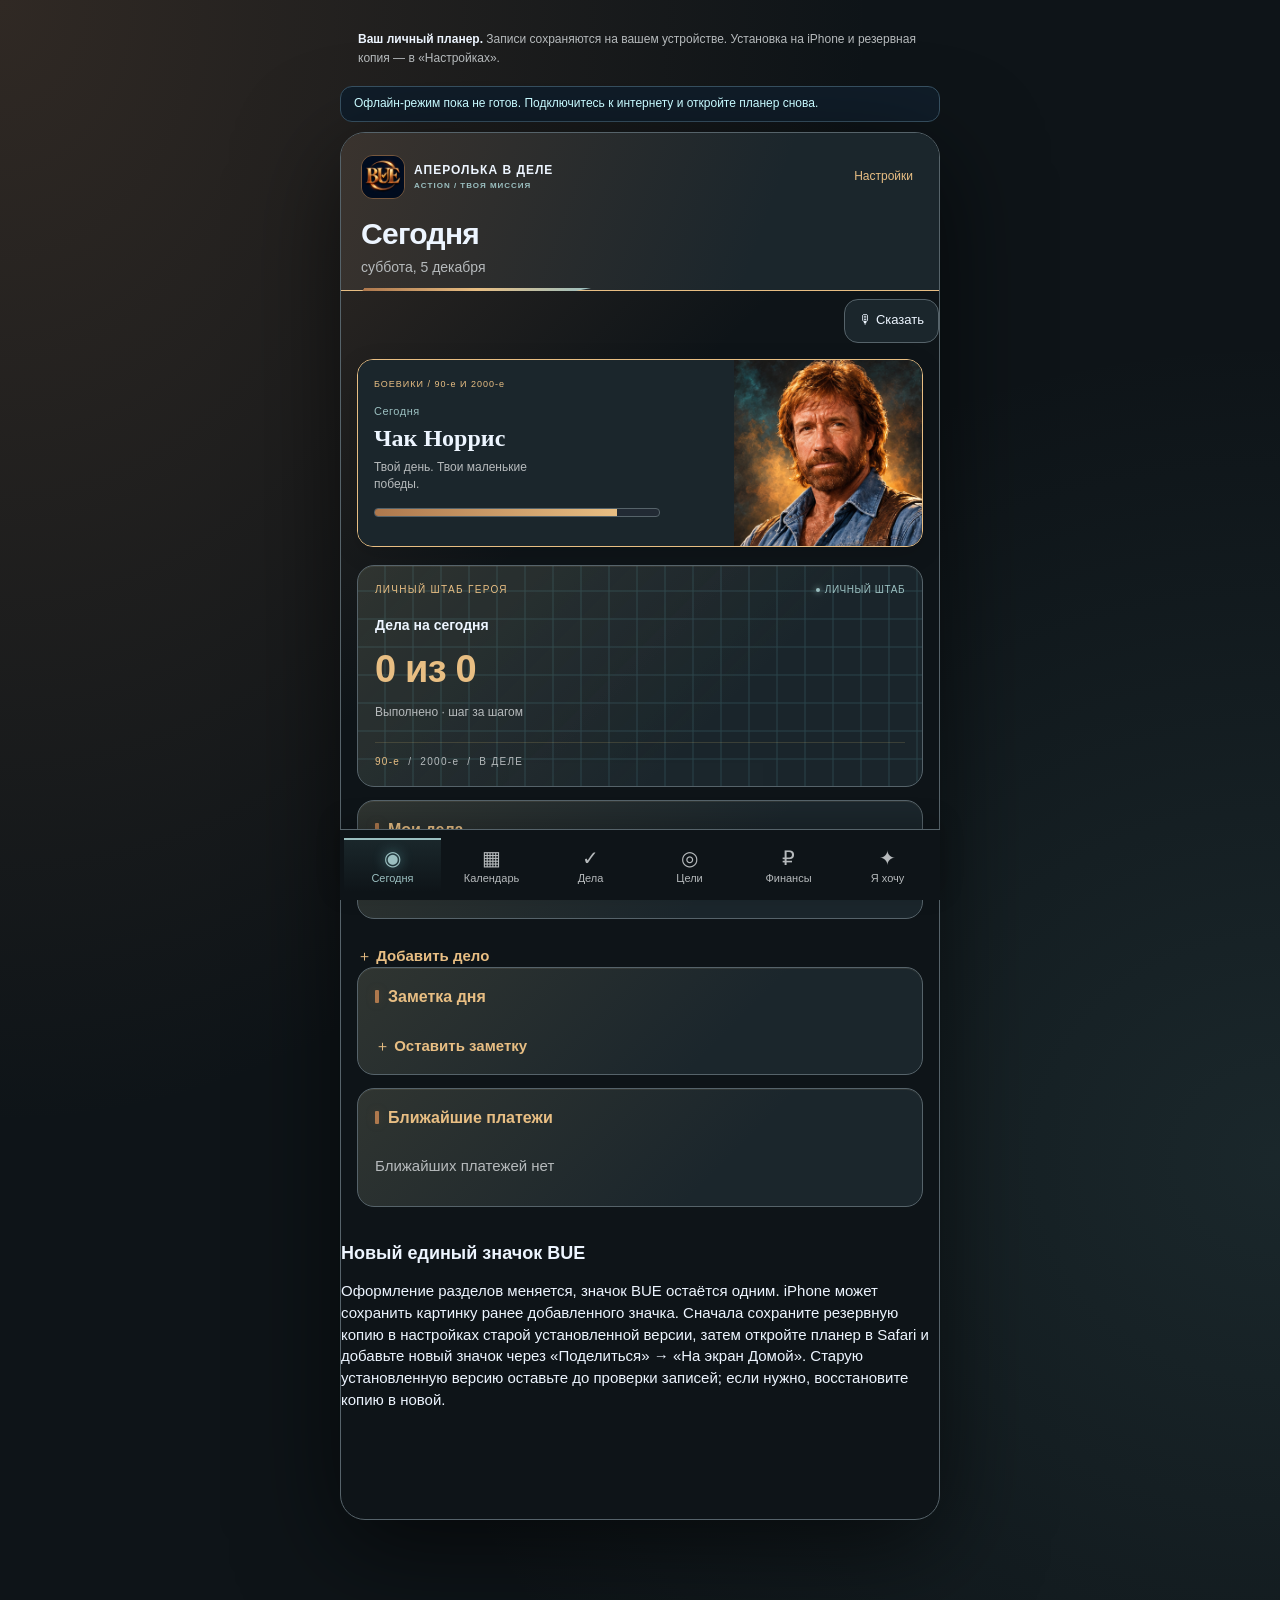
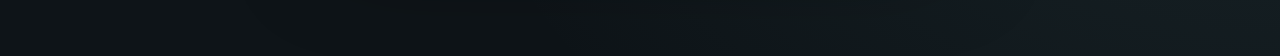
<file: site/aperolka/index.html>
<!doctype html>
<html lang="ru">
<head>
<base href="../">
<base href="">
<meta charset="utf-8"><meta name="viewport" content="width=device-width,initial-scale=1,viewport-fit=cover">
<title>Аперолька</title>

<meta name="apple-mobile-web-app-capable" content="yes">
<meta name="mobile-web-app-capable" content="yes">
<meta name="theme-color" content="#0d1520">







<style>
:root { color-scheme:light dark; --bg:light-dark(#eff0f6,#151620); --card:light-dark(#fff,#232533); --text:light-dark(#24213a,#f1eff9); --muted:light-dark(#6a667e,#b7b2ca); --line:light-dark(#e7e4ef,#38364a); --accent:light-dark(#6050c0,#b3a5ff); --soft:light-dark(#eeeafa,#34304f); --green:light-dark(#23734d,#75dba9); --red:light-dark(#af3a48,#fba2aa); }
* {box-sizing:border-box} body {margin:0;background:var(--bg);color:var(--text);font-family:-apple-system,BlinkMacSystemFont,"Segoe UI",sans-serif;font-size:calc(15px * var(--bue-font-scale,1));line-height:1.45} button,input,select,textarea {font:inherit;color:inherit} button {cursor:pointer} button:focus-visible,input:focus-visible,select:focus-visible,textarea:focus-visible {outline:3px solid var(--accent);outline-offset:3px} button {border:0;background:transparent} .notice {max-width:660px;margin:18px auto;padding:0 18px;color:var(--muted);font-size:calc(13px * var(--bue-font-scale,1))}.notice strong {color:var(--text)} .app {max-width:490px;margin:0 auto 24px;border-radius:25px;background:var(--bg);border:1px solid var(--line);overflow:hidden;box-shadow:0 20px 70px #00000012} header {padding:22px 20px 12px} .top {display:flex;align-items:center;justify-content:space-between;gap:12px} .brand {font-weight:650;font-size:calc(14px * var(--bue-font-scale,1));color:var(--accent);letter-spacing:.2px} .top button {padding:8px;color:var(--accent);border-radius:12px}.top button.active {background:var(--soft)} h1 {font-size:calc(30px * var(--bue-font-scale,1));line-height:1.15;margin:18px 0 6px;letter-spacing:-.7px} h2 {font-size:calc(18px * var(--bue-font-scale,1));margin:0 0 14px;font-weight:600} p {margin:0} .sub {color:var(--muted);font-size:calc(14px * var(--bue-font-scale,1))}.content {padding:12px 16px 20px;min-height:450px}.card {background:var(--card);border-radius:18px;padding:17px;margin-bottom:14px} .row {display:flex;gap:12px;align-items:center;padding:12px 0;border-bottom:1px solid var(--line)} .row:last-child {border:0}.detail {min-width:0;flex:1;text-align:left;overflow-wrap:anywhere}.title {display:block;font-weight:550}.meta {display:block;color:var(--muted);font-size:calc(12px * var(--bue-font-scale,1));margin-top:3px}.done .title {text-decoration:line-through;color:var(--muted)}.check {width:30px;height:30px;border:1.5px solid var(--muted);border-radius:50%;flex-shrink:0;padding:0;font-size:calc(18px * var(--bue-font-scale,1));line-height:28px}.check.yes {background:var(--accent);color:var(--card);border-color:var(--accent)}.tiny {font-size:calc(13px * var(--bue-font-scale,1));color:var(--muted);padding:8px 6px;flex-shrink:0}.primary {background:var(--accent);color:var(--card);border-radius:14px;padding:12px 16px;font-weight:600;min-height:44px}.add {display:block;width:100%;text-align:left;color:var(--accent);padding:13px 0 0;font-weight:550}.empty {color:var(--muted);padding:12px 0}.tabs {display:flex;justify-content:space-around;gap:2px;padding:12px 4px 14px;border-top:1px solid var(--line);background:var(--card)}.tabs button {flex:1;padding:4px 0;min-height:44px;color:var(--muted);font-size:calc(11px * var(--bue-font-scale,1))}.tabs b {display:block;font-size:calc(20px * var(--bue-font-scale,1));font-weight:400;margin-bottom:2px}.tabs button.active {color:var(--accent)}.segment {display:flex;border-radius:12px;background:var(--soft);padding:3px;margin-bottom:16px;gap:3px}.segment button {flex:1;border-radius:9px;padding:8px 5px;font-size:calc(13px * var(--bue-font-scale,1))}.segment .active {background:var(--card);color:var(--accent);box-shadow:0 1px 5px #00000010}.money {font-weight:600;white-space:nowrap}.positive {color:var(--green)}.negative {color:var(--red)}.summary {display:flex;justify-content:space-between;gap:12px;padding:9px 0;font-variant-numeric:tabular-nums}.hero {background:var(--soft)}.hero .value {font-size:calc(26px * var(--bue-font-scale,1));font-weight:650;color:var(--accent);margin:8px 0}.progress {height:7px;background:var(--soft);border-radius:10px;margin-top:12px}.progress div {background:var(--accent);height:7px;border-radius:10px}.calendar-top {display:flex;justify-content:space-between;align-items:center;gap:10px;margin-bottom:12px}.calendar-top button {min-width:44px;min-height:44px;color:var(--accent)}.calendar {display:grid;grid-template-columns:repeat(7,1fr);gap:4px;text-align:center}.calendar .weekday {color:var(--muted);font-size:calc(12px * var(--bue-font-scale,1));padding:5px 0}.calendar button {min-height:42px;border-radius:11px;position:relative}.calendar button.selected {background:var(--accent);color:var(--card)}.calendar button.faded {opacity:.45}.calendar button.dot:after {content:"";position:absolute;bottom:4px;left:calc(50% - 2px);width:4px;height:4px;background:var(--accent);border-radius:50%}.calendar button.selected.dot:after {background:var(--card)}.controls {display:flex;align-items:center;justify-content:space-between;gap:12px;margin-bottom:16px}.controls input,.controls select {width:auto;min-width:0}.note {white-space:pre-wrap;overflow-wrap:anywhere;max-width:100%} table {width:100%;border-collapse:collapse;font-size:calc(13px * var(--bue-font-scale,1));font-variant-numeric:tabular-nums} th,td {padding:10px 4px;border-bottom:1px solid var(--line);text-align:right} th:first-child,td:first-child {text-align:left} dialog {width:calc(100% - 28px);max-width:460px;max-height:90dvh;background:var(--card);color:var(--text);padding:24px;border:1px solid var(--line);border-radius:22px} dialog::backdrop {background:#00000060} label {display:block;font-size:calc(13px * var(--bue-font-scale,1));color:var(--muted);margin-top:13px} input,select,textarea {display:block;width:100%;padding:11px;border:1px solid var(--line);border-radius:10px;background:var(--bg);margin-top:5px;font-size:calc(16px * var(--bue-font-scale,1))} textarea {resize:vertical;min-height:80px}.inline {display:flex;gap:10px;align-items:center;font-size:calc(14px * var(--bue-font-scale,1));color:var(--text)}.inline input {width:20px;height:20px;margin:0}.actions {display:flex;gap:12px;justify-content:flex-end;margin-top:22px;align-items:center}.error {color:var(--red);padding-top:10px;font-size:calc(13px * var(--bue-font-scale,1))}.settings-button {display:block;width:100%;text-align:left;padding:14px 0;color:var(--accent);border-bottom:1px solid var(--line)}.small {font-size:calc(12px * var(--bue-font-scale,1));color:var(--muted);padding-top:8px}.feedback {color:var(--green);font-size:calc(13px * var(--bue-font-scale,1));margin-bottom:10px}.year-control {display:flex;justify-content:space-between;align-items:center}.year-control button {min-width:44px;min-height:44px;color:var(--accent)}[hidden] {display:none!important}@media(max-width:360px) {header {padding:18px 15px 10px}.content {padding:10px 10px 16px}.card {padding:14px}.money {font-size:calc(13px * var(--bue-font-scale,1))}.app {border-radius:0;border:0;margin-bottom:0}th,td {padding:8px 2px;font-size:calc(12px * var(--bue-font-scale,1))}}
/* Hero edition: armor red, titanium surfaces, gold controls and an arc reactor. */
:root {color-scheme:dark;--bg:#0c121b;--card:#141e2a;--text:#f3f1e9;--muted:#a9b4c4;--line:#2c3a4a;--accent:#f0cc7c;--soft:#222a34;--green:#86e0b6;--red:#ff8790;--reactor:#83e9f5;--armor:#a52b38}
body {background:radial-gradient(ellipse at 20% 0%,#51202c66,transparent 50%),radial-gradient(ellipse at 90% 65%,#154b5b44,transparent 55%),#080d14}
.app {border-color:#3a4352;border-radius:25px;background:linear-gradient(135deg,#31151c55,transparent 32%),var(--bg);box-shadow:0 24px 90px #0008}
header {position:relative;background:linear-gradient(120deg,#641e2966,transparent 65%);border-bottom:1px solid #f0cc7c26}
header:after {content:"";display:block;width:50px;height:3px;position:absolute;bottom:-2px;left:22px;background:var(--armor);box-shadow:58px 0 0 #f0cc7c;transform:skew(-35deg)}
.brand {display:flex;align-items:center;gap:9px;min-width:0;color:var(--text)}.brand-copy {display:flex;flex-direction:column;gap:2px}.brand-copy strong {font-size:calc(13px * var(--bue-font-scale,1));letter-spacing:1.8px;font-weight:650}.brand-copy small {font-size:calc(9px * var(--bue-font-scale,1));letter-spacing:1.6px;color:var(--accent)}
.helmet {position:relative;width:28px;height:33px;flex-shrink:0;background:linear-gradient(#dbaa5d,#f5d586 45%,#aa713b);clip-path:polygon(20% 0,80% 0,100% 22%,91% 76%,69% 100%,31% 100%,9% 76%,0 22%)}
.helmet:before {content:"";position:absolute;inset:0;background:#8b2632;clip-path:polygon(0 0,33% 0,24% 20%,20% 72%,35% 84%,65% 84%,80% 72%,76% 20%,67% 0,100% 0,100% 100%,0 100%)}
.helmet:after {content:"";position:absolute;left:5px;top:14px;width:8px;height:3px;background:#b6f7ff;box-shadow:10px 0 0 #b6f7ff,0 0 10px #83e9f5,10px 0 10px #83e9f5;transform:skewY(6deg)}
.top button {font-size:calc(12px * var(--bue-font-scale,1));color:var(--accent);padding:8px 6px}.top button.active {background:#81303d45}.card {border:1px solid var(--line);border-radius:15px;background:linear-gradient(135deg,#28334442,transparent 60%),var(--card);position:relative}.card h2 {font-size:calc(16px * var(--bue-font-scale,1));font-weight:600}.card h2:before {content:"";display:inline-block;width:4px;height:13px;border-radius:1px;background:var(--armor);margin-right:9px;vertical-align:-1px}
.hero {overflow:hidden;background:radial-gradient(ellipse at 78% 45%,#23637530,transparent 70%),linear-gradient(130deg,#44202a90,#141e2a 58%);border-color:#75404c}
.hero:before {content:"";position:absolute;inset:0;background-image:linear-gradient(#83e9f507 1px,transparent 1px),linear-gradient(90deg,#83e9f507 1px,transparent 1px);background-size:20px 20px;pointer-events:none}
.hero-top {display:flex;justify-content:space-between;align-items:center;font-size:calc(10px * var(--bue-font-scale,1));letter-spacing:1.3px;text-transform:uppercase;color:var(--accent);margin-bottom:18px;position:relative}.hero-top .ready {display:flex;align-items:center;gap:5px;color:var(--reactor);letter-spacing:.5px}.hero-top .ready:before {content:"";width:4px;height:4px;border-radius:50%;background:var(--reactor);box-shadow:0 0 6px var(--reactor)}
.hero-main {display:flex;align-items:center;justify-content:space-between;gap:15px;position:relative}.hero .value {color:var(--text);font-size:calc(32px * var(--bue-font-scale,1));letter-spacing:-.8px;margin:7px 0}.hero .sub {font-size:calc(12px * var(--bue-font-scale,1))}.hero .hero-label {font-size:calc(14px * var(--bue-font-scale,1));font-weight:600;color:var(--text)}
.reactor {width:110px;height:110px;flex:0 0 110px;border-radius:50%;position:relative;background:radial-gradient(circle,#c5faff16 0 30%,#0d222a 31% 47%,#8cebf7 48% 49%,#0e1b29 50% 63%,transparent 64%),conic-gradient(from -45deg,#87eaf5 0 17%,#314754 17% 22%,#87eaf5 22% 39%,#314754 39% 44%,#87eaf5 44% 61%,#314754 61% 66%,#87eaf5 66% 83%,#314754 83% 88%,#87eaf5 88% 100%);box-shadow:0 0 26px #78edff27,inset 0 0 12px #71e0ff35;border:4px solid #263c4a}
.reactor:before {content:"";position:absolute;inset:31px 25px 23px;background:linear-gradient(#d9ffff,#64dbe9);clip-path:polygon(0 0,100% 0,50% 100%);filter:drop-shadow(0 0 10px #83e9f5)}.reactor:after {content:"";position:absolute;inset:7px;border:1px solid #d2fcff55;border-radius:50%}
.squad {position:relative;display:flex;gap:8px;margin-top:20px;padding-top:12px;border-top:1px solid #f0cc7c26}.squad span {font-size:calc(10px * var(--bue-font-scale,1));letter-spacing:1.3px;color:var(--muted)}.squad span:first-child {color:var(--accent)}.squad span+span:before {content:"/";margin-right:8px;color:#667788}
.check {border-color:#718b9b}.check.yes {background:var(--reactor);border-color:var(--reactor);color:#10202c;box-shadow:0 0 12px #83e9f526}.primary {background:linear-gradient(120deg,#9e2938,#732331);color:#fff8ee;border:1px solid #df7a785c;box-shadow:0 6px 18px #74293828}.add {color:var(--accent)}.progress div {background:linear-gradient(90deg,#a73340,#f0cc7c)}.tabs {background:#0d1520;border-top-color:#3a4556}.tabs button.active {color:var(--reactor)}.tabs button.active b {text-shadow:0 0 14px #83e9f577}.segment {background:#0c1520;border:1px solid var(--line)}.segment .active {background:#63243070;color:var(--accent);box-shadow:inset 0 0 0 1px #b8586455}.calendar button.selected {background:#8d2d3c;color:#fff8ee}.calendar button.dot:after {background:var(--reactor)}.calendar button.selected.dot:after {background:var(--reactor)}input,select,textarea {background:#0b141e;border-color:#354354}dialog {background:#141e2a;border-color:#73505a;box-shadow:0 30px 120px #000b}dialog h2 {color:var(--accent)}.summary strong {font-variant-numeric:tabular-nums}
@media(max-width:360px) {.brand-copy strong {font-size:calc(12px * var(--bue-font-scale,1))}.brand-copy small {font-size:calc(8px * var(--bue-font-scale,1))}.top {gap:5px}.top button {font-size:calc(11px * var(--bue-font-scale,1));padding:8px 4px}.reactor {width:96px;height:96px;flex-basis:96px}.reactor:before {inset:26px 21px 19px}.hero .value {font-size:calc(28px * var(--bue-font-scale,1))}.hero-top {font-size:calc(9px * var(--bue-font-scale,1));letter-spacing:.7px}.app {border-radius:0;border:0}}
.mini-reactor {position:relative;display:block;width:32px;height:32px;border-radius:50%;flex:0 0 32px;border:2px solid #83e9f5;background:radial-gradient(circle,#192e40 0 52%,#83e9f5 54% 57%,#132637 60%);box-shadow:0 0 12px #83e9f538}.mini-reactor:after {content:"";position:absolute;inset:8px 6px 6px;background:#c7faff;clip-path:polygon(0 0,100% 0,50% 100%)}.reading-actions {display:flex;gap:12px;justify-content:space-between;padding-top:8px}.book-progress {margin:8px 0 5px}.book-progress div {background:linear-gradient(90deg,#288b9d,#83e9f5)}.tabs button {min-width:0}.reading-filter button {min-height:44px;font-size:calc(12px * var(--bue-font-scale,1))}.title {overflow-wrap:anywhere}
</style>
<meta name="description" content="Личный планер: календарь, дела, цели, месячный финансовый план и ваши желания.">
<meta name="apple-mobile-web-app-status-bar-style" content="black-translucent">
<style>
.offline-status {max-width:490px;margin:10px auto;padding:10px 16px;border:1px solid #385263;border-radius:12px;color:#c7faff;font-size:calc(13px * var(--bue-font-scale,1));background:#101d29}
.offline-status[data-ready="true"] {border-color:#3c7269;color:#bdebd7}
body {padding-top:max(12px,env(safe-area-inset-top));padding-bottom:max(12px,env(safe-area-inset-bottom))}
@media(display-mode:standalone) {.app {margin-top:0}.tabs {padding-bottom:max(8px,env(safe-area-inset-bottom))}}
</style>
<link rel="stylesheet" href="hero.css">
<link rel="stylesheet" href="themes.css">
<link rel="stylesheet" href="mk3-v12.css">
<link rel="stylesheet" href="ocr.css"><script src="ocr.js" defer></script>
<link rel="stylesheet" href="navigation-v14.css">
<script src="theme-portraits-v17.js"></script><link rel="stylesheet" href="theme-portraits-v17.css">
<link rel="stylesheet" href="voice-v20.css">
<script src="appearance-v20.js"></script>
<script src="voice-commands-v20.js"></script>
<script src="voice-v21.js" defer></script>
<meta name="apple-mobile-web-app-title" content="Планер BUE"><link rel="manifest" href="bue-v21.webmanifest"><link rel="apple-touch-icon" sizes="180x180" href="assets/bue-icon-180-v21.png"><link rel="icon" type="image/png" href="assets/bue-icon-192-v21.png"></head>
<body>
<p class="notice"><strong>Ваш личный планер.</strong> Записи сохраняются на вашем устройстве. Установка на iPhone и резервная копия — в «Настройках».</p>
<p id="offline-status" class="offline-status" role="status" aria-live="polite" data-ready="false">Подготовка к работе без интернета…</p>
<main class="app">
 <header><button type="button" id="settings-back" class="settings-back" aria-label="Назад в предыдущий раздел" hidden><span aria-hidden="true">←</span> Назад</button><div class="top"><span class="brand"><img class="helmet-logo" src="assets/bue-icon-192-v21.png" alt="Значок BUE"><span class="brand-copy"><strong>АПЕРОЛЬКА В ДЕЛЕ</strong><small>STARK / PERSONAL HQ</small></span></span><div><button type="button" id="settings" aria-label="Настройки">Настройки</button></div></div><h1 id="screen-title">Сегодня</h1><p class="sub" id="screen-sub"></p></header>
<div class="voice-toolbar"><button type="button" data-voice-open aria-label="Добавить запись голосом">🎙 Сказать</button></div>
<section id="mk-fighter" class="mk-fighter" hidden aria-label="Боец этого раздела">
<div class="mk-fighter-copy"><span class="mk-edition">ULTIMATE / KOMBAT 3</span><span id="mk-round" class="mk-round">ROUND 01</span><strong id="mk-name">Скорпион</strong><p id="mk-motto">Твой день. Твоя победа.</p><span class="mk-health" aria-hidden="true"><i></i></span></div>
<div id="mk-portrait" class="mk-portrait" role="img" aria-label="Скорпион"></div>
</section>
 <section class="content" id="content" aria-live="polite"></section>
 <nav class="tabs" aria-label="Разделы приложения"><button type="button" data-tab="today"><b aria-hidden="true">◉</b>Сегодня</button><button type="button" data-tab="calendar"><b aria-hidden="true">▦</b>Календарь</button><button type="button" data-tab="tasks"><b aria-hidden="true">✓</b>Дела</button><button type="button" data-tab="goals"><b aria-hidden="true">◎</b>Цели</button><button type="button" data-tab="money"><b aria-hidden="true">₽</b>Финансы</button><button type="button" data-tab="wishes"><b aria-hidden="true">✦</b>Я хочу</button></nav>
<section><h2>Новый единый значок BUE</h2><p>Оформление разделов меняется, значок BUE остаётся одним. iPhone может сохранить картинку ранее добавленного значка. Сначала сохраните резервную копию в настройках старой установленной версии, затем откройте планер в Safari и добавьте новый значок через «Поделиться» → «На экран Домой». Старую установленную версию оставьте до проверки записей; если нужно, восстановите копию в новой.</p></section></main>
<dialog id="budget-alert" aria-labelledby="budget-alert-title"><h2 id="budget-alert-title">Расходы превысили доходы</h2><p id="budget-alert-text" class="small"></p><div class="actions"><button type="button" class="primary" id="budget-add-income">Добавить доход</button><button type="button" id="budget-skip">Пропустить</button></div></dialog>
<dialog id="editor" aria-labelledby="editor-title"><form id="editor-form"><h2 id="editor-title"></h2><div id="fields"></div><p class="error" id="form-error" role="alert"></p><div class="actions"><button type="button" id="cancel">Отмена</button><button class="primary" type="submit">Сохранить</button></div></form></dialog>
<input type="file" id="import-file" accept="application/json,.json" hidden>
<script>
(() => {
 'use strict';
 const $ = id => document.getElementById(id), keyName='myday-ios-preview-v1';
 const today = new Date(), currencyNames={RUB:'₽',USD:'$',EUR:'€'};
 const iso = value => new Date(value).toISOString().replace(/\.\d{3}Z$/, 'Z');
 const dayKey = value => { const d=new Date(value);return `${d.getFullYear()}-${String(d.getMonth()+1).padStart(2,'0')}-${String(d.getDate()).padStart(2,'0')}`; };
 const fromDay = value => iso(value+'T12:00:00');
 const shortDate = value => new Intl.DateTimeFormat('ru',{day:'numeric',month:'short'}).format(new Date(value));
 const money = value => new Intl.NumberFormat('ru',{style:'currency',currency:data.currency,maximumFractionDigits:2}).format(value/100);
 const escape = value => String(value??'').replace(/[&<>"']/g,c=>({'&':'&amp;','<':'&lt;','>':'&gt;','"':'&quot;',"'":'&#39;'}[c]));
 const THEMES={
   action90s:{title:'Боевики 90-х и 2000-х',description:'Любимые герои боевиков — в каждом разделе свой',asset:'action90s-portraits-v16.png',label:'ACTION / ТВОЯ МИССИЯ',tags:['90-е','2000-е','В ДЕЛЕ']},

   mk3:{title:'Ultimate Mortal Kombat 3',description:'Ретро-аркада: в каждом разделе свой боец',asset:'mk3-fighters-v12.png',label:'UMK3 / ТВОЯ АРЕНА',tags:['ULTIMATE','LIFE KOMBAT','В ДЕЛЕ']},
   ironman:{title:'Железный человек',description:'Красная броня, золото и голубое свечение',asset:'movie-portraits-v17/ironman.jpg',label:'STARK / ЛИЧНЫЙ ШТАБ',tags:['STARK','БРОНЯ','В ДЕЛЕ']},
   thanos:{title:'Танос',description:'Фиолетовый космос, золото и Камни Бесконечности',asset:'movie-portraits-v17/thanos.jpg',label:'INFINITY / ЛИЧНЫЙ ШТАБ',tags:['ТАНОС','БЕСКОНЕЧНОСТЬ','В ДЕЛЕ']},
   guardians:{title:'Стражи Галактики',description:'Звёзды, космический корабль и тёплый ретро-стиль',asset:'movie-portraits-v17/starlord.jpg',label:'GALAXY / ЛИЧНЫЙ ШТАБ',tags:['СТРАЖИ','ГАЛАКТИКА','В ДЕЛЕ']},
   'deadpool-wolverine':{title:'Дэдпул и Росомаха',description:'Красный и жёлтый, две маски и следы когтей',asset:'movie-portraits-v17/deadpool.jpg',label:'DUO / ЛИЧНЫЙ ШТАБ',tags:['ДЭДПУЛ','РОСОМАХА','В ДЕЛЕ']},
   gentle:{title:'Нежный',description:'Пионы, молочный фон, розовая пастель и мягкий свет',asset:'gentle-portraits-v17.png',label:'НЕЖНО / В СВОЁМ РИТМЕ',tags:['НЕЖНОСТЬ','ЗАБОТА','В ДЕЛЕ']},
   loki:{title:'Локи',description:'Изумрудный зелёный, золото и рогатый шлем',asset:'movie-portraits-v17/loki.jpg',label:'ASGARD / ЛИЧНЫЙ ШТАБ',tags:['ЛОКИ','АСГАРД','В ДЕЛЕ']}
 };

 const MK_FIGHTERS={
   today:{name:'Скорпион',id:'scorpion',tile:0,color:'#ffd15b',motto:'Твой день. Твоя победа.',round:'01'},
   tasks:{name:'Лю Кан',id:'liu-kang',tile:2,color:'#ff7760',motto:'Одно дело — ещё один шаг вперёд.',round:'02'},
   calendar:{name:'Саб-Зиро',id:'sub-zero',tile:1,color:'#71d2ff',motto:'Держи планы под контролем.',round:'03'},
   goals:{name:'Райден',id:'raiden',tile:3,color:'#b9a8ff',motto:'Большая цель начинается сегодня.',round:'04'},
   money:{name:'Джонни Кейдж',id:'johnny-cage',tile:5,color:'#9cef89',motto:'Каждому доходу — своё место.',round:'05'},
   wishes:{name:'Китана',id:'kitana',tile:4,color:'#87acff',motto:'Выбирай, что хочется попробовать.',round:'06'},
   reading:{name:'Кунг Лао',id:'kung-lao',tile:8,color:'#ffca84',motto:'Новая глава. Новое приключение.',round:'07'},
   watch:{name:'Соня Блейд',id:'sonya',tile:7,color:'#b5e781',motto:'Твоя следующая история.',round:'08'},
   recipes:{name:'Синдел',id:'sindel',tile:9,color:'#d9a6ff',motto:'Добавь вкус в свои планы.',round:'09'},
   settings:{name:'Шао Кан',id:'shao-kahn',tile:6,color:'#ff8b7e',motto:'Твоя арена. Твои правила.',round:'10'}
 };
 function applyKombatTheme(key){
   const panel=$('mk-fighter');panel.hidden=key!=='mk3';
   document.documentElement.removeAttribute('data-mk-fighter');
   document.documentElement.style.removeProperty('--fighter-color');
   if(key!=='mk3')return;
   const fighter=MK_FIGHTERS[tab==='wishes'?wishKind:tab]||MK_FIGHTERS.today;
   document.documentElement.dataset.mkFighter=fighter.id;
   document.documentElement.style.setProperty('--fighter-color',fighter.color);
   const portrait=$('mk-portrait');portrait.style.backgroundPosition=`${(fighter.tile%4)/3*100}% ${Math.floor(fighter.tile/4)/2*100}%`;
   portrait.setAttribute('aria-label',fighter.name);portrait.dataset.fighter=fighter.id;
   $('mk-name').textContent=fighter.name;$('mk-motto').textContent=fighter.motto;$('mk-round').textContent='ROUND '+fighter.round;
   document.querySelector('.brand-copy small').textContent='UMK3 / '+fighter.name.toUpperCase();
   document.querySelectorAll('.mission-label').forEach(node=>node.textContent=tab==='money'?'KOMBAT / ФИНАНСОВЫЙ ПЛАН':'KOMBAT / ТВОЯ КОЛЛЕКЦИЯ');
   const title=document.querySelector('.hero-top>span');if(title)title.textContent='Арена дня';
   const ready=document.querySelector('.hero-top .ready');if(ready)ready.textContent='Готов к раунду';
 }

 function applyTheme(){
   const key=Object.hasOwn(THEMES,data.theme)?data.theme:'action90s',theme=THEMES[key];
   document.documentElement.dataset.theme=key;document.querySelector('meta[name="apple-mobile-web-app-status-bar-style"]').setAttribute('content',key==='gentle'?'default':'black-translucent');
   document.querySelector('.brand-copy small').textContent=theme.label;
   document.querySelector('meta[name="theme-color"]').setAttribute('content',({ironman:'#080d17',thanos:'#0f0b1a',guardians:'#0b0e24','deadpool-wolverine':'#121216',loki:'#071610',gentle:'#faf5f3',mk3:'#110b15',action90s:'#0e1418'})[key]);
   const emblem=document.querySelector('.hero-helmet');if(emblem)emblem.src='assets/'+theme.asset;
   const heroTitle=document.querySelector('.hero-top>span');if(heroTitle)heroTitle.textContent=key==='gentle'?'Мой тихий уголок':'Личный штаб героя';const ready=document.querySelector('.hero-top .ready');if(ready)ready.textContent=key==='gentle'?'Для себя':'Личный штаб';
   const squad=document.querySelector('.squad');if(squad){squad.setAttribute('aria-label',theme.title);squad.querySelectorAll('span').forEach((node,i)=>node.textContent=theme.tags[i]);}
   applyKombatTheme(key);window.PlannerPortraits.apply(key,tab,wishKind);
 }
 function themePicker(){return card('Стиль приложения',`<p class="small">Выберите своё оформление. Оформление меняется во всех разделах.</p><div class="theme-grid" role="group" aria-label="Темы приложения">${Object.entries(THEMES).map(([key,theme])=>`<button type="button" class="theme-choice" data-theme-select="${key}" aria-pressed="${data.theme===key}"><span class="theme-preview"><img src="assets/${theme.asset}" alt="" class="${['mk3','action90s','gentle'].includes(key)?'theme-atlas-thumb':''}"></span><div><strong>${escape(theme.title)}</strong><small>${escape(theme.description)}</small></div></button>`).join('')}</div><p class="theme-tip">Выбор сохраняется на этом устройстве и в резервной копии. Все темы работают офлайн после первой загрузки. Иконка на главном экране всегда — шлем Железного человека.</p>`);}
 const emptyData = () => ({schemaVersion:3,theme:'action90s',tasks:[],notes:[],goals:[],watch:[],reading:[],recipes:[],money:[],monthlyPlans:{},currency:'RUB'});
 let data=emptyData(), persistenceError='';
 try { const stored=localStorage.getItem(keyName);if(stored){const parsed=JSON.parse(stored);validate(parsed);data=parsed;} } catch(e) {persistenceError='Не удалось прочитать записи браузера. Сохранённые данные не перезаписаны.';}
 let settingsReturnTab='today', settingsReturnScroll=0;
 let tab='today', selected=dayKey(today), month=new Date(today.getFullYear(),today.getMonth(),1), year=today.getFullYear(), period='month', groupDate=true, showWatched=false, readingStatus='planned', wishKind='reading', wishDone={reading:false,watch:false,recipes:false}, financeMode='plan', planGroup='date', currentEdit=null, feedback='';
 function validate(state) {
   if (!state || ![1,2,3].includes(state.schemaVersion) || !['RUB','USD','EUR'].includes(state.currency)) throw Error('Неподдерживаемая копия.');
   if(state.schemaVersion===1){state.reading=[];state.schemaVersion=2;}
   if(state.schemaVersion===2){state.recipes=[];state.monthlyPlans={};state.schemaVersion=3;}
   if(!Object.hasOwn(THEMES,state.theme))state.theme='action90s';
   for(const kind of ['tasks','notes','goals','watch','reading','recipes','money']) {if(!Array.isArray(state[kind])||new Set(state[kind].map(x=>x.id)).size!==state[kind].length)throw Error('Повреждённые записи.');for(const item of state[kind]){if(typeof item.id!=='string')throw Error('Нет идентификатора.');}}
   for(const item of state.money)if(!Number.isSafeInteger(item.amountMinor)||item.amountMinor<=0||item.amountMinor>100000000000000||!['income','expense'].includes(item.kind)||!['planned','confirmed','absent'].includes(item.status)||!Number.isFinite(new Date(item.date).getTime()))throw Error('Некорректная финансовая запись.');
   for(const item of state.tasks)if(!Array.isArray(item.completedDays)||typeof item.daily!=='boolean'||typeof item.completed!=='boolean')throw Error('Некорректное дело.');
   validatePlanFields(state);
   for(const item of state.reading)if(!['planned','reading','finished'].includes(item.status)||!Number.isInteger(item.totalPages)||!Number.isInteger(item.pagesRead)||item.totalPages<0||item.totalPages>1000000||item.pagesRead<0||item.pagesRead>1000000||(item.totalPages>0&&item.pagesRead>item.totalPages))throw Error('Некорректный прогресс чтения.');
 }
 function validatePlanFields(state) {
   if(!state.monthlyPlans||typeof state.monthlyPlans!=='object'||Array.isArray(state.monthlyPlans))throw Error('Некорректный месячный план.');
   for(const [month,meta] of Object.entries(state.monthlyPlans))if(!/^\d{4}-(0[1-9]|1[0-2])$/.test(month)||!meta||!Number.isSafeInteger(meta.openingMinor)||Math.abs(meta.openingMinor)>100000000000000||typeof meta.note!=='string')throw Error('Некорректный остаток или месяц.');
   for(const recipe of state.recipes)if(typeof recipe.title!=='string'||typeof recipe.note!=='string'||typeof recipe.completed!=='boolean')throw Error('Некорректный рецепт.');
   for(const x of state.money)if(x.planSpan!=null&&!['day','week'].includes(x.planSpan))throw Error('Некорректный период операции.');
   for(const x of state.money)if(x.planSpan==='week'&&(!x.planEnd||!Number.isFinite(new Date(x.planEnd).getTime())||x.planEnd<x.date||dayKey(x.planEnd).slice(0,7)!==dayKey(x.date).slice(0,7)))throw Error('Неделя должна быть в одном месяце.');
 }
 function save() { if(persistenceError)throw Error(persistenceError);validate(data);localStorage.setItem(keyName,JSON.stringify(data)); }
 function active(kind) {return data[kind].filter(x=>!x.deletedAt);}
 function done(task,day=dayKey(today)){return task.daily?task.completedDays.includes(day):task.completed;}
 function appears(task,day){return task.daily||(task.date&&dayKey(task.date)===day);}
 function mutation(change) { const before=JSON.stringify(data);try {change();save();render();warnBudget(JSON.parse(before).money);}catch(e){data=JSON.parse(before);feedback='Ошибка сохранения: '+e.message;render();} }
 function heading(title,sub=''){ $('screen-title').textContent=title;$('screen-sub').textContent=sub; }
 function empty(text) {return `<p class="empty">${escape(text)}</p>`;}
 function card(title,content) {return `<div class="card">${title?`<h2>${escape(title)}</h2>`:''}${content}</div>`;}
 function addButton(kind,label,day=selected) {return `<button type="button" class="add" data-add="${kind}" data-day="${day}">＋ ${escape(label)}</button>`;}
 function taskRow(task,day) {const checked=done(task,day);return `<div class="row ${checked?'done':''}"><button type="button" class="check ${checked?'yes':''}" data-check="${task.id}" data-day="${day}" aria-label="${checked?'Вернуть в работу':'Выполнить'}: ${escape(task.title)}">${checked?'✓':''}</button><button type="button" class="detail" data-edit="tasks" data-id="${task.id}"><span class="title">${escape(task.title)}</span><span class="meta">${task.daily?'Каждый день':task.date?shortDate(task.date):'Без даты'} · ${escape(task.list)}</span></button><button type="button" class="tiny" data-delete="tasks" data-id="${task.id}" aria-label="Удалить дело">×</button></div>`;}
 function noteRow(note){return `<div class="row"><button type="button" class="detail note" data-edit="notes" data-id="${note.id}">${escape(note.text)}</button><button type="button" class="tiny" data-delete="notes" data-id="${note.id}" aria-label="Удалить заметку">×</button></div>`;}
 function moneyRow(item) {return `<div class="row"><div class="detail"><button type="button" class="detail" data-edit="money" data-id="${item.id}"><span class="title">${escape(item.title)}</span><span class="meta">${shortDate(item.date)} · ${escape(item.category)}${item.mandatory?' · Обязательный':''}</span></button><span class="meta">${({planned:'Запланировано',confirmed:'Состоялось',absent:'Не состоялось'})[item.status]}</span>${item.status==='planned'?`<div><button class="tiny positive" type="button" data-status="confirmed" data-id="${item.id}">${item.kind==='income'?'Получено':'Оплачено'}</button><button class="tiny" type="button" data-status="absent" data-id="${item.id}">Не состоялось</button></div>`:''}</div><span class="money ${item.kind==='income'?'positive':''}">${item.kind==='income'?'+':'−'}${money(item.amountMinor)}</span><button type="button" class="tiny" data-delete="money" data-id="${item.id}" aria-label="Удалить запись">×</button></div>`;}
 function periodRange() {const d=new Date(selected+'T12:00:00'),start=new Date(d.getFullYear(),d.getMonth(),d.getDate()),end=new Date(start);if(period==='day'){end.setDate(end.getDate()+1);}if(period==='week'){start.setDate(start.getDate()-(start.getDay()+6)%7);end.setTime(start.getTime());end.setDate(end.getDate()+7);}if(period==='month'){start.setDate(1);end.setTime(start.getTime());end.setMonth(end.getMonth()+1);}if(period==='year'){start.setMonth(0,1);end.setTime(start.getTime());end.setFullYear(end.getFullYear()+1);}return[start,end];}
 function totals(entries) {return entries.reduce((sum,item)=>{if(item.status!=='absent')sum[(item.status==='planned'?'planned':'')+(item.kind==='income'?'Income':'Expense')]+=item.amountMinor;return sum;},{Income:0,Expense:0,plannedIncome:0,plannedExpense:0});}
 function renderToday() {
   heading('Сегодня',new Intl.DateTimeFormat('ru',{weekday:'long',day:'numeric',month:'long'}).format(today));const day=dayKey(today),tasks=active('tasks').filter(x=>appears(x,day)),completed=tasks.filter(x=>done(x,day)).length;
   const end=new Date(today);end.setDate(end.getDate()+7);end.setHours(0,0,0,0);
   const payments=active('money').filter(x=>x.status==='planned'&&new Date(x.date)<end).sort((a,b)=>a.date.localeCompare(b.date));
   return `<div class="card hero"><div class="hero-top"><span>Личный штаб героя</span><span class="ready">Личный штаб</span></div><div class="hero-main"><div><p class="hero-label">Дела на сегодня</p><p class="value">${completed} из ${tasks.length}</p><p class="sub">Выполнено · шаг за шагом</p></div><img class="hero-helmet" src="assets/ironman-reference-v05.png" alt=""></div><div class="squad" aria-label="Тема Железного человека и Мстителей"><span>STARK</span><span>AVENGERS</span><span>ASSEMBLE</span></div></div>`+card('Мои дела',tasks.map(x=>taskRow(x,day)).join('')||empty('Сегодня пока свободно'))+addButton('tasks','Добавить дело',day)+card('Заметка дня',active('notes').filter(x=>dayKey(x.date)===day).map(noteRow).join('')+addButton('notes','Оставить заметку',day))+card('Ближайшие платежи',payments.slice(0,6).map(moneyRow).join('')||empty('Ближайших платежей нет'));
 }
 function renderTasks(){heading('Мои дела','По датам или собственным спискам');const tasks=active('tasks'),groups={};tasks.forEach(x=>{const key=groupDate?(x.daily?'Каждый день':x.date?dayKey(x.date):'Без даты'):x.list;(groups[key]??=[]).push(x);});return `<div class="segment"><button type="button" data-group="date" class="${groupDate?'active':''}">По датам</button><button type="button" data-group="list" class="${!groupDate?'active':''}">По спискам</button></div>`+Object.keys(groups).sort().map(key=>card(key,groups[key].map(x=>taskRow(x,dayKey(today))).join(''))).join('')+(tasks.length?'':card('',empty('Добавьте первое дело')))+addButton('tasks','Добавить дело');}
 function renderCalendar(){heading('Календарь','Ваши планы и заметки по дням');const first=new Date(month),start=new Date(first);start.setDate(1-(first.getDay()+6)%7);let grid=['Пн','Вт','Ср','Чт','Пт','Сб','Вс'].map(x=>`<span class="weekday">${x}</span>`).join('');for(let i=0;i<42;i++){const day=new Date(start);day.setDate(start.getDate()+i);const key=dayKey(day),dot=active('notes').some(x=>dayKey(x.date)===key)||active('money').some(x=>dayKey(x.date)===key)||active('tasks').some(x=>!x.daily&&appears(x,key));grid+=`<button type="button" data-day-select="${key}" class="${key===selected?'selected ':''}${day.getMonth()!==month.getMonth()?'faded ':''}${dot?'dot':''}" aria-label="${escape(shortDate(day))}" aria-pressed="${key===selected}">${day.getDate()}</button>`;}const content=active('tasks').filter(x=>appears(x,selected)).map(x=>taskRow(x,selected)).join('')+active('notes').filter(x=>dayKey(x.date)===selected).map(noteRow).join('')+active('money').filter(x=>dayKey(x.date)===selected).map(moneyRow).join('');return card('',`<div class="calendar-top"><button type="button" data-month="-1" aria-label="Предыдущий месяц">‹</button><strong>${new Intl.DateTimeFormat('ru',{month:'long',year:'numeric'}).format(month)}</strong><button type="button" data-month="1" aria-label="Следующий месяц">›</button></div><div class="calendar">${grid}</div>`)+card(shortDate(selected+'T12:00:00'),content||empty('Записей пока нет'))+card('',addButton('tasks','Дело на этот день')+addButton('notes','Комментарий к дню')+addButton('money','Доход или расход'));}
 function goalLabel(goal){if(goal.period==='year')return new Date(goal.start).getFullYear()+' год';if(goal.period==='month')return new Intl.DateTimeFormat('ru',{month:'long',year:'numeric'}).format(new Date(goal.start));if(goal.period==='range')return shortDate(goal.start)+' — '+shortDate(goal.end);return shortDate(goal.start);}
 function renderGoals(){heading('Мои цели','План на год, месяц или свой период');const goals=active('goals').filter(x=>{const a=new Date(x.start).getFullYear(),b=x.period==='range'?new Date(x.end).getFullYear():a;return a<=year&&b>=year;});return card('',`<div class="year-control"><button type="button" data-year="-1" aria-label="Предыдущий год">‹</button><strong>${year} год</strong><button type="button" data-year="1" aria-label="Следующий год">›</button></div>`)+goals.map(x=>card('',`<div class="row"><button type="button" class="detail" data-edit="goals" data-id="${x.id}"><span class="title">${escape(x.title)}</span><span class="meta">${escape(goalLabel(x))}</span><span class="meta">${escape(x.note)}</span></button><strong>${x.progress}%</strong><button type="button" class="tiny" data-delete="goals" data-id="${x.id}" aria-label="Удалить цель">×</button></div><div class="progress" role="progressbar" aria-valuemin="0" aria-valuemax="100" aria-valuenow="${x.progress}" aria-label="Выполнение цели"><div style="width:${x.progress}%"></div></div><button type="button" class="add" data-goal-done="${x.id}">${x.progress===100?'Вернуть в работу':'✓ Цель достигнута'}</button>`)).join('')+(goals.length?'':card('',empty('Чего хотите достичь в этом году?')))+addButton('goals','Добавить цель');}
 function wishCompleted(kind,item){return kind==='reading'?item.status==='finished':kind==='watch'?item.watched:item.completed;}
 function renderWishes(){
   heading('Я хочу','Маленькие желания. Большие приключения.');
   const categories=[['reading','Книги','▤'],['watch','Фильмы','▷'],['recipes','Рецепты','♨']], completed=wishDone[wishKind];
   const items=active(wishKind).filter(x=>wishCompleted(wishKind,x)===completed);
   const label=wishKind==='reading'?'книгу':wishKind==='watch'?'фильм или сериал':'рецепт';
   return `<p class="mission-label">Личный архив / ваши желания</p><div class="wishes-tabs" role="group" aria-label="Списки желаний">${categories.map(([kind,title,icon])=>`<button type="button" data-wish-kind="${kind}" class="${wishKind===kind?'active':''}" aria-pressed="${wishKind===kind}"><span aria-hidden="true">${icon}</span>${title}<small class="wish-count">${active(kind).filter(x=>!wishCompleted(kind,x)).length} в планах</small></button>`).join('')}</div><div class="segment"><button type="button" data-wish-done="false" class="${!completed?'active':''}">Хочу</button><button type="button" data-wish-done="true" class="${completed?'active':''}">Выполнено</button></div>`+card('',items.map(x=>`<div class="row ${completed?'done':''}"><button type="button" class="check ${completed?'yes':''}" data-wish-check="${x.id}" data-kind="${wishKind}" aria-label="${completed?'Вернуть в желания':'Отметить выполнение'}: ${escape(x.title)}">${completed?'✓':''}</button><button type="button" class="detail" data-edit="${wishKind}" data-id="${x.id}"><span class="title">${escape(x.title)}</span>${wishKind==='reading'&&x.author?`<span class="meta">${escape(x.author)}</span>`:''}${wishKind==='watch'?`<span class="meta">${x.kind==='series'?'Сериал':'Фильм'}</span>`:''}<span class="wish-description">${escape(x.note)}</span></button><button type="button" class="tiny" data-delete="${wishKind}" data-id="${x.id}" aria-label="Удалить из желаний">×</button></div>`).join('')||empty(completed?'Пока нет выполненных желаний':'Добавьте '+label+' — сохраните то, что хочется попробовать.'))+addButton(wishKind,'Добавить '+label);
 }
 function parseSignedMoney(input){const text=String(input).replace(/[ \u00a0]/g,'').replace(',','.');if(/^-?0(?:\.0{1,2})?$/.test(text))return 0;const negative=text.startsWith('-'),amount=parseMoney(negative?text.slice(1):text);return amount===null?null:negative?-amount:amount;}
 function monthlyTotals(items,opening=0){const result={plannedIncome:0,plannedExpense:0,actualIncome:0,actualExpense:0};for(const x of items){result[x.kind==='income'?'plannedIncome':'plannedExpense']+=x.amountMinor;if(x.status==='confirmed')result[x.kind==='income'?'actualIncome':'actualExpense']+=x.amountMinor;}result.net=result.plannedIncome-result.plannedExpense;result.closing=opening+result.net;result.actualClosing=opening+result.actualIncome-result.actualExpense;return result;}
 function monthEntries(){return active('money').filter(x=>dayKey(x.date).slice(0,7)===selected.slice(0,7)).sort((a,b)=>a.date.localeCompare(b.date));}
 function planDateLabel(x){return x.planSpan==='week'&&x.planEnd?shortDate(x.date)+' — '+shortDate(x.planEnd):shortDate(x.date);}
 function planRows(items){let week=null;return items.map(x=>{const next=Math.ceil(new Date(x.date).getDate()/7);let group='';if(planGroup==='week'&&week!==next){week=next;group=`<tr class="week-row"><td colspan="5">Неделя ${week} · ${1+(week-1)*7}–${Math.min(week*7,new Date(new Date(x.date).getFullYear(),new Date(x.date).getMonth()+1,0).getDate())} число</td></tr>`;}return group+`<tr data-plan-row="${x.id}"><td><button type="button" class="article" data-edit="money" data-id="${x.id}">${escape(x.title)}</button>${x.mandatory?'<span class="mandatory-tag">Обязательный</span>':''}<button type="button" class="tiny" data-delete="money" data-id="${x.id}" aria-label="Удалить финансовую запись">×</button></td><td>${escape(planDateLabel(x))}</td><td class="money-cell">${money(x.amountMinor)}</td><td class="note-cell">${escape(x.note)}</td><td><div class="plan-status"><button type="button" data-status="confirmed" data-id="${x.id}" class="${x.status==='confirmed'?'selected-yes':''}" aria-label="Сошлось: ${escape(x.title)}" aria-pressed="${x.status==='confirmed'}">✓</button><button type="button" data-status="absent" data-id="${x.id}" class="${x.status==='absent'?'selected-no':''}" aria-label="Не сошлось: ${escape(x.title)}" aria-pressed="${x.status==='absent'}">×</button><button type="button" data-status="planned" data-id="${x.id}" aria-label="Вернуть в план: ${escape(x.title)}">↺</button></div><small class="status-caption">${({planned:'В плане',confirmed:'Сошлось',absent:'Не сошлось'})[x.status]}</small></td></tr>`;}).join('');}
 function planTable(title,items,amount){return card(title,`<div class="table-scroll" tabindex="0" role="region" aria-label="${escape(title)}: прокручиваемая таблица"><table class="plan-table"><thead><tr><th scope="col">Статья</th><th scope="col">Дата / неделя</th><th scope="col">Сумма</th><th scope="col">Примечание</th><th scope="col">Результат</th></tr></thead><tbody>${items.length?planRows(items):'<tr><td colspan="5" class="table-empty">Пока нет записей в этом месяце</td></tr>'}<tr class="total-row"><td colspan="2">Итого по плану</td><td class="money-cell">${money(amount)}</td><td colspan="2"></td></tr></tbody></table></div>`);}
 function renderMonthlyPlan(){
   const key=selected.slice(0,7),meta=data.monthlyPlans[key]||{openingMinor:0,note:''},items=monthEntries(),sum=monthlyTotals(items,meta.openingMinor),incomes=items.filter(x=>x.kind==='income'),expenses=items.filter(x=>x.kind==='expense'),label=new Intl.DateTimeFormat('ru',{month:'long',year:'numeric'}).format(new Date(key+'-01T12:00:00'));
   return card('',`<p class="mission-label">STARK / FINANCE CONTROL</p><div class="plan-header"><button type="button" data-plan-move="-1" aria-label="Предыдущий месяц плана">‹</button><strong class="plan-heading">${escape(label)}</strong><button type="button" data-plan-move="1" aria-label="Следующий месяц плана">›</button></div><label>Выбрать месяц<input id="plan-month" type="month" value="${key}"></label>${meta.note?`<p class="month-note">${escape(meta.note)}</p>`:''}`)+`<div class="segment"><button type="button" data-plan-group="date" class="${planGroup==='date'?'active':''}">По датам</button><button type="button" data-plan-group="week" class="${planGroup==='week'?'active':''}">По неделям</button></div><p class="plan-help">Проведите по таблице вбок, чтобы увидеть все столбцы. ✓ — сошлось, × — не сошлось, ↺ — снова в плане.</p><div class="plan-add"><button type="button" class="primary" data-plan-add="income">＋ Доход</button><button type="button" class="primary" data-plan-add="expense">＋ Расход</button></div>`+planTable('Доходы',incomes,sum.plannedIncome)+planTable('Расходы',expenses,sum.plannedExpense)+card('Баланс месяца',`<table class="balance-table"><tbody><tr><td>Входящий остаток</td><td data-total="opening">${money(meta.openingMinor)}</td></tr><tr><td>Итого доходов по плану</td><td data-total="income">${money(sum.plannedIncome)}</td></tr><tr><td>Итого расходов по плану</td><td data-total="expense">${money(sum.plannedExpense)}</td></tr><tr><td>Чистый результат по плану</td><td data-total="net">${money(sum.net)}</td></tr><tr class="closing"><td>Остаток на конец месяца · план</td><td data-total="closing">${money(sum.closing)}</td></tr><tr><td>Получено фактически</td><td data-total="actual-income">${money(sum.actualIncome)}</td></tr><tr><td>Потрачено фактически</td><td data-total="actual-expense">${money(sum.actualExpense)}</td></tr><tr><td>Остаток сейчас · по отметкам</td><td data-total="actual-closing">${money(sum.actualClosing)}</td></tr></tbody></table><p class="plan-help">План сохраняет все ожидаемые суммы, в том числе «не сошлось». В фактические итоги входят только отметки ✓. Входящий остаток задаётся отдельно для каждого месяца.</p>`)+card('Остаток и заметка к месяцу',`<div class="plan-meta"><label>Входящий остаток, ${currencyNames[data.currency]}<input id="opening-balance" inputmode="decimal" value="${(meta.openingMinor/100).toFixed(2).replace('.',',')}"></label><label>Примечание к месяцу<textarea id="month-note">${escape(meta.note)}</textarea></label><button type="button" class="primary" data-save-plan>Сохранить остаток и заметку</button></div>`);
 }
 function renderMoneyReport(){const[start,end]=periodRange(),items=active('money').filter(x=>new Date(x.date)>=start&&new Date(x.date)<end).sort((a,b)=>a.date.localeCompare(b.date)),sum=totals(items),groups={};items.forEach(x=>{const key=period==='year'?dayKey(x.date).slice(0,7):dayKey(x.date);(groups[key]??=[]).push(x);});const rows=Object.keys(groups).sort().map(key=>{const t=totals(groups[key]);return `<tr><td>${period==='year'?new Intl.DateTimeFormat('ru',{month:'short'}).format(new Date(key+'-01T12:00:00')):shortDate(key+'T12:00:00')}</td><td>${money(t.Income)}</td><td>${money(t.Expense)}</td></tr>`;}).join('');return `<div class="segment">${[['day','День'],['week','Неделя'],['month','Месяц'],['year','Год']].map(([key,title])=>`<button type="button" data-period="${key}" class="${period===key?'active':''}">${title}</button>`).join('')}</div><div class="controls"><label for="finance-date">Дата периода</label><input type="date" id="finance-date" value="${selected}"></div>`+card('Фактически',`<div class="summary"><span>Получено</span><strong class="positive">${money(sum.Income)}</strong></div><div class="summary"><span>Потрачено</span><strong>${money(sum.Expense)}</strong></div><div class="summary"><span>Разница за период</span><strong>${money(sum.Income-sum.Expense)}</strong></div>`)+card('Ещё запланировано',`<div class="summary"><span>Доходы</span><span>${money(sum.plannedIncome)}</span></div><div class="summary"><span>Расходы</span><span>${money(sum.plannedExpense)}</span></div>`)+card(period==='year'?'Таблица по месяцам':'Таблица по дням',rows?`<table><thead><tr><th>${period==='year'?'Месяц':'Дата'}</th><th>Доход</th><th>Расход</th></tr></thead><tbody>${rows}</tbody></table>`:empty('Записей в этом периоде нет'))+card('Записи',items.map(moneyRow).join('')||empty('Добавьте доход или расход'))+addButton('money','Доход или расход');}
 let budgetContext=null;
 function budgetState(entries,monthKey){
   const items=entries.filter(x=>!x.deletedAt&&dayKey(x.date).slice(0,7)===monthKey),sum=monthlyTotals(items);
   const actual=sum.actualExpense-sum.actualIncome,planned=sum.plannedExpense-sum.plannedIncome;
   return actual>0?{mode:'confirmed',deficit:actual}:planned>0?{mode:'planned',deficit:planned}:null;
 }
 function budgetDescription(context){const label=new Intl.DateTimeFormat('ru',{month:'long',year:'numeric'}).format(new Date(context.month+'-01T12:00:00'));return (context.mode==='confirmed'?'По состоявшимся операциям':'В месячном плане')+' за '+label+' расходы больше доходов на '+money(context.deficit)+'.';}
 function warnBudget(previous){
   const months=[...new Set([...previous,...data.money].map(x=>dayKey(x.date).slice(0,7)))].sort((a,b)=>a===selected.slice(0,7)?-1:b===selected.slice(0,7)?1:a.localeCompare(b));
   for(const monthKey of months){const current=budgetState(data.money,monthKey),old=budgetState(previous,monthKey);if(current&&(!old||current.mode!==old.mode||current.deficit>old.deficit)){
     budgetContext={...current,month:monthKey};$('budget-alert-text').textContent=budgetDescription(budgetContext);
     queueMicrotask(()=>{if(!$('budget-alert').open)$('budget-alert').showModal();});break;
   }}
 }
 function budgetBanner(){const state=budgetState(data.money,selected.slice(0,7));return state?card('Расходы превысили доходы',`<p class="small budget-negative">${escape(budgetDescription({...state,month:selected.slice(0,7)}))}</p>`):'';}
 $('budget-skip').addEventListener('click',()=>$('budget-alert').close());
 $('budget-add-income').addEventListener('click',()=>{const context=budgetContext;$('budget-alert').close();if(!context)return;selected=context.month===dayKey(today).slice(0,7)?dayKey(today):context.month+'-01';tab='money';render();edit('money',null,selected);$('fields').querySelector('[name="kind"]').value='income';$('fields').querySelector('[name="status"]').value=context.mode;$('editor-title').textContent='Добавить доход';});
 function renderMoney(){heading('Финансы','Ваш план. Ваш контроль.');return `<div class="input-methods"><button type="button" data-record-money="expense">− Списать расход</button><button type="button" data-record-money="income">＋ Записать доход</button></div><div class="segment finance-modes"><button type="button" data-finance-mode="plan" class="${financeMode==='plan'?'active':''}">Месячный план</button><button type="button" data-finance-mode="report" class="${financeMode==='report'?'active':''}">Отчёты</button></div>`+budgetBanner()+(financeMode==='plan'?renderMonthlyPlan():renderMoneyReport());}
 function renderSettings(){heading('Настройки','Ваш стиль и ваши данные');const deleted=['tasks','notes','goals','watch','reading','recipes','money'].flatMap(kind=>data[kind].filter(x=>x.deletedAt).map(x=>({kind,item:x})));return (window.PlannerAppearance?window.PlannerAppearance.settings():'')+themePicker()+card('Версии для устройств','<a class="settings-button" href="devices/">Windows, Android и iPhone</a>')+card('Android', '<a class="settings-button" href="android/">Скачать Планер BUE для Android</a><p class="small">Версия 1.9.1 с восемью темами и разными героями во всех разделах. Основные разделы встроены в приложение и работают без интернета.</p>')+card('Значок Аперолька', '<p class="small">Имя значка на экране «Домой» — «Аперолька», изображение — ваш шлем Железного человека.</p><a class="settings-button" href="install-helmet/">Установить значок со шлемом на iPhone</a><p class="small">Перед добавлением нового значка сохраните резервную копию. Старый значок оставьте до проверки записей; в новой установленной копии может потребоваться восстановление данных.</p>')+card('На iPhone и без интернета', '<p class="small">В Safari нажмите «Поделиться» → «На экран Домой», включите «Открывать как веб-приложение» и добавьте значок шлема. Затем откройте его с интернетом и дождитесь статуса «Готов к работе без интернета». После этого можно добавлять и менять записи без сети.</p><p class="small">Ваши записи находятся на этом устройстве. Для переноса на другой телефон сохраните резервную копию. Регистрация не нужна.</p>')+card('Данные',`<button type="button" class="settings-button" data-backup>Сохранить резервную копию</button><button type="button" class="settings-button" data-import>Восстановить из копии</button><button type="button" class="settings-button" data-csv>Экспорт финансов в CSV</button><p class="small">Копия совместима с форматом новой версии приложения iOS. Веб-версия не запускает системные будильники и не создаёт виджет. Напоминания из отдельного приложения iOS сохраняются в копии.</p>`)+card('Удалённые записи',deleted.map(({kind,item})=>`<div class="row"><span class="detail">${escape(item.title||item.text)}</span><button type="button" class="tiny positive" data-restore="${kind}" data-id="${item.id}">Вернуть</button></div>`).join('')||empty('Удалённых записей нет'))+card('Проверить на примере','<button type="button" class="settings-button" data-demo>Добавить демонстрационные записи</button><p class="small">Добавляются отдельно; ваши записи сохраняются.</p>');}

 function render(){$('settings-back').hidden=tab!=='settings';document.querySelectorAll('[data-tab]').forEach(x=>{x.classList.toggle('active',x.dataset.tab===tab);x.setAttribute('aria-current',x.dataset.tab===tab?'page':'false');});$('settings').classList.toggle('active',tab==='settings');const screens={today:renderToday,tasks:renderTasks,calendar:renderCalendar,goals:renderGoals,money:renderMoney,wishes:renderWishes,settings:renderSettings};$('content').innerHTML=(feedback?`<p class="feedback" role="status">${escape(feedback)}</p>`:'')+(persistenceError?`<p class="error">${escape(persistenceError)}</p>`:'')+screens[tab]();applyTheme();}
 const field=(name,label,value='',type='text')=>`<label>${escape(label)}<input name="${name}" type="${type}" value="${escape(value)}" ${name==='title'?'required':''}></label>`;
 const textField=(name,label,value='')=>`<label>${escape(label)}<textarea name="${name}">${escape(value)}</textarea></label>`;
 const selectField=(name,label,options,value)=>`<label>${escape(label)}<select name="${name}">${options.map(([v,l])=>`<option value="${v}" ${v===value?'selected':''}>${l}</option>`).join('')}</select></label>`;
 function edit(kind,id=null,day=selected){const item=id?data[kind].find(x=>x.id===id):null;currentEdit={kind,id};const date=item?.date?dayKey(item.date):day;let fields='';const titles={tasks:'Дело',notes:'Заметка к дню',goals:'Цель',watch:'Фильм или сериал',money:'Доход или расход',reading:'Книга',recipes:'Рецепт'};$('editor-title').textContent=titles[kind];if(!id&&kind!=='notes')fields+=`<div class="input-methods" role="group" aria-label="Способ добавления"><button type="button" class="active">Руками</button><button type="button" data-use-screenshot>Скриншот</button><button type="button" data-voice-open>Голосом</button></div>`;if(kind!=='notes')fields+=field('title','Название',item?.title||'');
   if(kind==='tasks')fields+=field('list','Название списка',item?.list||'Личное')+field('date','Дата (можно оставить пустой)',date,'date')+`<label class="inline"><input type="checkbox" name="daily" ${item?.daily?'checked':''}>Каждый день</label>`+textField('note','Комментарий',item?.note);
   if(kind==='notes')fields+=field('date','Дата',date,'date')+textField('text','Комментарий к дню',item?.text);
   if(kind==='watch')fields+=selectField('kind','Тип',[['movie','Фильм'],['series','Сериал']],item?.kind||'movie')+textField('note','Описание',item?.note);
   if(kind==='reading')fields+=field('author','Автор (необязательно)',item?.author||'')+textField('note','Описание',item?.note);
   if(kind==='recipes')fields+=textField('note','Описание / ингредиенты / как приготовить',item?.note);
   if(kind==='goals')fields+=selectField('period','Планировать на',[['year','Год'],['month','Месяц'],['date','Дату'],['range','Период']],item?.period||'year')+field('start','Дата / месяц / год начала',item?dayKey(item.start):`${year}-01-01`,'date')+field('end','Окончание своего периода',item?dayKey(item.end):`${year}-12-31`,'date')+field('progress','Готово на, %',item?.progress||0,'number')+textField('note','План и комментарий',item?.note);
   if(kind==='money')fields+=selectField('kind','Тип',[['expense','Расход'],['income','Доход']],item?.kind||'expense')+field('amount','Плановая сумма, '+currencyNames[data.currency],item?(item.amountMinor/100).toFixed(2).replace('.',','):'')+selectField('planSpan','Планировать',[['day','На дату'],['week','На неделю месяца']],item?.planSpan||'day')+field('date','Дата / месяц планирования',date,'date')+`<div id="week-fields" ${item?.planSpan==='week'?'':'hidden'}>${selectField('planWeek','Неделя месяца',[['1','1–7 число'],['2','8–14 число'],['3','15–21 число'],['4','22–28 число'],['5','29–конец месяца']],String(Math.ceil(Number(date.slice(-2))/7)))}</div>`+field('category','Категория',item?.category||'Прочее')+selectField('status','Результат',[['planned','Пока в плане'],['confirmed','Сошлось'],['absent','Не сошлось']],item?.status||'planned')+`<label class="inline"><input type="checkbox" name="mandatory" ${item?.mandatory?'checked':''}>Обязательный расход</label>`+textField('note','Примечание',item?.note);
   $('fields').innerHTML=fields;$('form-error').textContent='';$('editor').showModal();}
 function screenshotImport(kind,day,moneyKind='expense',moneyStatus='planned') {
   if(!window.ScreenshotImport){$('form-error').textContent='Распознаватель ещё загружается. Попробуйте через несколько секунд.';return;}
   $('editor').close();
   window.ScreenshotImport.open({kind,day:day||selected,currency:data.currency,moneyKind,moneyStatus,onSave:rows=>{
     const items=rows.map((row,index)=>{
       if(!row.title.trim())throw Error('Запись '+(index+1)+': укажите название.');
       const item={id:crypto.randomUUID(),title:row.title.trim(),note:row.note.trim()},reminder={kind:'none',date:iso(new Date())};
       if(kind==='tasks')Object.assign(item,{list:row.list.trim()||'Личное',date:!row.daily&&row.date?fromDay(row.date):null,daily:row.daily,completed:false,completedDays:[],reminder});
       if(kind==='goals'){if(!row.date||!row.end)throw Error('Выберите начало и окончание цели.');if(row.period==='range'&&row.end<row.date)throw Error('Окончание цели должно быть после начала.');Object.assign(item,{period:row.period,start:fromDay(row.date),end:fromDay(row.end),progress:0});}
       if(kind==='watch')Object.assign(item,{kind:row.watchKind,watched:false});
       if(kind==='reading')Object.assign(item,{author:row.author.trim(),status:'planned',totalPages:0,pagesRead:0});
       if(kind==='recipes')item.completed=false;
       if(kind==='money'){const amount=parseMoney(row.amount);if(amount===null)throw Error('Запись '+(index+1)+': проверьте сумму.');if(!row.date)throw Error('Выберите дату операции.');Object.assign(item,{amountMinor:amount,kind:row.kind,date:fromDay(row.date),planSpan:'day',category:row.category.trim()||'Прочее',status:row.status,mandatory:row.kind==='expense'&&row.mandatory,reminder});}
       return item;
     });
     const before=JSON.stringify(data);data[kind].push(...items);
     try{save();}catch(error){data=JSON.parse(before);throw error;}
     feedback='Добавлено из скриншота: '+items.length+'.';render();warnBudget(JSON.parse(before).money);
   }});
 }
 $('fields').addEventListener('click',event=>{if(event.target.closest('[data-use-screenshot]')){const form=$('editor-form');screenshotImport(currentEdit.kind,form.querySelector('[name="date"]')?.value||selected,form.querySelector('[name="kind"]')?.value||'expense',form.querySelector('[name="status"]')?.value||'planned');}});
 function parseMoney(input){const value=String(input).replace(/[ \u00a0]/g,'').replace(',','.');if(!/^\d+(\.\d{1,2})?$/.test(value))return null;const [whole,fraction='']=value.split('.');const amount=Number(whole)*100+Number(fraction.padEnd(2,'0'));return Number.isSafeInteger(amount)&&amount>0&&amount<=100000000000000?amount:null;}
 $('editor-form').addEventListener('submit',event=>{
   event.preventDefault();
   const form=new FormData(event.target),{kind,id}=currentEdit,old=id?data[kind].find(x=>x.id===id):null;
   const item=old?JSON.parse(JSON.stringify(old)):{id:crypto.randomUUID()};
   const value=name=>String(form.get(name)||'').trim();
   try {
     if(kind!=='notes'){item.title=value('title');if(!item.title)throw Error('Введите название.');}
     if(kind==='tasks'){item.list=value('list')||'Личное';item.note=value('note');item.daily=form.has('daily');item.date=!item.daily&&value('date')?fromDay(value('date')):null;item.completed=item.completed||false;item.completedDays=item.completedDays||[];item.reminder=item.reminder||{kind:'none',date:iso(new Date())};}
     if(kind==='notes'){if(!value('date')||!value('text'))throw Error('Выберите дату и напишите заметку.');item.date=fromDay(value('date'));item.text=value('text');}
     if(kind==='watch'){item.kind=value('kind');item.note=value('note');item.watched=item.watched||false;}
     if(kind==='reading'){
       item.author=value('author');item.status=item.status||'planned';item.note=value('note');item.totalPages=item.totalPages||0;item.pagesRead=item.pagesRead||0;
       if(!Number.isInteger(item.totalPages)||!Number.isInteger(item.pagesRead)||item.totalPages<0||item.totalPages>1000000||item.pagesRead<0||item.pagesRead>1000000||(item.totalPages>0&&item.pagesRead>item.totalPages))throw Error('Проверьте страницы: прочитанное не должно превышать общее число.');
       if(item.status==='finished'&&item.totalPages>0)item.pagesRead=item.totalPages;
     }
     if(kind==='recipes'){item.note=value('note');item.completed=item.completed||false;}
     if(kind==='goals'){if(!value('start')||!value('end'))throw Error('Выберите даты.');item.period=value('period');item.start=fromDay(value('start'));item.end=fromDay(value('end'));item.progress=Number(value('progress'));item.note=value('note');if(!Number.isInteger(item.progress)||item.progress<0||item.progress>100)throw Error('Процент должен быть от 0 до 100.');if(item.period==='range'&&item.end<item.start)throw Error('Окончание должно быть после начала.');}
     if(kind==='money'){item.amountMinor=parseMoney(value('amount'));if(item.amountMinor===null)throw Error('Введите положительную сумму, до двух знаков после запятой.');if(!value('date'))throw Error('Выберите дату.');item.kind=value('kind');item.date=fromDay(value('date'));item.planSpan=value('planSpan')||'day';if(item.planSpan==='week'){const week=Number(value('planWeek'));const m=value('date').slice(0,7);if(!Number.isInteger(week)||week<1||week>5)throw Error('Выберите неделю.');const [y,mo]=m.split('-').map(Number),last=new Date(y,mo,0).getDate(),first=1+(week-1)*7;if(first>last)throw Error('В этом месяце нет пятой недели.');item.date=fromDay(m+'-'+String(first).padStart(2,'0'));item.planEnd=fromDay(m+'-'+String(Math.min(first+6,last)).padStart(2,'0'));}else delete item.planEnd;item.category=value('category')||'Прочее';item.status=value('status');item.mandatory=item.kind==='expense'&&form.has('mandatory');item.note=value('note');item.reminder=item.reminder||{kind:'none',date:iso(new Date())};}
     const before=JSON.stringify(data);if(id)data[kind][data[kind].findIndex(x=>x.id===id)]=item;else data[kind].push(item);
     try{save();}catch(e){data=JSON.parse(before);throw e;}
     $('editor').close();render();warnBudget(JSON.parse(before).money);
   }catch(e){$('form-error').textContent=e.message;}
 });
 $('fields').addEventListener('change',event=>{if(event.target.name==='planSpan')$('week-fields').hidden=event.target.value!=='week';});
 $('cancel').addEventListener('click',()=>$('editor').close());
 $('settings').addEventListener('click',()=>{if(tab!=='settings'){settingsReturnTab=tab;settingsReturnScroll=window.scrollY;}tab='settings';feedback='';render();window.scrollTo({top:0,behavior:'instant'});});
 $('settings-back').addEventListener('click',()=>{tab=settingsReturnTab;feedback='';render();window.scrollTo({top:settingsReturnScroll,behavior:'instant'});});
 document.querySelector('.tabs').addEventListener('click',event=>{const button=event.target.closest('[data-tab]');if(button){tab=button.dataset.tab;feedback='';render();window.scrollTo({top:0,behavior:'instant'});}});
 $('content').addEventListener('change',event=>{if(event.target.id==='finance-date'&&event.target.value){selected=event.target.value;render();}if(event.target.id==='plan-month'&&event.target.value){selected=event.target.value+'-01';render();}});
 $('content').addEventListener('click',event=>{const b=event.target.closest('button');if(!b)return;const d=b.dataset;
   if(d.add)edit(d.add,null,d.day||selected);if(d.edit)edit(d.edit,d.id);if(d.check)mutation(()=>{const x=data.tasks.find(x=>x.id===d.check);if(x.daily){const day=d.day||dayKey(today);x.completedDays=x.completedDays.includes(day)?x.completedDays.filter(x=>x!==day):[...x.completedDays,day];}else x.completed=!x.completed;});
   if(d.delete)mutation(()=>{data[d.delete].find(x=>x.id===d.id).deletedAt=iso(new Date());});if(d.restore)mutation(()=>{delete data[d.restore].find(x=>x.id===d.id).deletedAt;});
   if(d.status)mutation(()=>{data.money.find(x=>x.id===d.id).status=d.status;});if(d.watchCheck)mutation(()=>{const x=data.watch.find(x=>x.id===d.watchCheck);x.watched=!x.watched;});if(d.goalDone)mutation(()=>{const x=data.goals.find(x=>x.id===d.goalDone);x.progress=x.progress===100?0:100;});
   if(d.readingStatus){readingStatus=d.readingStatus;render();}
   if(d.readingStart)mutation(()=>{data.reading.find(x=>x.id===d.readingStart).status='reading';});
   if(d.readingFinish)mutation(()=>{const x=data.reading.find(x=>x.id===d.readingFinish);x.status=x.status==='finished'?'planned':'finished';if(x.status==='finished'&&x.totalPages>0)x.pagesRead=x.totalPages;});
   if(d.group){groupDate=d.group==='date';render();}if(d.watched){showWatched=d.watched==='true';render();}if(d.period){period=d.period;render();}if(d.month){month=new Date(month.getFullYear(),month.getMonth()+Number(d.month),1);render();}if(d.year){year+=Number(d.year);render();}if(d.daySelect){selected=d.daySelect;render();}
   if(d.themeSelect&&Object.hasOwn(THEMES,d.themeSelect))mutation(()=>{data.theme=d.themeSelect;feedback='Стиль «'+THEMES[d.themeSelect].title+'» сохранён.';});
   if(d.wishKind){wishKind=d.wishKind;render();}if(d.wishDone){wishDone[wishKind]=d.wishDone==='true';render();}
   if(d.wishCheck)mutation(()=>{const x=data[d.kind].find(x=>x.id===d.wishCheck);if(d.kind==='reading'){x.status=x.status==='finished'?'planned':'finished';if(x.status==='finished'&&x.totalPages>0)x.pagesRead=x.totalPages;}else if(d.kind==='watch')x.watched=!x.watched;else x.completed=!x.completed;});
   if(d.financeMode){financeMode=d.financeMode;render();}if(d.planGroup){planGroup=d.planGroup;render();}
   if(d.planMove){const date=new Date(selected+'T12:00:00');selected=dayKey(new Date(date.getFullYear(),date.getMonth()+Number(d.planMove),1));render();}
   if(d.recordMoney){edit('money');$('fields').querySelector('[name="kind"]').value=d.recordMoney;$('fields').querySelector('[name="status"]').value='confirmed';$('editor-title').textContent=d.recordMoney==='income'?'Записать доход':'Списать расход';}
   if(d.planAdd){edit('money');$('fields').querySelector('[name="kind"]').value=d.planAdd;}
   if('savePlan'in d){const opening=parseSignedMoney($('opening-balance').value);if(opening===null){feedback='Проверьте входящий остаток: не более двух знаков после запятой.';render();}else mutation(()=>{data.monthlyPlans[selected.slice(0,7)]={openingMinor:opening,note:$('month-note').value.trim()};feedback='Месячный план сохранён.';});}
   if('backup'in d)download(JSON.stringify(data,null,2),'application/json',dayKey(today)+'_Аперолька-в-деле_копия.json');if('import'in d)$('import-file').click();if('csv'in d)download(makeCSV(),'text/csv;charset=utf-8',dayKey(today)+'_Аперолька-в-деле_финансы.csv');if('demo'in d)addDemo();
 });
 function download(text,type,name){const url=URL.createObjectURL(new Blob([text],{type})),a=document.createElement('a');a.href=url;a.download=name;a.click();setTimeout(()=>URL.revokeObjectURL(url),1000);}
 const csvCell=value=>{let text=String(value);if(/^[\s]*[=+\-@]/.test(text))text="'"+text;return '"'+text.replace(/"/g,'""')+'"';};
 function makeCSV(){const rows=[['Дата','Название','Тип','Сумма','Валюта','Категория','Статус','Обязательный','Комментарий']];active('money').forEach(x=>rows.push([dayKey(x.date),x.title,x.kind==='income'?'Доход':'Расход',(x.amountMinor/100).toFixed(2).replace('.',','),data.currency,x.category,({planned:'Запланировано',confirmed:'Состоялось',absent:'Не состоялось'})[x.status],x.mandatory?'Да':'Нет',x.note]));return '\uFEFF'+rows.map(x=>x.map(csvCell).join(';')).join('\r\n');}
 $('import-file').addEventListener('change',async event=>{const file=event.target.files[0];if(!file)return;try{if(file.size>20000000)throw Error('Файл больше 20 МБ.');const imported=JSON.parse(await file.text());validate(imported);if(!confirm('Восстановить данные из копии? Сначала будет скачана копия текущих записей.'))return;download(JSON.stringify(data,null,2),'application/json',dayKey(today)+'_Аперолька-в-деле_до-восстановления.json');const before=data;data=imported;try{save();}catch(e){data=before;throw e;}feedback='Копия восстановлена.';render();}catch(e){feedback='Копия не восстановлена: '+e.message;render();}finally{event.target.value='';}});
 function addDemo(){mutation(()=>{const reminder={kind:'none',date:iso(today)},id=()=>crypto.randomUUID();data.tasks.push({id:id(),title:'Прогулка · пример',list:'Личное',note:'Демонстрационная запись',date:null,daily:true,completed:false,completedDays:[],reminder});data.notes.push({id:id(),date:iso(today),text:'Сегодня оставить время для себя · пример'});data.goals.push({id:id(),title:'Читать регулярно · пример',note:'Демонстрационная цель',period:'year',start:fromDay(`${year}-01-01`),end:fromDay(`${year}-12-31`),progress:30});data.watch.push({id:id(),title:'Фильм на выходные · пример',kind:'movie',note:'Демонстрационная запись',watched:false});data.reading.push({id:id(),title:'Книга на вечер · пример',author:'Любимый автор · пример',status:'reading',totalPages:300,pagesRead:75,note:'Демонстрационная запись'});data.money.push({id:id(),title:'Ожидаемый доход · пример',amountMinor:250000,kind:'income',status:'planned',date:iso(today),category:'Прочее',mandatory:false,note:'Демонстрационная запись',reminder});feedback='Добавлены демонстрационные записи.';});}
 // Expose pure calculations for local preview tests; this is not the iOS implementation.

 window.PlannerVoiceTarget={
   context:()=>({currency:data.currency,day:dayKey(new Date())}),
   check:draft=>{if(!['tasks','notes','goals','reading','watch','recipes','money'].includes(draft.section))throw Error('Выберите раздел.');if(persistenceError)throw Error(persistenceError);if(draft.section==='money'&&draft.currency!==data.currency)throw Error('Команда в '+draft.currency+', а планер в '+data.currency+'. Укажите сумму в валюте планера; автоматический пересчёт не выполняется.');},
   openDraft:draft=>{
     window.PlannerVoiceTarget.check(draft);
     if(['reading','watch','recipes'].includes(draft.section)){tab='wishes';wishKind=draft.section;wishDone[wishKind]=false;}else if(draft.section==='notes'){tab='calendar';selected=draft.date||dayKey(new Date());const d=new Date(selected+'T12:00:00');month=new Date(d.getFullYear(),d.getMonth(),1);}else{tab=draft.section;if(tab==='goals')year=Number(draft.start.slice(0,4));if(tab==='money'){selected=draft.date||dayKey(new Date());financeMode=draft.status==='planned'?'plan':'report';}}
     render();edit(draft.section,null,draft.date||dayKey(new Date()));
     const values={title:draft.title,note:draft.note,text:draft.text,date:draft.date,list:draft.list,author:draft.author};
     if(draft.section==='money')Object.assign(values,{kind:draft.kind,amount:draft.amount,status:draft.status,category:draft.category,planSpan:draft.planSpan||'day',planWeek:draft.planWeek});
     if(draft.section==='watch')values.kind=draft.watchKind;
     if(draft.section==='goals')Object.assign(values,{period:draft.period,start:draft.start,end:draft.end});
     for(const [name,value] of Object.entries(values)){const field=$('fields').querySelector('[name="'+name+'"]');if(field&&value!=null)field.value=value;}
     const span=$('fields').querySelector('[name="planSpan"]');if(span)span.dispatchEvent(new Event('change',{bubbles:true}));
     const daily=$('fields').querySelector('[name="daily"]');if(daily)daily.checked=!!draft.daily;
     if(draft.time){const kind=$('fields').querySelector('[name="reminderKind"]'),date=$('fields').querySelector('[name="reminderDate"]');if(kind&&date){kind.value='notification';date.value=(draft.date||dayKey(new Date()))+'T'+draft.time;}}
     const review=document.createElement('p');review.className='small voice-draft-info';review.textContent='Из голосовой команды. Проверьте название, дату'+(draft.section==='money'?', тип и сумму':'')+' перед сохранением.'+(draft.warnings.length?' '+draft.warnings.join(' '):'');$('fields').prepend(review);
   }
 };
 window.MyDayPreview={parseMoney,parseSignedMoney,monthlyTotals,totals,periodRange,dayKey,validate};
 const requestedTheme = new URLSearchParams(location.search).get('theme');
 if(requestedTheme && Object.hasOwn(THEMES,requestedTheme) && !persistenceError){
   const previousTheme=data.theme; data.theme=requestedTheme;
   try{save();feedback='Стиль «'+THEMES[requestedTheme].title+'» сохранён.';}
   catch(error){data.theme=previousTheme;feedback='Не удалось сохранить оформление: '+error.message;}
   const cleanURL=new URL(location.href);cleanURL.searchParams.delete('theme');
   history.replaceState(null,'',cleanURL.pathname+cleanURL.search+cleanURL.hash);
 }
 render();
})();
</script>
<script src="offline-v21.js" defer></script>
</body></html>
</file>
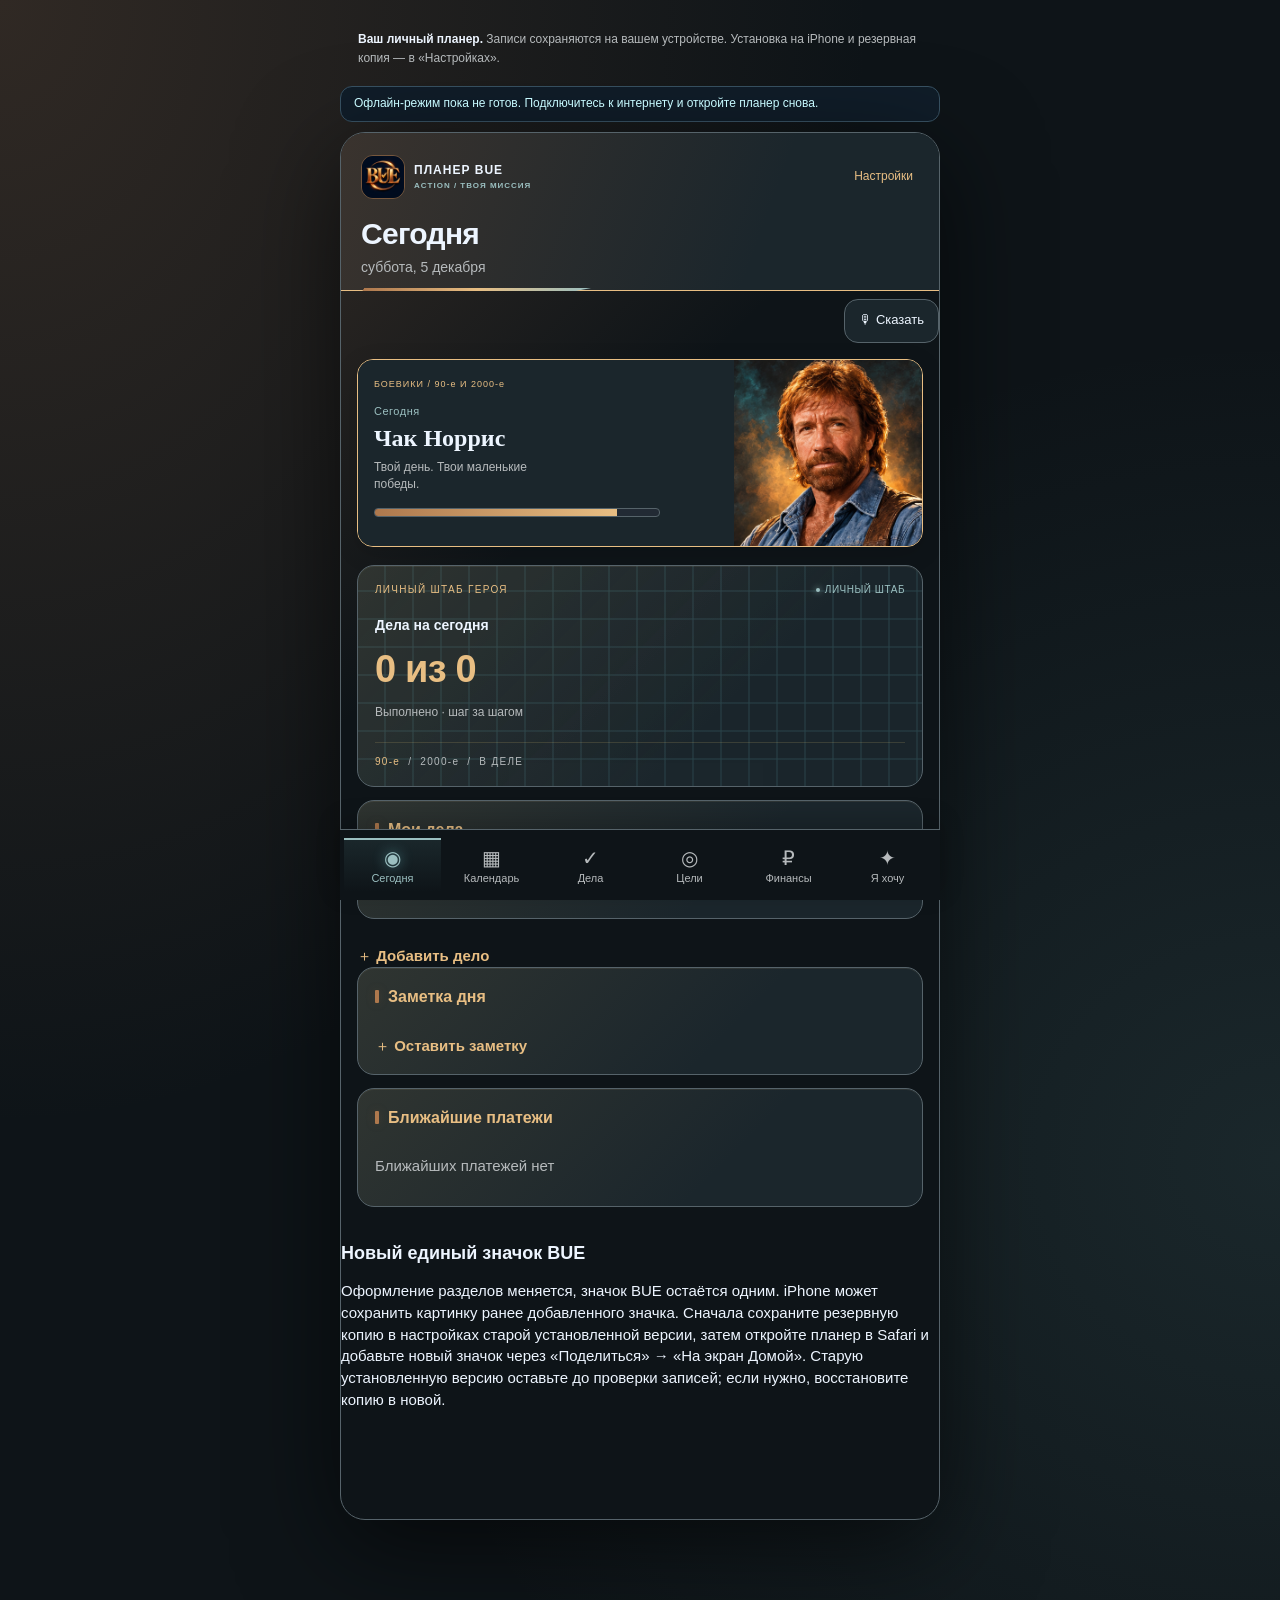
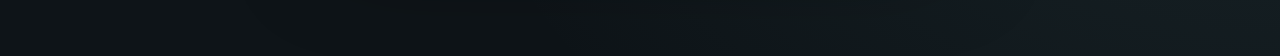
<file: site/bue/index.html>
<!doctype html>
<html lang="ru">
<head>
<base href="../">
<base href="">
<meta charset="utf-8"><meta name="viewport" content="width=device-width,initial-scale=1,viewport-fit=cover">
<title>Планер BUE</title>

<meta name="apple-mobile-web-app-capable" content="yes">
<meta name="mobile-web-app-capable" content="yes">
<meta name="theme-color" content="#0d1520">
<style>
:root { color-scheme:light dark; --bg:light-dark(#eff0f6,#151620); --card:light-dark(#fff,#232533); --text:light-dark(#24213a,#f1eff9); --muted:light-dark(#6a667e,#b7b2ca); --line:light-dark(#e7e4ef,#38364a); --accent:light-dark(#6050c0,#b3a5ff); --soft:light-dark(#eeeafa,#34304f); --green:light-dark(#23734d,#75dba9); --red:light-dark(#af3a48,#fba2aa); }
* {box-sizing:border-box} body {margin:0;background:var(--bg);color:var(--text);font-family:-apple-system,BlinkMacSystemFont,"Segoe UI",sans-serif;font-size:calc(15px * var(--bue-font-scale,1));line-height:1.45} button,input,select,textarea {font:inherit;color:inherit} button {cursor:pointer} button:focus-visible,input:focus-visible,select:focus-visible,textarea:focus-visible {outline:3px solid var(--accent);outline-offset:3px} button {border:0;background:transparent} .notice {max-width:660px;margin:18px auto;padding:0 18px;color:var(--muted);font-size:calc(13px * var(--bue-font-scale,1))}.notice strong {color:var(--text)} .app {max-width:490px;margin:0 auto 24px;border-radius:25px;background:var(--bg);border:1px solid var(--line);overflow:hidden;box-shadow:0 20px 70px #00000012} header {padding:22px 20px 12px} .top {display:flex;align-items:center;justify-content:space-between;gap:12px} .brand {font-weight:650;font-size:calc(14px * var(--bue-font-scale,1));color:var(--accent);letter-spacing:.2px} .top button {padding:8px;color:var(--accent);border-radius:12px}.top button.active {background:var(--soft)} h1 {font-size:calc(30px * var(--bue-font-scale,1));line-height:1.15;margin:18px 0 6px;letter-spacing:-.7px} h2 {font-size:calc(18px * var(--bue-font-scale,1));margin:0 0 14px;font-weight:600} p {margin:0} .sub {color:var(--muted);font-size:calc(14px * var(--bue-font-scale,1))}.content {padding:12px 16px 20px;min-height:450px}.card {background:var(--card);border-radius:18px;padding:17px;margin-bottom:14px} .row {display:flex;gap:12px;align-items:center;padding:12px 0;border-bottom:1px solid var(--line)} .row:last-child {border:0}.detail {min-width:0;flex:1;text-align:left;overflow-wrap:anywhere}.title {display:block;font-weight:550}.meta {display:block;color:var(--muted);font-size:calc(12px * var(--bue-font-scale,1));margin-top:3px}.done .title {text-decoration:line-through;color:var(--muted)}.check {width:30px;height:30px;border:1.5px solid var(--muted);border-radius:50%;flex-shrink:0;padding:0;font-size:calc(18px * var(--bue-font-scale,1));line-height:28px}.check.yes {background:var(--accent);color:var(--card);border-color:var(--accent)}.tiny {font-size:calc(13px * var(--bue-font-scale,1));color:var(--muted);padding:8px 6px;flex-shrink:0}.primary {background:var(--accent);color:var(--card);border-radius:14px;padding:12px 16px;font-weight:600;min-height:44px}.add {display:block;width:100%;text-align:left;color:var(--accent);padding:13px 0 0;font-weight:550}.empty {color:var(--muted);padding:12px 0}.tabs {display:flex;justify-content:space-around;gap:2px;padding:12px 4px 14px;border-top:1px solid var(--line);background:var(--card)}.tabs button {flex:1;padding:4px 0;min-height:44px;color:var(--muted);font-size:calc(11px * var(--bue-font-scale,1))}.tabs b {display:block;font-size:calc(20px * var(--bue-font-scale,1));font-weight:400;margin-bottom:2px}.tabs button.active {color:var(--accent)}.segment {display:flex;border-radius:12px;background:var(--soft);padding:3px;margin-bottom:16px;gap:3px}.segment button {flex:1;border-radius:9px;padding:8px 5px;font-size:calc(13px * var(--bue-font-scale,1))}.segment .active {background:var(--card);color:var(--accent);box-shadow:0 1px 5px #00000010}.money {font-weight:600;white-space:nowrap}.positive {color:var(--green)}.negative {color:var(--red)}.summary {display:flex;justify-content:space-between;gap:12px;padding:9px 0;font-variant-numeric:tabular-nums}.hero {background:var(--soft)}.hero .value {font-size:calc(26px * var(--bue-font-scale,1));font-weight:650;color:var(--accent);margin:8px 0}.progress {height:7px;background:var(--soft);border-radius:10px;margin-top:12px}.progress div {background:var(--accent);height:7px;border-radius:10px}.calendar-top {display:flex;justify-content:space-between;align-items:center;gap:10px;margin-bottom:12px}.calendar-top button {min-width:44px;min-height:44px;color:var(--accent)}.calendar {display:grid;grid-template-columns:repeat(7,1fr);gap:4px;text-align:center}.calendar .weekday {color:var(--muted);font-size:calc(12px * var(--bue-font-scale,1));padding:5px 0}.calendar button {min-height:42px;border-radius:11px;position:relative}.calendar button.selected {background:var(--accent);color:var(--card)}.calendar button.faded {opacity:.45}.calendar button.dot:after {content:"";position:absolute;bottom:4px;left:calc(50% - 2px);width:4px;height:4px;background:var(--accent);border-radius:50%}.calendar button.selected.dot:after {background:var(--card)}.controls {display:flex;align-items:center;justify-content:space-between;gap:12px;margin-bottom:16px}.controls input,.controls select {width:auto;min-width:0}.note {white-space:pre-wrap;overflow-wrap:anywhere;max-width:100%} table {width:100%;border-collapse:collapse;font-size:calc(13px * var(--bue-font-scale,1));font-variant-numeric:tabular-nums} th,td {padding:10px 4px;border-bottom:1px solid var(--line);text-align:right} th:first-child,td:first-child {text-align:left} dialog {width:calc(100% - 28px);max-width:460px;max-height:90dvh;background:var(--card);color:var(--text);padding:24px;border:1px solid var(--line);border-radius:22px} dialog::backdrop {background:#00000060} label {display:block;font-size:calc(13px * var(--bue-font-scale,1));color:var(--muted);margin-top:13px} input,select,textarea {display:block;width:100%;padding:11px;border:1px solid var(--line);border-radius:10px;background:var(--bg);margin-top:5px;font-size:calc(16px * var(--bue-font-scale,1))} textarea {resize:vertical;min-height:80px}.inline {display:flex;gap:10px;align-items:center;font-size:calc(14px * var(--bue-font-scale,1));color:var(--text)}.inline input {width:20px;height:20px;margin:0}.actions {display:flex;gap:12px;justify-content:flex-end;margin-top:22px;align-items:center}.error {color:var(--red);padding-top:10px;font-size:calc(13px * var(--bue-font-scale,1))}.settings-button {display:block;width:100%;text-align:left;padding:14px 0;color:var(--accent);border-bottom:1px solid var(--line)}.small {font-size:calc(12px * var(--bue-font-scale,1));color:var(--muted);padding-top:8px}.feedback {color:var(--green);font-size:calc(13px * var(--bue-font-scale,1));margin-bottom:10px}.year-control {display:flex;justify-content:space-between;align-items:center}.year-control button {min-width:44px;min-height:44px;color:var(--accent)}[hidden] {display:none!important}@media(max-width:360px) {header {padding:18px 15px 10px}.content {padding:10px 10px 16px}.card {padding:14px}.money {font-size:calc(13px * var(--bue-font-scale,1))}.app {border-radius:0;border:0;margin-bottom:0}th,td {padding:8px 2px;font-size:calc(12px * var(--bue-font-scale,1))}}
/* Hero edition: armor red, titanium surfaces, gold controls and an arc reactor. */
:root {color-scheme:dark;--bg:#0c121b;--card:#141e2a;--text:#f3f1e9;--muted:#a9b4c4;--line:#2c3a4a;--accent:#f0cc7c;--soft:#222a34;--green:#86e0b6;--red:#ff8790;--reactor:#83e9f5;--armor:#a52b38}
body {background:radial-gradient(ellipse at 20% 0%,#51202c66,transparent 50%),radial-gradient(ellipse at 90% 65%,#154b5b44,transparent 55%),#080d14}
.app {border-color:#3a4352;border-radius:25px;background:linear-gradient(135deg,#31151c55,transparent 32%),var(--bg);box-shadow:0 24px 90px #0008}
header {position:relative;background:linear-gradient(120deg,#641e2966,transparent 65%);border-bottom:1px solid #f0cc7c26}
header:after {content:"";display:block;width:50px;height:3px;position:absolute;bottom:-2px;left:22px;background:var(--armor);box-shadow:58px 0 0 #f0cc7c;transform:skew(-35deg)}
.brand {display:flex;align-items:center;gap:9px;min-width:0;color:var(--text)}.brand-copy {display:flex;flex-direction:column;gap:2px}.brand-copy strong {font-size:calc(13px * var(--bue-font-scale,1));letter-spacing:1.8px;font-weight:650}.brand-copy small {font-size:calc(9px * var(--bue-font-scale,1));letter-spacing:1.6px;color:var(--accent)}
.helmet {position:relative;width:28px;height:33px;flex-shrink:0;background:linear-gradient(#dbaa5d,#f5d586 45%,#aa713b);clip-path:polygon(20% 0,80% 0,100% 22%,91% 76%,69% 100%,31% 100%,9% 76%,0 22%)}
.helmet:before {content:"";position:absolute;inset:0;background:#8b2632;clip-path:polygon(0 0,33% 0,24% 20%,20% 72%,35% 84%,65% 84%,80% 72%,76% 20%,67% 0,100% 0,100% 100%,0 100%)}
.helmet:after {content:"";position:absolute;left:5px;top:14px;width:8px;height:3px;background:#b6f7ff;box-shadow:10px 0 0 #b6f7ff,0 0 10px #83e9f5,10px 0 10px #83e9f5;transform:skewY(6deg)}
.top button {font-size:calc(12px * var(--bue-font-scale,1));color:var(--accent);padding:8px 6px}.top button.active {background:#81303d45}.card {border:1px solid var(--line);border-radius:15px;background:linear-gradient(135deg,#28334442,transparent 60%),var(--card);position:relative}.card h2 {font-size:calc(16px * var(--bue-font-scale,1));font-weight:600}.card h2:before {content:"";display:inline-block;width:4px;height:13px;border-radius:1px;background:var(--armor);margin-right:9px;vertical-align:-1px}
.hero {overflow:hidden;background:radial-gradient(ellipse at 78% 45%,#23637530,transparent 70%),linear-gradient(130deg,#44202a90,#141e2a 58%);border-color:#75404c}
.hero:before {content:"";position:absolute;inset:0;background-image:linear-gradient(#83e9f507 1px,transparent 1px),linear-gradient(90deg,#83e9f507 1px,transparent 1px);background-size:20px 20px;pointer-events:none}
.hero-top {display:flex;justify-content:space-between;align-items:center;font-size:calc(10px * var(--bue-font-scale,1));letter-spacing:1.3px;text-transform:uppercase;color:var(--accent);margin-bottom:18px;position:relative}.hero-top .ready {display:flex;align-items:center;gap:5px;color:var(--reactor);letter-spacing:.5px}.hero-top .ready:before {content:"";width:4px;height:4px;border-radius:50%;background:var(--reactor);box-shadow:0 0 6px var(--reactor)}
.hero-main {display:flex;align-items:center;justify-content:space-between;gap:15px;position:relative}.hero .value {color:var(--text);font-size:calc(32px * var(--bue-font-scale,1));letter-spacing:-.8px;margin:7px 0}.hero .sub {font-size:calc(12px * var(--bue-font-scale,1))}.hero .hero-label {font-size:calc(14px * var(--bue-font-scale,1));font-weight:600;color:var(--text)}
.reactor {width:110px;height:110px;flex:0 0 110px;border-radius:50%;position:relative;background:radial-gradient(circle,#c5faff16 0 30%,#0d222a 31% 47%,#8cebf7 48% 49%,#0e1b29 50% 63%,transparent 64%),conic-gradient(from -45deg,#87eaf5 0 17%,#314754 17% 22%,#87eaf5 22% 39%,#314754 39% 44%,#87eaf5 44% 61%,#314754 61% 66%,#87eaf5 66% 83%,#314754 83% 88%,#87eaf5 88% 100%);box-shadow:0 0 26px #78edff27,inset 0 0 12px #71e0ff35;border:4px solid #263c4a}
.reactor:before {content:"";position:absolute;inset:31px 25px 23px;background:linear-gradient(#d9ffff,#64dbe9);clip-path:polygon(0 0,100% 0,50% 100%);filter:drop-shadow(0 0 10px #83e9f5)}.reactor:after {content:"";position:absolute;inset:7px;border:1px solid #d2fcff55;border-radius:50%}
.squad {position:relative;display:flex;gap:8px;margin-top:20px;padding-top:12px;border-top:1px solid #f0cc7c26}.squad span {font-size:calc(10px * var(--bue-font-scale,1));letter-spacing:1.3px;color:var(--muted)}.squad span:first-child {color:var(--accent)}.squad span+span:before {content:"/";margin-right:8px;color:#667788}
.check {border-color:#718b9b}.check.yes {background:var(--reactor);border-color:var(--reactor);color:#10202c;box-shadow:0 0 12px #83e9f526}.primary {background:linear-gradient(120deg,#9e2938,#732331);color:#fff8ee;border:1px solid #df7a785c;box-shadow:0 6px 18px #74293828}.add {color:var(--accent)}.progress div {background:linear-gradient(90deg,#a73340,#f0cc7c)}.tabs {background:#0d1520;border-top-color:#3a4556}.tabs button.active {color:var(--reactor)}.tabs button.active b {text-shadow:0 0 14px #83e9f577}.segment {background:#0c1520;border:1px solid var(--line)}.segment .active {background:#63243070;color:var(--accent);box-shadow:inset 0 0 0 1px #b8586455}.calendar button.selected {background:#8d2d3c;color:#fff8ee}.calendar button.dot:after {background:var(--reactor)}.calendar button.selected.dot:after {background:var(--reactor)}input,select,textarea {background:#0b141e;border-color:#354354}dialog {background:#141e2a;border-color:#73505a;box-shadow:0 30px 120px #000b}dialog h2 {color:var(--accent)}.summary strong {font-variant-numeric:tabular-nums}
@media(max-width:360px) {.brand-copy strong {font-size:calc(12px * var(--bue-font-scale,1))}.brand-copy small {font-size:calc(8px * var(--bue-font-scale,1))}.top {gap:5px}.top button {font-size:calc(11px * var(--bue-font-scale,1));padding:8px 4px}.reactor {width:96px;height:96px;flex-basis:96px}.reactor:before {inset:26px 21px 19px}.hero .value {font-size:calc(28px * var(--bue-font-scale,1))}.hero-top {font-size:calc(9px * var(--bue-font-scale,1));letter-spacing:.7px}.app {border-radius:0;border:0}}
.mini-reactor {position:relative;display:block;width:32px;height:32px;border-radius:50%;flex:0 0 32px;border:2px solid #83e9f5;background:radial-gradient(circle,#192e40 0 52%,#83e9f5 54% 57%,#132637 60%);box-shadow:0 0 12px #83e9f538}.mini-reactor:after {content:"";position:absolute;inset:8px 6px 6px;background:#c7faff;clip-path:polygon(0 0,100% 0,50% 100%)}.reading-actions {display:flex;gap:12px;justify-content:space-between;padding-top:8px}.book-progress {margin:8px 0 5px}.book-progress div {background:linear-gradient(90deg,#288b9d,#83e9f5)}.tabs button {min-width:0}.reading-filter button {min-height:44px;font-size:calc(12px * var(--bue-font-scale,1))}.title {overflow-wrap:anywhere}
</style>
<meta name="description" content="Личный планер: календарь, дела, цели, месячный финансовый план и ваши желания.">
<meta name="apple-mobile-web-app-status-bar-style" content="black-translucent">
<style>
.offline-status {max-width:490px;margin:10px auto;padding:10px 16px;border:1px solid #385263;border-radius:12px;color:#c7faff;font-size:calc(13px * var(--bue-font-scale,1));background:#101d29}
.offline-status[data-ready="true"] {border-color:#3c7269;color:#bdebd7}
body {padding-top:max(12px,env(safe-area-inset-top));padding-bottom:max(12px,env(safe-area-inset-bottom))}
@media(display-mode:standalone) {.app {margin-top:0}.tabs {padding-bottom:max(8px,env(safe-area-inset-bottom))}}
</style>
<link rel="stylesheet" href="hero.css">
<link rel="stylesheet" href="themes.css">
<link rel="stylesheet" href="mk3-v12.css">
<link rel="stylesheet" href="ocr.css"><script src="ocr.js" defer></script>
<link rel="stylesheet" href="navigation-v14.css">

<script src="theme-portraits-v17.js"></script><link rel="stylesheet" href="theme-portraits-v17.css">
<link rel="stylesheet" href="voice-v20.css">
<script src="appearance-v20.js"></script>
<script src="voice-commands-v20.js"></script>
<script src="voice-v21.js" defer></script>
<meta name="apple-mobile-web-app-title" content="Планер BUE"><link rel="manifest" href="bue-v21.webmanifest"><link rel="apple-touch-icon" sizes="180x180" href="assets/bue-icon-180-v21.png"><link rel="icon" type="image/png" href="assets/bue-icon-192-v21.png"></head>
<body>
<p class="notice"><strong>Ваш личный планер.</strong> Записи сохраняются на вашем устройстве. Установка на iPhone и резервная копия — в «Настройках».</p>
<p id="offline-status" class="offline-status" role="status" aria-live="polite" data-ready="false">Подготовка к работе без интернета…</p>
<main class="app">
 <header><button type="button" id="settings-back" class="settings-back" aria-label="Назад в предыдущий раздел" hidden><span aria-hidden="true">←</span> Назад</button><div class="top"><span class="brand"><img class="helmet-logo" src="assets/bue-icon-192-v21.png" alt="Значок BUE"><span class="brand-copy"><strong>ПЛАНЕР BUE</strong><small>STARK / PERSONAL HQ</small></span></span><div><button type="button" id="settings" aria-label="Настройки">Настройки</button></div></div><h1 id="screen-title">Сегодня</h1><p class="sub" id="screen-sub"></p></header>
<div class="voice-toolbar"><button type="button" data-voice-open aria-label="Добавить запись голосом">🎙 Сказать</button></div>
<section id="mk-fighter" class="mk-fighter" hidden aria-label="Боец этого раздела">
<div class="mk-fighter-copy"><span class="mk-edition">ULTIMATE / KOMBAT 3</span><span id="mk-round" class="mk-round">ROUND 01</span><strong id="mk-name">Скорпион</strong><p id="mk-motto">Твой день. Твоя победа.</p><span class="mk-health" aria-hidden="true"><i></i></span></div>
<div id="mk-portrait" class="mk-portrait" role="img" aria-label="Скорпион"></div>
</section>
 <section class="content" id="content" aria-live="polite"></section>
 <nav class="tabs" aria-label="Разделы приложения"><button type="button" data-tab="today"><b aria-hidden="true">◉</b>Сегодня</button><button type="button" data-tab="calendar"><b aria-hidden="true">▦</b>Календарь</button><button type="button" data-tab="tasks"><b aria-hidden="true">✓</b>Дела</button><button type="button" data-tab="goals"><b aria-hidden="true">◎</b>Цели</button><button type="button" data-tab="money"><b aria-hidden="true">₽</b>Финансы</button><button type="button" data-tab="wishes"><b aria-hidden="true">✦</b>Я хочу</button></nav>
<section><h2>Новый единый значок BUE</h2><p>Оформление разделов меняется, значок BUE остаётся одним. iPhone может сохранить картинку ранее добавленного значка. Сначала сохраните резервную копию в настройках старой установленной версии, затем откройте планер в Safari и добавьте новый значок через «Поделиться» → «На экран Домой». Старую установленную версию оставьте до проверки записей; если нужно, восстановите копию в новой.</p></section></main>
<dialog id="budget-alert" aria-labelledby="budget-alert-title"><h2 id="budget-alert-title">Расходы превысили доходы</h2><p id="budget-alert-text" class="small"></p><div class="actions"><button type="button" class="primary" id="budget-add-income">Добавить доход</button><button type="button" id="budget-skip">Пропустить</button></div></dialog>
<dialog id="editor" aria-labelledby="editor-title"><form id="editor-form"><h2 id="editor-title"></h2><div id="fields"></div><p class="error" id="form-error" role="alert"></p><div class="actions"><button type="button" id="cancel">Отмена</button><button class="primary" type="submit">Сохранить</button></div></form></dialog>
<input type="file" id="import-file" accept="application/json,.json" hidden>
<script>
(() => {
 'use strict';
 const $ = id => document.getElementById(id), keyName='myday-ios-preview-v1';
 const today = new Date(), currencyNames={RUB:'₽',USD:'$',EUR:'€'};
 const iso = value => new Date(value).toISOString().replace(/\.\d{3}Z$/, 'Z');
 const dayKey = value => { const d=new Date(value);return `${d.getFullYear()}-${String(d.getMonth()+1).padStart(2,'0')}-${String(d.getDate()).padStart(2,'0')}`; };
 const fromDay = value => iso(value+'T12:00:00');
 const shortDate = value => new Intl.DateTimeFormat('ru',{day:'numeric',month:'short'}).format(new Date(value));
 const money = value => new Intl.NumberFormat('ru',{style:'currency',currency:data.currency,maximumFractionDigits:2}).format(value/100);
 const escape = value => String(value??'').replace(/[&<>"']/g,c=>({'&':'&amp;','<':'&lt;','>':'&gt;','"':'&quot;',"'":'&#39;'}[c]));
 const THEMES={
   action90s:{title:'Боевики 90-х и 2000-х',description:'Любимые герои боевиков — в каждом разделе свой',asset:'action90s-portraits-v16.png',label:'ACTION / ТВОЯ МИССИЯ',tags:['90-е','2000-е','В ДЕЛЕ']},

   mk3:{title:'Ultimate Mortal Kombat 3',description:'Ретро-аркада: в каждом разделе свой боец',asset:'mk3-fighters-v12.png',label:'UMK3 / ТВОЯ АРЕНА',tags:['ULTIMATE','LIFE KOMBAT','В ДЕЛЕ']},
   ironman:{title:'Железный человек',description:'Красная броня, золото и голубое свечение',asset:'movie-portraits-v17/ironman.jpg',label:'STARK / ЛИЧНЫЙ ШТАБ',tags:['STARK','БРОНЯ','В ДЕЛЕ']},
   thanos:{title:'Танос',description:'Фиолетовый космос, золото и Камни Бесконечности',asset:'movie-portraits-v17/thanos.jpg',label:'INFINITY / ЛИЧНЫЙ ШТАБ',tags:['ТАНОС','БЕСКОНЕЧНОСТЬ','В ДЕЛЕ']},
   guardians:{title:'Стражи Галактики',description:'Звёзды, космический корабль и тёплый ретро-стиль',asset:'movie-portraits-v17/starlord.jpg',label:'GALAXY / ЛИЧНЫЙ ШТАБ',tags:['СТРАЖИ','ГАЛАКТИКА','В ДЕЛЕ']},
   'deadpool-wolverine':{title:'Дэдпул и Росомаха',description:'Красный и жёлтый, две маски и следы когтей',asset:'movie-portraits-v17/deadpool.jpg',label:'DUO / ЛИЧНЫЙ ШТАБ',tags:['ДЭДПУЛ','РОСОМАХА','В ДЕЛЕ']},
   gentle:{title:'Нежный',description:'Пионы, молочный фон, розовая пастель и мягкий свет',asset:'gentle-portraits-v17.png',label:'НЕЖНО / В СВОЁМ РИТМЕ',tags:['НЕЖНОСТЬ','ЗАБОТА','В ДЕЛЕ']},
   loki:{title:'Локи',description:'Изумрудный зелёный, золото и рогатый шлем',asset:'movie-portraits-v17/loki.jpg',label:'ASGARD / ЛИЧНЫЙ ШТАБ',tags:['ЛОКИ','АСГАРД','В ДЕЛЕ']}
 };

 const MK_FIGHTERS={
   today:{name:'Скорпион',id:'scorpion',tile:0,color:'#ffd15b',motto:'Твой день. Твоя победа.',round:'01'},
   tasks:{name:'Лю Кан',id:'liu-kang',tile:2,color:'#ff7760',motto:'Одно дело — ещё один шаг вперёд.',round:'02'},
   calendar:{name:'Саб-Зиро',id:'sub-zero',tile:1,color:'#71d2ff',motto:'Держи планы под контролем.',round:'03'},
   goals:{name:'Райден',id:'raiden',tile:3,color:'#b9a8ff',motto:'Большая цель начинается сегодня.',round:'04'},
   money:{name:'Джонни Кейдж',id:'johnny-cage',tile:5,color:'#9cef89',motto:'Каждому доходу — своё место.',round:'05'},
   wishes:{name:'Китана',id:'kitana',tile:4,color:'#87acff',motto:'Выбирай, что хочется попробовать.',round:'06'},
   reading:{name:'Кунг Лао',id:'kung-lao',tile:8,color:'#ffca84',motto:'Новая глава. Новое приключение.',round:'07'},
   watch:{name:'Соня Блейд',id:'sonya',tile:7,color:'#b5e781',motto:'Твоя следующая история.',round:'08'},
   recipes:{name:'Синдел',id:'sindel',tile:9,color:'#d9a6ff',motto:'Добавь вкус в свои планы.',round:'09'},
   settings:{name:'Шао Кан',id:'shao-kahn',tile:6,color:'#ff8b7e',motto:'Твоя арена. Твои правила.',round:'10'}
 };
 function applyKombatTheme(key){
   const panel=$('mk-fighter');panel.hidden=key!=='mk3';
   document.documentElement.removeAttribute('data-mk-fighter');
   document.documentElement.style.removeProperty('--fighter-color');
   if(key!=='mk3')return;
   const fighter=MK_FIGHTERS[tab==='wishes'?wishKind:tab]||MK_FIGHTERS.today;
   document.documentElement.dataset.mkFighter=fighter.id;
   document.documentElement.style.setProperty('--fighter-color',fighter.color);
   const portrait=$('mk-portrait');portrait.style.backgroundPosition=`${(fighter.tile%4)/3*100}% ${Math.floor(fighter.tile/4)/2*100}%`;
   portrait.setAttribute('aria-label',fighter.name);portrait.dataset.fighter=fighter.id;
   $('mk-name').textContent=fighter.name;$('mk-motto').textContent=fighter.motto;$('mk-round').textContent='ROUND '+fighter.round;
   document.querySelector('.brand-copy small').textContent='UMK3 / '+fighter.name.toUpperCase();
   document.querySelectorAll('.mission-label').forEach(node=>node.textContent=tab==='money'?'KOMBAT / ФИНАНСОВЫЙ ПЛАН':'KOMBAT / ТВОЯ КОЛЛЕКЦИЯ');
   const title=document.querySelector('.hero-top>span');if(title)title.textContent='Арена дня';
   const ready=document.querySelector('.hero-top .ready');if(ready)ready.textContent='Готов к раунду';
 }

 function applyTheme(){
   const key=Object.hasOwn(THEMES,data.theme)?data.theme:'action90s',theme=THEMES[key];
   document.documentElement.dataset.theme=key;document.querySelector('meta[name="apple-mobile-web-app-status-bar-style"]').setAttribute('content',key==='gentle'?'default':'black-translucent');
   document.querySelector('.brand-copy small').textContent=theme.label;
   document.querySelector('meta[name="theme-color"]').setAttribute('content',({ironman:'#080d17',thanos:'#0f0b1a',guardians:'#0b0e24','deadpool-wolverine':'#121216',loki:'#071610',gentle:'#faf5f3',mk3:'#110b15',action90s:'#0e1418'})[key]);
   const emblem=document.querySelector('.hero-helmet');if(emblem)emblem.src='assets/'+theme.asset;
   const heroTitle=document.querySelector('.hero-top>span');if(heroTitle)heroTitle.textContent=key==='gentle'?'Мой тихий уголок':'Личный штаб героя';const ready=document.querySelector('.hero-top .ready');if(ready)ready.textContent=key==='gentle'?'Для себя':'Личный штаб';
   const squad=document.querySelector('.squad');if(squad){squad.setAttribute('aria-label',theme.title);squad.querySelectorAll('span').forEach((node,i)=>node.textContent=theme.tags[i]);}
   applyKombatTheme(key);window.PlannerPortraits.apply(key,tab,wishKind);
 }
 function themePicker(){return card('Стиль приложения',`<p class="small">Выберите своё оформление. Оформление меняется во всех разделах.</p><div class="theme-grid" role="group" aria-label="Темы приложения">${Object.entries(THEMES).map(([key,theme])=>`<button type="button" class="theme-choice" data-theme-select="${key}" aria-pressed="${data.theme===key}"><span class="theme-preview"><img src="assets/${theme.asset}" alt="" class="${['mk3','action90s','gentle'].includes(key)?'theme-atlas-thumb':''}"></span><div><strong>${escape(theme.title)}</strong><small>${escape(theme.description)}</small></div></button>`).join('')}</div><p class="theme-tip">Выбор сохраняется на этом устройстве и в резервной копии. Все темы работают офлайн после первой загрузки. Значок BUE одинаковый во всех темах.</p>`);}
 const emptyData = () => ({schemaVersion:3,theme:'action90s',tasks:[],notes:[],goals:[],watch:[],reading:[],recipes:[],money:[],monthlyPlans:{},currency:'RUB'});
 let data=emptyData(), persistenceError='';
 try { const stored=localStorage.getItem(keyName);if(stored){const parsed=JSON.parse(stored);validate(parsed);data=parsed;} } catch(e) {persistenceError='Не удалось прочитать записи браузера. Сохранённые данные не перезаписаны.';}
 let settingsReturnTab='today', settingsReturnScroll=0;
 let tab='today', selected=dayKey(today), month=new Date(today.getFullYear(),today.getMonth(),1), year=today.getFullYear(), period='month', groupDate=true, showWatched=false, readingStatus='planned', wishKind='reading', wishDone={reading:false,watch:false,recipes:false}, financeMode='plan', planGroup='date', currentEdit=null, feedback='';
 function validate(state) {
   if (!state || ![1,2,3].includes(state.schemaVersion) || !['RUB','USD','EUR'].includes(state.currency)) throw Error('Неподдерживаемая копия.');
   if(state.schemaVersion===1){state.reading=[];state.schemaVersion=2;}
   if(state.schemaVersion===2){state.recipes=[];state.monthlyPlans={};state.schemaVersion=3;}
   if(!Object.hasOwn(THEMES,state.theme))state.theme='action90s';
   for(const kind of ['tasks','notes','goals','watch','reading','recipes','money']) {if(!Array.isArray(state[kind])||new Set(state[kind].map(x=>x.id)).size!==state[kind].length)throw Error('Повреждённые записи.');for(const item of state[kind]){if(typeof item.id!=='string')throw Error('Нет идентификатора.');}}
   for(const item of state.money)if(!Number.isSafeInteger(item.amountMinor)||item.amountMinor<=0||item.amountMinor>100000000000000||!['income','expense'].includes(item.kind)||!['planned','confirmed','absent'].includes(item.status)||!Number.isFinite(new Date(item.date).getTime()))throw Error('Некорректная финансовая запись.');
   for(const item of state.tasks)if(!Array.isArray(item.completedDays)||typeof item.daily!=='boolean'||typeof item.completed!=='boolean')throw Error('Некорректное дело.');
   validatePlanFields(state);
   for(const item of state.reading)if(!['planned','reading','finished'].includes(item.status)||!Number.isInteger(item.totalPages)||!Number.isInteger(item.pagesRead)||item.totalPages<0||item.totalPages>1000000||item.pagesRead<0||item.pagesRead>1000000||(item.totalPages>0&&item.pagesRead>item.totalPages))throw Error('Некорректный прогресс чтения.');
 }
 function validatePlanFields(state) {
   if(!state.monthlyPlans||typeof state.monthlyPlans!=='object'||Array.isArray(state.monthlyPlans))throw Error('Некорректный месячный план.');
   for(const [month,meta] of Object.entries(state.monthlyPlans))if(!/^\d{4}-(0[1-9]|1[0-2])$/.test(month)||!meta||!Number.isSafeInteger(meta.openingMinor)||Math.abs(meta.openingMinor)>100000000000000||typeof meta.note!=='string')throw Error('Некорректный остаток или месяц.');
   for(const recipe of state.recipes)if(typeof recipe.title!=='string'||typeof recipe.note!=='string'||typeof recipe.completed!=='boolean')throw Error('Некорректный рецепт.');
   for(const x of state.money)if(x.planSpan!=null&&!['day','week'].includes(x.planSpan))throw Error('Некорректный период операции.');
   for(const x of state.money)if(x.planSpan==='week'&&(!x.planEnd||!Number.isFinite(new Date(x.planEnd).getTime())||x.planEnd<x.date||dayKey(x.planEnd).slice(0,7)!==dayKey(x.date).slice(0,7)))throw Error('Неделя должна быть в одном месяце.');
 }
 function save() { if(persistenceError)throw Error(persistenceError);validate(data);localStorage.setItem(keyName,JSON.stringify(data)); }
 function active(kind) {return data[kind].filter(x=>!x.deletedAt);}
 function done(task,day=dayKey(today)){return task.daily?task.completedDays.includes(day):task.completed;}
 function appears(task,day){return task.daily||(task.date&&dayKey(task.date)===day);}
 function mutation(change) { const before=JSON.stringify(data);try {change();save();render();warnBudget(JSON.parse(before).money);}catch(e){data=JSON.parse(before);feedback='Ошибка сохранения: '+e.message;render();} }
 function heading(title,sub=''){ $('screen-title').textContent=title;$('screen-sub').textContent=sub; }
 function empty(text) {return `<p class="empty">${escape(text)}</p>`;}
 function card(title,content) {return `<div class="card">${title?`<h2>${escape(title)}</h2>`:''}${content}</div>`;}
 function addButton(kind,label,day=selected) {return `<button type="button" class="add" data-add="${kind}" data-day="${day}">＋ ${escape(label)}</button>`;}
 function taskRow(task,day) {const checked=done(task,day);return `<div class="row ${checked?'done':''}"><button type="button" class="check ${checked?'yes':''}" data-check="${task.id}" data-day="${day}" aria-label="${checked?'Вернуть в работу':'Выполнить'}: ${escape(task.title)}">${checked?'✓':''}</button><button type="button" class="detail" data-edit="tasks" data-id="${task.id}"><span class="title">${escape(task.title)}</span><span class="meta">${task.daily?'Каждый день':task.date?shortDate(task.date):'Без даты'} · ${escape(task.list)}</span></button><button type="button" class="tiny" data-delete="tasks" data-id="${task.id}" aria-label="Удалить дело">×</button></div>`;}
 function noteRow(note){return `<div class="row"><button type="button" class="detail note" data-edit="notes" data-id="${note.id}">${escape(note.text)}</button><button type="button" class="tiny" data-delete="notes" data-id="${note.id}" aria-label="Удалить заметку">×</button></div>`;}
 function moneyRow(item) {return `<div class="row"><div class="detail"><button type="button" class="detail" data-edit="money" data-id="${item.id}"><span class="title">${escape(item.title)}</span><span class="meta">${shortDate(item.date)} · ${escape(item.category)}${item.mandatory?' · Обязательный':''}</span></button><span class="meta">${({planned:'Запланировано',confirmed:'Состоялось',absent:'Не состоялось'})[item.status]}</span>${item.status==='planned'?`<div><button class="tiny positive" type="button" data-status="confirmed" data-id="${item.id}">${item.kind==='income'?'Получено':'Оплачено'}</button><button class="tiny" type="button" data-status="absent" data-id="${item.id}">Не состоялось</button></div>`:''}</div><span class="money ${item.kind==='income'?'positive':''}">${item.kind==='income'?'+':'−'}${money(item.amountMinor)}</span><button type="button" class="tiny" data-delete="money" data-id="${item.id}" aria-label="Удалить запись">×</button></div>`;}
 function periodRange() {const d=new Date(selected+'T12:00:00'),start=new Date(d.getFullYear(),d.getMonth(),d.getDate()),end=new Date(start);if(period==='day'){end.setDate(end.getDate()+1);}if(period==='week'){start.setDate(start.getDate()-(start.getDay()+6)%7);end.setTime(start.getTime());end.setDate(end.getDate()+7);}if(period==='month'){start.setDate(1);end.setTime(start.getTime());end.setMonth(end.getMonth()+1);}if(period==='year'){start.setMonth(0,1);end.setTime(start.getTime());end.setFullYear(end.getFullYear()+1);}return[start,end];}
 function totals(entries) {return entries.reduce((sum,item)=>{if(item.status!=='absent')sum[(item.status==='planned'?'planned':'')+(item.kind==='income'?'Income':'Expense')]+=item.amountMinor;return sum;},{Income:0,Expense:0,plannedIncome:0,plannedExpense:0});}
 function renderToday() {
   heading('Сегодня',new Intl.DateTimeFormat('ru',{weekday:'long',day:'numeric',month:'long'}).format(today));const day=dayKey(today),tasks=active('tasks').filter(x=>appears(x,day)),completed=tasks.filter(x=>done(x,day)).length;
   const end=new Date(today);end.setDate(end.getDate()+7);end.setHours(0,0,0,0);
   const payments=active('money').filter(x=>x.status==='planned'&&new Date(x.date)<end).sort((a,b)=>a.date.localeCompare(b.date));
   return `<div class="card hero"><div class="hero-top"><span>Личный штаб героя</span><span class="ready">Личный штаб</span></div><div class="hero-main"><div><p class="hero-label">Дела на сегодня</p><p class="value">${completed} из ${tasks.length}</p><p class="sub">Выполнено · шаг за шагом</p></div><img class="hero-helmet" src="assets/ironman-reference-v05.png" alt=""></div><div class="squad" aria-label="Тема Железного человека и Мстителей"><span>STARK</span><span>AVENGERS</span><span>ASSEMBLE</span></div></div>`+card('Мои дела',tasks.map(x=>taskRow(x,day)).join('')||empty('Сегодня пока свободно'))+addButton('tasks','Добавить дело',day)+card('Заметка дня',active('notes').filter(x=>dayKey(x.date)===day).map(noteRow).join('')+addButton('notes','Оставить заметку',day))+card('Ближайшие платежи',payments.slice(0,6).map(moneyRow).join('')||empty('Ближайших платежей нет'));
 }
 function renderTasks(){heading('Мои дела','По датам или собственным спискам');const tasks=active('tasks'),groups={};tasks.forEach(x=>{const key=groupDate?(x.daily?'Каждый день':x.date?dayKey(x.date):'Без даты'):x.list;(groups[key]??=[]).push(x);});return `<div class="segment"><button type="button" data-group="date" class="${groupDate?'active':''}">По датам</button><button type="button" data-group="list" class="${!groupDate?'active':''}">По спискам</button></div>`+Object.keys(groups).sort().map(key=>card(key,groups[key].map(x=>taskRow(x,dayKey(today))).join(''))).join('')+(tasks.length?'':card('',empty('Добавьте первое дело')))+addButton('tasks','Добавить дело');}
 function renderCalendar(){heading('Календарь','Ваши планы и заметки по дням');const first=new Date(month),start=new Date(first);start.setDate(1-(first.getDay()+6)%7);let grid=['Пн','Вт','Ср','Чт','Пт','Сб','Вс'].map(x=>`<span class="weekday">${x}</span>`).join('');for(let i=0;i<42;i++){const day=new Date(start);day.setDate(start.getDate()+i);const key=dayKey(day),dot=active('notes').some(x=>dayKey(x.date)===key)||active('money').some(x=>dayKey(x.date)===key)||active('tasks').some(x=>!x.daily&&appears(x,key));grid+=`<button type="button" data-day-select="${key}" class="${key===selected?'selected ':''}${day.getMonth()!==month.getMonth()?'faded ':''}${dot?'dot':''}" aria-label="${escape(shortDate(day))}" aria-pressed="${key===selected}">${day.getDate()}</button>`;}const content=active('tasks').filter(x=>appears(x,selected)).map(x=>taskRow(x,selected)).join('')+active('notes').filter(x=>dayKey(x.date)===selected).map(noteRow).join('')+active('money').filter(x=>dayKey(x.date)===selected).map(moneyRow).join('');return card('',`<div class="calendar-top"><button type="button" data-month="-1" aria-label="Предыдущий месяц">‹</button><strong>${new Intl.DateTimeFormat('ru',{month:'long',year:'numeric'}).format(month)}</strong><button type="button" data-month="1" aria-label="Следующий месяц">›</button></div><div class="calendar">${grid}</div>`)+card(shortDate(selected+'T12:00:00'),content||empty('Записей пока нет'))+card('',addButton('tasks','Дело на этот день')+addButton('notes','Комментарий к дню')+addButton('money','Доход или расход'));}
 function goalLabel(goal){if(goal.period==='year')return new Date(goal.start).getFullYear()+' год';if(goal.period==='month')return new Intl.DateTimeFormat('ru',{month:'long',year:'numeric'}).format(new Date(goal.start));if(goal.period==='range')return shortDate(goal.start)+' — '+shortDate(goal.end);return shortDate(goal.start);}
 function renderGoals(){heading('Мои цели','План на год, месяц или свой период');const goals=active('goals').filter(x=>{const a=new Date(x.start).getFullYear(),b=x.period==='range'?new Date(x.end).getFullYear():a;return a<=year&&b>=year;});return card('',`<div class="year-control"><button type="button" data-year="-1" aria-label="Предыдущий год">‹</button><strong>${year} год</strong><button type="button" data-year="1" aria-label="Следующий год">›</button></div>`)+goals.map(x=>card('',`<div class="row"><button type="button" class="detail" data-edit="goals" data-id="${x.id}"><span class="title">${escape(x.title)}</span><span class="meta">${escape(goalLabel(x))}</span><span class="meta">${escape(x.note)}</span></button><strong>${x.progress}%</strong><button type="button" class="tiny" data-delete="goals" data-id="${x.id}" aria-label="Удалить цель">×</button></div><div class="progress" role="progressbar" aria-valuemin="0" aria-valuemax="100" aria-valuenow="${x.progress}" aria-label="Выполнение цели"><div style="width:${x.progress}%"></div></div><button type="button" class="add" data-goal-done="${x.id}">${x.progress===100?'Вернуть в работу':'✓ Цель достигнута'}</button>`)).join('')+(goals.length?'':card('',empty('Чего хотите достичь в этом году?')))+addButton('goals','Добавить цель');}
 function wishCompleted(kind,item){return kind==='reading'?item.status==='finished':kind==='watch'?item.watched:item.completed;}
 function renderWishes(){
   heading('Я хочу','Маленькие желания. Большие приключения.');
   const categories=[['reading','Книги','▤'],['watch','Фильмы','▷'],['recipes','Рецепты','♨']], completed=wishDone[wishKind];
   const items=active(wishKind).filter(x=>wishCompleted(wishKind,x)===completed);
   const label=wishKind==='reading'?'книгу':wishKind==='watch'?'фильм или сериал':'рецепт';
   return `<p class="mission-label">Личный архив / ваши желания</p><div class="wishes-tabs" role="group" aria-label="Списки желаний">${categories.map(([kind,title,icon])=>`<button type="button" data-wish-kind="${kind}" class="${wishKind===kind?'active':''}" aria-pressed="${wishKind===kind}"><span aria-hidden="true">${icon}</span>${title}<small class="wish-count">${active(kind).filter(x=>!wishCompleted(kind,x)).length} в планах</small></button>`).join('')}</div><div class="segment"><button type="button" data-wish-done="false" class="${!completed?'active':''}">Хочу</button><button type="button" data-wish-done="true" class="${completed?'active':''}">Выполнено</button></div>`+card('',items.map(x=>`<div class="row ${completed?'done':''}"><button type="button" class="check ${completed?'yes':''}" data-wish-check="${x.id}" data-kind="${wishKind}" aria-label="${completed?'Вернуть в желания':'Отметить выполнение'}: ${escape(x.title)}">${completed?'✓':''}</button><button type="button" class="detail" data-edit="${wishKind}" data-id="${x.id}"><span class="title">${escape(x.title)}</span>${wishKind==='reading'&&x.author?`<span class="meta">${escape(x.author)}</span>`:''}${wishKind==='watch'?`<span class="meta">${x.kind==='series'?'Сериал':'Фильм'}</span>`:''}<span class="wish-description">${escape(x.note)}</span></button><button type="button" class="tiny" data-delete="${wishKind}" data-id="${x.id}" aria-label="Удалить из желаний">×</button></div>`).join('')||empty(completed?'Пока нет выполненных желаний':'Добавьте '+label+' — сохраните то, что хочется попробовать.'))+addButton(wishKind,'Добавить '+label);
 }
 function parseSignedMoney(input){const text=String(input).replace(/[ \u00a0]/g,'').replace(',','.');if(/^-?0(?:\.0{1,2})?$/.test(text))return 0;const negative=text.startsWith('-'),amount=parseMoney(negative?text.slice(1):text);return amount===null?null:negative?-amount:amount;}
 function monthlyTotals(items,opening=0){const result={plannedIncome:0,plannedExpense:0,actualIncome:0,actualExpense:0};for(const x of items){result[x.kind==='income'?'plannedIncome':'plannedExpense']+=x.amountMinor;if(x.status==='confirmed')result[x.kind==='income'?'actualIncome':'actualExpense']+=x.amountMinor;}result.net=result.plannedIncome-result.plannedExpense;result.closing=opening+result.net;result.actualClosing=opening+result.actualIncome-result.actualExpense;return result;}
 function monthEntries(){return active('money').filter(x=>dayKey(x.date).slice(0,7)===selected.slice(0,7)).sort((a,b)=>a.date.localeCompare(b.date));}
 function planDateLabel(x){return x.planSpan==='week'&&x.planEnd?shortDate(x.date)+' — '+shortDate(x.planEnd):shortDate(x.date);}
 function planRows(items){let week=null;return items.map(x=>{const next=Math.ceil(new Date(x.date).getDate()/7);let group='';if(planGroup==='week'&&week!==next){week=next;group=`<tr class="week-row"><td colspan="5">Неделя ${week} · ${1+(week-1)*7}–${Math.min(week*7,new Date(new Date(x.date).getFullYear(),new Date(x.date).getMonth()+1,0).getDate())} число</td></tr>`;}return group+`<tr data-plan-row="${x.id}"><td><button type="button" class="article" data-edit="money" data-id="${x.id}">${escape(x.title)}</button>${x.mandatory?'<span class="mandatory-tag">Обязательный</span>':''}<button type="button" class="tiny" data-delete="money" data-id="${x.id}" aria-label="Удалить финансовую запись">×</button></td><td>${escape(planDateLabel(x))}</td><td class="money-cell">${money(x.amountMinor)}</td><td class="note-cell">${escape(x.note)}</td><td><div class="plan-status"><button type="button" data-status="confirmed" data-id="${x.id}" class="${x.status==='confirmed'?'selected-yes':''}" aria-label="Сошлось: ${escape(x.title)}" aria-pressed="${x.status==='confirmed'}">✓</button><button type="button" data-status="absent" data-id="${x.id}" class="${x.status==='absent'?'selected-no':''}" aria-label="Не сошлось: ${escape(x.title)}" aria-pressed="${x.status==='absent'}">×</button><button type="button" data-status="planned" data-id="${x.id}" aria-label="Вернуть в план: ${escape(x.title)}">↺</button></div><small class="status-caption">${({planned:'В плане',confirmed:'Сошлось',absent:'Не сошлось'})[x.status]}</small></td></tr>`;}).join('');}
 function planTable(title,items,amount){return card(title,`<div class="table-scroll" tabindex="0" role="region" aria-label="${escape(title)}: прокручиваемая таблица"><table class="plan-table"><thead><tr><th scope="col">Статья</th><th scope="col">Дата / неделя</th><th scope="col">Сумма</th><th scope="col">Примечание</th><th scope="col">Результат</th></tr></thead><tbody>${items.length?planRows(items):'<tr><td colspan="5" class="table-empty">Пока нет записей в этом месяце</td></tr>'}<tr class="total-row"><td colspan="2">Итого по плану</td><td class="money-cell">${money(amount)}</td><td colspan="2"></td></tr></tbody></table></div>`);}
 function renderMonthlyPlan(){
   const key=selected.slice(0,7),meta=data.monthlyPlans[key]||{openingMinor:0,note:''},items=monthEntries(),sum=monthlyTotals(items,meta.openingMinor),incomes=items.filter(x=>x.kind==='income'),expenses=items.filter(x=>x.kind==='expense'),label=new Intl.DateTimeFormat('ru',{month:'long',year:'numeric'}).format(new Date(key+'-01T12:00:00'));
   return card('',`<p class="mission-label">STARK / FINANCE CONTROL</p><div class="plan-header"><button type="button" data-plan-move="-1" aria-label="Предыдущий месяц плана">‹</button><strong class="plan-heading">${escape(label)}</strong><button type="button" data-plan-move="1" aria-label="Следующий месяц плана">›</button></div><label>Выбрать месяц<input id="plan-month" type="month" value="${key}"></label>${meta.note?`<p class="month-note">${escape(meta.note)}</p>`:''}`)+`<div class="segment"><button type="button" data-plan-group="date" class="${planGroup==='date'?'active':''}">По датам</button><button type="button" data-plan-group="week" class="${planGroup==='week'?'active':''}">По неделям</button></div><p class="plan-help">Проведите по таблице вбок, чтобы увидеть все столбцы. ✓ — сошлось, × — не сошлось, ↺ — снова в плане.</p><div class="plan-add"><button type="button" class="primary" data-plan-add="income">＋ Доход</button><button type="button" class="primary" data-plan-add="expense">＋ Расход</button></div>`+planTable('Доходы',incomes,sum.plannedIncome)+planTable('Расходы',expenses,sum.plannedExpense)+card('Баланс месяца',`<table class="balance-table"><tbody><tr><td>Входящий остаток</td><td data-total="opening">${money(meta.openingMinor)}</td></tr><tr><td>Итого доходов по плану</td><td data-total="income">${money(sum.plannedIncome)}</td></tr><tr><td>Итого расходов по плану</td><td data-total="expense">${money(sum.plannedExpense)}</td></tr><tr><td>Чистый результат по плану</td><td data-total="net">${money(sum.net)}</td></tr><tr class="closing"><td>Остаток на конец месяца · план</td><td data-total="closing">${money(sum.closing)}</td></tr><tr><td>Получено фактически</td><td data-total="actual-income">${money(sum.actualIncome)}</td></tr><tr><td>Потрачено фактически</td><td data-total="actual-expense">${money(sum.actualExpense)}</td></tr><tr><td>Остаток сейчас · по отметкам</td><td data-total="actual-closing">${money(sum.actualClosing)}</td></tr></tbody></table><p class="plan-help">План сохраняет все ожидаемые суммы, в том числе «не сошлось». В фактические итоги входят только отметки ✓. Входящий остаток задаётся отдельно для каждого месяца.</p>`)+card('Остаток и заметка к месяцу',`<div class="plan-meta"><label>Входящий остаток, ${currencyNames[data.currency]}<input id="opening-balance" inputmode="decimal" value="${(meta.openingMinor/100).toFixed(2).replace('.',',')}"></label><label>Примечание к месяцу<textarea id="month-note">${escape(meta.note)}</textarea></label><button type="button" class="primary" data-save-plan>Сохранить остаток и заметку</button></div>`);
 }
 function renderMoneyReport(){const[start,end]=periodRange(),items=active('money').filter(x=>new Date(x.date)>=start&&new Date(x.date)<end).sort((a,b)=>a.date.localeCompare(b.date)),sum=totals(items),groups={};items.forEach(x=>{const key=period==='year'?dayKey(x.date).slice(0,7):dayKey(x.date);(groups[key]??=[]).push(x);});const rows=Object.keys(groups).sort().map(key=>{const t=totals(groups[key]);return `<tr><td>${period==='year'?new Intl.DateTimeFormat('ru',{month:'short'}).format(new Date(key+'-01T12:00:00')):shortDate(key+'T12:00:00')}</td><td>${money(t.Income)}</td><td>${money(t.Expense)}</td></tr>`;}).join('');return `<div class="segment">${[['day','День'],['week','Неделя'],['month','Месяц'],['year','Год']].map(([key,title])=>`<button type="button" data-period="${key}" class="${period===key?'active':''}">${title}</button>`).join('')}</div><div class="controls"><label for="finance-date">Дата периода</label><input type="date" id="finance-date" value="${selected}"></div>`+card('Фактически',`<div class="summary"><span>Получено</span><strong class="positive">${money(sum.Income)}</strong></div><div class="summary"><span>Потрачено</span><strong>${money(sum.Expense)}</strong></div><div class="summary"><span>Разница за период</span><strong>${money(sum.Income-sum.Expense)}</strong></div>`)+card('Ещё запланировано',`<div class="summary"><span>Доходы</span><span>${money(sum.plannedIncome)}</span></div><div class="summary"><span>Расходы</span><span>${money(sum.plannedExpense)}</span></div>`)+card(period==='year'?'Таблица по месяцам':'Таблица по дням',rows?`<table><thead><tr><th>${period==='year'?'Месяц':'Дата'}</th><th>Доход</th><th>Расход</th></tr></thead><tbody>${rows}</tbody></table>`:empty('Записей в этом периоде нет'))+card('Записи',items.map(moneyRow).join('')||empty('Добавьте доход или расход'))+addButton('money','Доход или расход');}
 let budgetContext=null;
 function budgetState(entries,monthKey){
   const items=entries.filter(x=>!x.deletedAt&&dayKey(x.date).slice(0,7)===monthKey),sum=monthlyTotals(items);
   const actual=sum.actualExpense-sum.actualIncome,planned=sum.plannedExpense-sum.plannedIncome;
   return actual>0?{mode:'confirmed',deficit:actual}:planned>0?{mode:'planned',deficit:planned}:null;
 }
 function budgetDescription(context){const label=new Intl.DateTimeFormat('ru',{month:'long',year:'numeric'}).format(new Date(context.month+'-01T12:00:00'));return (context.mode==='confirmed'?'По состоявшимся операциям':'В месячном плане')+' за '+label+' расходы больше доходов на '+money(context.deficit)+'.';}
 function warnBudget(previous){
   const months=[...new Set([...previous,...data.money].map(x=>dayKey(x.date).slice(0,7)))].sort((a,b)=>a===selected.slice(0,7)?-1:b===selected.slice(0,7)?1:a.localeCompare(b));
   for(const monthKey of months){const current=budgetState(data.money,monthKey),old=budgetState(previous,monthKey);if(current&&(!old||current.mode!==old.mode||current.deficit>old.deficit)){
     budgetContext={...current,month:monthKey};$('budget-alert-text').textContent=budgetDescription(budgetContext);
     queueMicrotask(()=>{if(!$('budget-alert').open)$('budget-alert').showModal();});break;
   }}
 }
 function budgetBanner(){const state=budgetState(data.money,selected.slice(0,7));return state?card('Расходы превысили доходы',`<p class="small budget-negative">${escape(budgetDescription({...state,month:selected.slice(0,7)}))}</p>`):'';}
 $('budget-skip').addEventListener('click',()=>$('budget-alert').close());
 $('budget-add-income').addEventListener('click',()=>{const context=budgetContext;$('budget-alert').close();if(!context)return;selected=context.month===dayKey(today).slice(0,7)?dayKey(today):context.month+'-01';tab='money';render();edit('money',null,selected);$('fields').querySelector('[name="kind"]').value='income';$('fields').querySelector('[name="status"]').value=context.mode;$('editor-title').textContent='Добавить доход';});
 function renderMoney(){heading('Финансы','Ваш план. Ваш контроль.');return `<div class="input-methods"><button type="button" data-record-money="expense">− Списать расход</button><button type="button" data-record-money="income">＋ Записать доход</button></div><div class="segment finance-modes"><button type="button" data-finance-mode="plan" class="${financeMode==='plan'?'active':''}">Месячный план</button><button type="button" data-finance-mode="report" class="${financeMode==='report'?'active':''}">Отчёты</button></div>`+budgetBanner()+(financeMode==='plan'?renderMonthlyPlan():renderMoneyReport());}
 function renderSettings(){heading('Настройки','Ваш стиль и ваши данные');const deleted=['tasks','notes','goals','watch','reading','recipes','money'].flatMap(kind=>data[kind].filter(x=>x.deletedAt).map(x=>({kind,item:x})));return (window.PlannerAppearance?window.PlannerAppearance.settings():'')+themePicker()+card('Версии для устройств','<a class="settings-button" href="devices/">Windows, Android и iPhone</a><p class="small">В Safari системные напоминания с закрытым приложением и виджет не подключены. Отдельный проект iOS требует сборки и подписи Apple.</p>')+card('Android', '<a class="settings-button" href="android/">Скачать Планер BUE для Android</a><p class="small">Версия 1.9.1 с восемью темами и разными героями во всех разделах. Основные разделы встроены в приложение и работают без интернета.</p>')+card('Значок Планера BUE', '<p class="small">Имя значка — «Планер BUE», единый значок BUE во всех темах.</p><a class="settings-button" href="iphone/">Установить Планер BUE на iPhone</a><p class="small">Перед добавлением нового значка сохраните резервную копию. Старый значок оставьте до проверки записей; в новой установленной копии может потребоваться восстановление данных.</p>')+card('На iPhone и без интернета', '<p class="small">В Safari нажмите «Поделиться» → «На экран Домой», включите «Открывать как веб-приложение» и добавьте значок BUE. Затем откройте его с интернетом и дождитесь статуса «Готов к работе без интернета». После этого можно добавлять и менять записи без сети.</p><p class="small">Ваши записи находятся на этом устройстве. Для переноса на другой телефон сохраните резервную копию. Регистрация не нужна.</p>')+card('Данные',`<button type="button" class="settings-button" data-backup>Сохранить резервную копию</button><button type="button" class="settings-button" data-import>Восстановить из копии</button><button type="button" class="settings-button" data-csv>Экспорт финансов в CSV</button><p class="small">Копия совместима с форматом новой версии приложения iOS. Веб-версия не запускает системные будильники и не создаёт виджет. Напоминания из отдельного приложения iOS сохраняются в копии.</p>`)+card('Удалённые записи',deleted.map(({kind,item})=>`<div class="row"><span class="detail">${escape(item.title||item.text)}</span><button type="button" class="tiny positive" data-restore="${kind}" data-id="${item.id}">Вернуть</button></div>`).join('')||empty('Удалённых записей нет'))+card('Проверить на примере','<button type="button" class="settings-button" data-demo>Добавить демонстрационные записи</button><p class="small">Добавляются отдельно; ваши записи сохраняются.</p>');}

 function render(){$('settings-back').hidden=tab!=='settings';document.querySelectorAll('[data-tab]').forEach(x=>{x.classList.toggle('active',x.dataset.tab===tab);x.setAttribute('aria-current',x.dataset.tab===tab?'page':'false');});$('settings').classList.toggle('active',tab==='settings');const screens={today:renderToday,tasks:renderTasks,calendar:renderCalendar,goals:renderGoals,money:renderMoney,wishes:renderWishes,settings:renderSettings};$('content').innerHTML=(feedback?`<p class="feedback" role="status">${escape(feedback)}</p>`:'')+(persistenceError?`<p class="error">${escape(persistenceError)}</p>`:'')+screens[tab]();applyTheme();}
 const field=(name,label,value='',type='text')=>`<label>${escape(label)}<input name="${name}" type="${type}" value="${escape(value)}" ${name==='title'?'required':''}></label>`;
 const textField=(name,label,value='')=>`<label>${escape(label)}<textarea name="${name}">${escape(value)}</textarea></label>`;
 const selectField=(name,label,options,value)=>`<label>${escape(label)}<select name="${name}">${options.map(([v,l])=>`<option value="${v}" ${v===value?'selected':''}>${l}</option>`).join('')}</select></label>`;
 function edit(kind,id=null,day=selected){const item=id?data[kind].find(x=>x.id===id):null;currentEdit={kind,id};const date=item?.date?dayKey(item.date):day;let fields='';const titles={tasks:'Дело',notes:'Заметка к дню',goals:'Цель',watch:'Фильм или сериал',money:'Доход или расход',reading:'Книга',recipes:'Рецепт'};$('editor-title').textContent=titles[kind];if(!id&&kind!=='notes')fields+=`<div class="input-methods" role="group" aria-label="Способ добавления"><button type="button" class="active">Руками</button><button type="button" data-use-screenshot>Скриншот</button><button type="button" data-voice-open>Голосом</button></div>`;if(kind!=='notes')fields+=field('title','Название',item?.title||'');
   if(kind==='tasks')fields+=field('list','Название списка',item?.list||'Личное')+field('date','Дата (можно оставить пустой)',date,'date')+`<label class="inline"><input type="checkbox" name="daily" ${item?.daily?'checked':''}>Каждый день</label>`+textField('note','Комментарий',item?.note);
   if(kind==='notes')fields+=field('date','Дата',date,'date')+textField('text','Комментарий к дню',item?.text);
   if(kind==='watch')fields+=selectField('kind','Тип',[['movie','Фильм'],['series','Сериал']],item?.kind||'movie')+textField('note','Описание',item?.note);
   if(kind==='reading')fields+=field('author','Автор (необязательно)',item?.author||'')+textField('note','Описание',item?.note);
   if(kind==='recipes')fields+=textField('note','Описание / ингредиенты / как приготовить',item?.note);
   if(kind==='goals')fields+=selectField('period','Планировать на',[['year','Год'],['month','Месяц'],['date','Дату'],['range','Период']],item?.period||'year')+field('start','Дата / месяц / год начала',item?dayKey(item.start):`${year}-01-01`,'date')+field('end','Окончание своего периода',item?dayKey(item.end):`${year}-12-31`,'date')+field('progress','Готово на, %',item?.progress||0,'number')+textField('note','План и комментарий',item?.note);
   if(kind==='money')fields+=selectField('kind','Тип',[['expense','Расход'],['income','Доход']],item?.kind||'expense')+field('amount','Плановая сумма, '+currencyNames[data.currency],item?(item.amountMinor/100).toFixed(2).replace('.',','):'')+selectField('planSpan','Планировать',[['day','На дату'],['week','На неделю месяца']],item?.planSpan||'day')+field('date','Дата / месяц планирования',date,'date')+`<div id="week-fields" ${item?.planSpan==='week'?'':'hidden'}>${selectField('planWeek','Неделя месяца',[['1','1–7 число'],['2','8–14 число'],['3','15–21 число'],['4','22–28 число'],['5','29–конец месяца']],String(Math.ceil(Number(date.slice(-2))/7)))}</div>`+field('category','Категория',item?.category||'Прочее')+selectField('status','Результат',[['planned','Пока в плане'],['confirmed','Сошлось'],['absent','Не сошлось']],item?.status||'planned')+`<label class="inline"><input type="checkbox" name="mandatory" ${item?.mandatory?'checked':''}>Обязательный расход</label>`+textField('note','Примечание',item?.note);
   $('fields').innerHTML=fields;$('form-error').textContent='';$('editor').showModal();}
 function screenshotImport(kind,day,moneyKind='expense',moneyStatus='planned') {
   if(!window.ScreenshotImport){$('form-error').textContent='Распознаватель ещё загружается. Попробуйте через несколько секунд.';return;}
   $('editor').close();
   window.ScreenshotImport.open({kind,day:day||selected,currency:data.currency,moneyKind,moneyStatus,onSave:rows=>{
     const items=rows.map((row,index)=>{
       if(!row.title.trim())throw Error('Запись '+(index+1)+': укажите название.');
       const item={id:crypto.randomUUID(),title:row.title.trim(),note:row.note.trim()},reminder={kind:'none',date:iso(new Date())};
       if(kind==='tasks')Object.assign(item,{list:row.list.trim()||'Личное',date:!row.daily&&row.date?fromDay(row.date):null,daily:row.daily,completed:false,completedDays:[],reminder});
       if(kind==='goals'){if(!row.date||!row.end)throw Error('Выберите начало и окончание цели.');if(row.period==='range'&&row.end<row.date)throw Error('Окончание цели должно быть после начала.');Object.assign(item,{period:row.period,start:fromDay(row.date),end:fromDay(row.end),progress:0});}
       if(kind==='watch')Object.assign(item,{kind:row.watchKind,watched:false});
       if(kind==='reading')Object.assign(item,{author:row.author.trim(),status:'planned',totalPages:0,pagesRead:0});
       if(kind==='recipes')item.completed=false;
       if(kind==='money'){const amount=parseMoney(row.amount);if(amount===null)throw Error('Запись '+(index+1)+': проверьте сумму.');if(!row.date)throw Error('Выберите дату операции.');Object.assign(item,{amountMinor:amount,kind:row.kind,date:fromDay(row.date),planSpan:'day',category:row.category.trim()||'Прочее',status:row.status,mandatory:row.kind==='expense'&&row.mandatory,reminder});}
       return item;
     });
     const before=JSON.stringify(data);data[kind].push(...items);
     try{save();}catch(error){data=JSON.parse(before);throw error;}
     feedback='Добавлено из скриншота: '+items.length+'.';render();warnBudget(JSON.parse(before).money);
   }});
 }
 $('fields').addEventListener('click',event=>{if(event.target.closest('[data-use-screenshot]')){const form=$('editor-form');screenshotImport(currentEdit.kind,form.querySelector('[name="date"]')?.value||selected,form.querySelector('[name="kind"]')?.value||'expense',form.querySelector('[name="status"]')?.value||'planned');}});
 function parseMoney(input){const value=String(input).replace(/[ \u00a0]/g,'').replace(',','.');if(!/^\d+(\.\d{1,2})?$/.test(value))return null;const [whole,fraction='']=value.split('.');const amount=Number(whole)*100+Number(fraction.padEnd(2,'0'));return Number.isSafeInteger(amount)&&amount>0&&amount<=100000000000000?amount:null;}
 $('editor-form').addEventListener('submit',event=>{
   event.preventDefault();
   const form=new FormData(event.target),{kind,id}=currentEdit,old=id?data[kind].find(x=>x.id===id):null;
   const item=old?JSON.parse(JSON.stringify(old)):{id:crypto.randomUUID()};
   const value=name=>String(form.get(name)||'').trim();
   try {
     if(kind!=='notes'){item.title=value('title');if(!item.title)throw Error('Введите название.');}
     if(kind==='tasks'){item.list=value('list')||'Личное';item.note=value('note');item.daily=form.has('daily');item.date=!item.daily&&value('date')?fromDay(value('date')):null;item.completed=item.completed||false;item.completedDays=item.completedDays||[];item.reminder=item.reminder||{kind:'none',date:iso(new Date())};}
     if(kind==='notes'){if(!value('date')||!value('text'))throw Error('Выберите дату и напишите заметку.');item.date=fromDay(value('date'));item.text=value('text');}
     if(kind==='watch'){item.kind=value('kind');item.note=value('note');item.watched=item.watched||false;}
     if(kind==='reading'){
       item.author=value('author');item.status=item.status||'planned';item.note=value('note');item.totalPages=item.totalPages||0;item.pagesRead=item.pagesRead||0;
       if(!Number.isInteger(item.totalPages)||!Number.isInteger(item.pagesRead)||item.totalPages<0||item.totalPages>1000000||item.pagesRead<0||item.pagesRead>1000000||(item.totalPages>0&&item.pagesRead>item.totalPages))throw Error('Проверьте страницы: прочитанное не должно превышать общее число.');
       if(item.status==='finished'&&item.totalPages>0)item.pagesRead=item.totalPages;
     }
     if(kind==='recipes'){item.note=value('note');item.completed=item.completed||false;}
     if(kind==='goals'){if(!value('start')||!value('end'))throw Error('Выберите даты.');item.period=value('period');item.start=fromDay(value('start'));item.end=fromDay(value('end'));item.progress=Number(value('progress'));item.note=value('note');if(!Number.isInteger(item.progress)||item.progress<0||item.progress>100)throw Error('Процент должен быть от 0 до 100.');if(item.period==='range'&&item.end<item.start)throw Error('Окончание должно быть после начала.');}
     if(kind==='money'){item.amountMinor=parseMoney(value('amount'));if(item.amountMinor===null)throw Error('Введите положительную сумму, до двух знаков после запятой.');if(!value('date'))throw Error('Выберите дату.');item.kind=value('kind');item.date=fromDay(value('date'));item.planSpan=value('planSpan')||'day';if(item.planSpan==='week'){const week=Number(value('planWeek'));const m=value('date').slice(0,7);if(!Number.isInteger(week)||week<1||week>5)throw Error('Выберите неделю.');const [y,mo]=m.split('-').map(Number),last=new Date(y,mo,0).getDate(),first=1+(week-1)*7;if(first>last)throw Error('В этом месяце нет пятой недели.');item.date=fromDay(m+'-'+String(first).padStart(2,'0'));item.planEnd=fromDay(m+'-'+String(Math.min(first+6,last)).padStart(2,'0'));}else delete item.planEnd;item.category=value('category')||'Прочее';item.status=value('status');item.mandatory=item.kind==='expense'&&form.has('mandatory');item.note=value('note');item.reminder=item.reminder||{kind:'none',date:iso(new Date())};}
     const before=JSON.stringify(data);if(id)data[kind][data[kind].findIndex(x=>x.id===id)]=item;else data[kind].push(item);
     try{save();}catch(e){data=JSON.parse(before);throw e;}
     $('editor').close();render();warnBudget(JSON.parse(before).money);
   }catch(e){$('form-error').textContent=e.message;}
 });
 $('fields').addEventListener('change',event=>{if(event.target.name==='planSpan')$('week-fields').hidden=event.target.value!=='week';});
 $('cancel').addEventListener('click',()=>$('editor').close());
 $('settings').addEventListener('click',()=>{if(tab!=='settings'){settingsReturnTab=tab;settingsReturnScroll=window.scrollY;}tab='settings';feedback='';render();window.scrollTo({top:0,behavior:'instant'});});
 $('settings-back').addEventListener('click',()=>{tab=settingsReturnTab;feedback='';render();window.scrollTo({top:settingsReturnScroll,behavior:'instant'});});
 document.querySelector('.tabs').addEventListener('click',event=>{const button=event.target.closest('[data-tab]');if(button){tab=button.dataset.tab;feedback='';render();window.scrollTo({top:0,behavior:'instant'});}});
 $('content').addEventListener('change',event=>{if(event.target.id==='finance-date'&&event.target.value){selected=event.target.value;render();}if(event.target.id==='plan-month'&&event.target.value){selected=event.target.value+'-01';render();}});
 $('content').addEventListener('click',event=>{const b=event.target.closest('button');if(!b)return;const d=b.dataset;
   if(d.add)edit(d.add,null,d.day||selected);if(d.edit)edit(d.edit,d.id);if(d.check)mutation(()=>{const x=data.tasks.find(x=>x.id===d.check);if(x.daily){const day=d.day||dayKey(today);x.completedDays=x.completedDays.includes(day)?x.completedDays.filter(x=>x!==day):[...x.completedDays,day];}else x.completed=!x.completed;});
   if(d.delete)mutation(()=>{data[d.delete].find(x=>x.id===d.id).deletedAt=iso(new Date());});if(d.restore)mutation(()=>{delete data[d.restore].find(x=>x.id===d.id).deletedAt;});
   if(d.status)mutation(()=>{data.money.find(x=>x.id===d.id).status=d.status;});if(d.watchCheck)mutation(()=>{const x=data.watch.find(x=>x.id===d.watchCheck);x.watched=!x.watched;});if(d.goalDone)mutation(()=>{const x=data.goals.find(x=>x.id===d.goalDone);x.progress=x.progress===100?0:100;});
   if(d.readingStatus){readingStatus=d.readingStatus;render();}
   if(d.readingStart)mutation(()=>{data.reading.find(x=>x.id===d.readingStart).status='reading';});
   if(d.readingFinish)mutation(()=>{const x=data.reading.find(x=>x.id===d.readingFinish);x.status=x.status==='finished'?'planned':'finished';if(x.status==='finished'&&x.totalPages>0)x.pagesRead=x.totalPages;});
   if(d.group){groupDate=d.group==='date';render();}if(d.watched){showWatched=d.watched==='true';render();}if(d.period){period=d.period;render();}if(d.month){month=new Date(month.getFullYear(),month.getMonth()+Number(d.month),1);render();}if(d.year){year+=Number(d.year);render();}if(d.daySelect){selected=d.daySelect;render();}
   if(d.themeSelect&&Object.hasOwn(THEMES,d.themeSelect))mutation(()=>{data.theme=d.themeSelect;feedback='Стиль «'+THEMES[d.themeSelect].title+'» сохранён.';});
   if(d.wishKind){wishKind=d.wishKind;render();}if(d.wishDone){wishDone[wishKind]=d.wishDone==='true';render();}
   if(d.wishCheck)mutation(()=>{const x=data[d.kind].find(x=>x.id===d.wishCheck);if(d.kind==='reading'){x.status=x.status==='finished'?'planned':'finished';if(x.status==='finished'&&x.totalPages>0)x.pagesRead=x.totalPages;}else if(d.kind==='watch')x.watched=!x.watched;else x.completed=!x.completed;});
   if(d.financeMode){financeMode=d.financeMode;render();}if(d.planGroup){planGroup=d.planGroup;render();}
   if(d.planMove){const date=new Date(selected+'T12:00:00');selected=dayKey(new Date(date.getFullYear(),date.getMonth()+Number(d.planMove),1));render();}
   if(d.recordMoney){edit('money');$('fields').querySelector('[name="kind"]').value=d.recordMoney;$('fields').querySelector('[name="status"]').value='confirmed';$('editor-title').textContent=d.recordMoney==='income'?'Записать доход':'Списать расход';}
   if(d.planAdd){edit('money');$('fields').querySelector('[name="kind"]').value=d.planAdd;}
   if('savePlan'in d){const opening=parseSignedMoney($('opening-balance').value);if(opening===null){feedback='Проверьте входящий остаток: не более двух знаков после запятой.';render();}else mutation(()=>{data.monthlyPlans[selected.slice(0,7)]={openingMinor:opening,note:$('month-note').value.trim()};feedback='Месячный план сохранён.';});}
   if('backup'in d)download(JSON.stringify(data,null,2),'application/json',dayKey(today)+'_Аперолька-в-деле_копия.json');if('import'in d)$('import-file').click();if('csv'in d)download(makeCSV(),'text/csv;charset=utf-8',dayKey(today)+'_Аперолька-в-деле_финансы.csv');if('demo'in d)addDemo();
 });
 function download(text,type,name){const url=URL.createObjectURL(new Blob([text],{type})),a=document.createElement('a');a.href=url;a.download=name;a.click();setTimeout(()=>URL.revokeObjectURL(url),1000);}
 const csvCell=value=>{let text=String(value);if(/^[\s]*[=+\-@]/.test(text))text="'"+text;return '"'+text.replace(/"/g,'""')+'"';};
 function makeCSV(){const rows=[['Дата','Название','Тип','Сумма','Валюта','Категория','Статус','Обязательный','Комментарий']];active('money').forEach(x=>rows.push([dayKey(x.date),x.title,x.kind==='income'?'Доход':'Расход',(x.amountMinor/100).toFixed(2).replace('.',','),data.currency,x.category,({planned:'Запланировано',confirmed:'Состоялось',absent:'Не состоялось'})[x.status],x.mandatory?'Да':'Нет',x.note]));return '\uFEFF'+rows.map(x=>x.map(csvCell).join(';')).join('\r\n');}
 $('import-file').addEventListener('change',async event=>{const file=event.target.files[0];if(!file)return;try{if(file.size>20000000)throw Error('Файл больше 20 МБ.');const imported=JSON.parse(await file.text());validate(imported);if(!confirm('Восстановить данные из копии? Сначала будет скачана копия текущих записей.'))return;download(JSON.stringify(data,null,2),'application/json',dayKey(today)+'_Аперолька-в-деле_до-восстановления.json');const before=data;data=imported;try{save();}catch(e){data=before;throw e;}feedback='Копия восстановлена.';render();}catch(e){feedback='Копия не восстановлена: '+e.message;render();}finally{event.target.value='';}});
 function addDemo(){mutation(()=>{const reminder={kind:'none',date:iso(today)},id=()=>crypto.randomUUID();data.tasks.push({id:id(),title:'Прогулка · пример',list:'Личное',note:'Демонстрационная запись',date:null,daily:true,completed:false,completedDays:[],reminder});data.notes.push({id:id(),date:iso(today),text:'Сегодня оставить время для себя · пример'});data.goals.push({id:id(),title:'Читать регулярно · пример',note:'Демонстрационная цель',period:'year',start:fromDay(`${year}-01-01`),end:fromDay(`${year}-12-31`),progress:30});data.watch.push({id:id(),title:'Фильм на выходные · пример',kind:'movie',note:'Демонстрационная запись',watched:false});data.reading.push({id:id(),title:'Книга на вечер · пример',author:'Любимый автор · пример',status:'reading',totalPages:300,pagesRead:75,note:'Демонстрационная запись'});data.money.push({id:id(),title:'Ожидаемый доход · пример',amountMinor:250000,kind:'income',status:'planned',date:iso(today),category:'Прочее',mandatory:false,note:'Демонстрационная запись',reminder});feedback='Добавлены демонстрационные записи.';});}
 // Expose pure calculations for local preview tests; this is not the iOS implementation.

 window.PlannerVoiceTarget={
   context:()=>({currency:data.currency,day:dayKey(new Date())}),
   check:draft=>{if(!['tasks','notes','goals','reading','watch','recipes','money'].includes(draft.section))throw Error('Выберите раздел.');if(persistenceError)throw Error(persistenceError);if(draft.section==='money'&&draft.currency!==data.currency)throw Error('Команда в '+draft.currency+', а планер в '+data.currency+'. Укажите сумму в валюте планера; автоматический пересчёт не выполняется.');},
   openDraft:draft=>{
     window.PlannerVoiceTarget.check(draft);
     if(['reading','watch','recipes'].includes(draft.section)){tab='wishes';wishKind=draft.section;wishDone[wishKind]=false;}else if(draft.section==='notes'){tab='calendar';selected=draft.date||dayKey(new Date());const d=new Date(selected+'T12:00:00');month=new Date(d.getFullYear(),d.getMonth(),1);}else{tab=draft.section;if(tab==='goals')year=Number(draft.start.slice(0,4));if(tab==='money'){selected=draft.date||dayKey(new Date());financeMode=draft.status==='planned'?'plan':'report';}}
     render();edit(draft.section,null,draft.date||dayKey(new Date()));
     const values={title:draft.title,note:draft.note,text:draft.text,date:draft.date,list:draft.list,author:draft.author};
     if(draft.section==='money')Object.assign(values,{kind:draft.kind,amount:draft.amount,status:draft.status,category:draft.category,planSpan:draft.planSpan||'day',planWeek:draft.planWeek});
     if(draft.section==='watch')values.kind=draft.watchKind;
     if(draft.section==='goals')Object.assign(values,{period:draft.period,start:draft.start,end:draft.end});
     for(const [name,value] of Object.entries(values)){const field=$('fields').querySelector('[name="'+name+'"]');if(field&&value!=null)field.value=value;}
     const span=$('fields').querySelector('[name="planSpan"]');if(span)span.dispatchEvent(new Event('change',{bubbles:true}));
     const daily=$('fields').querySelector('[name="daily"]');if(daily)daily.checked=!!draft.daily;
     if(draft.time){const kind=$('fields').querySelector('[name="reminderKind"]'),date=$('fields').querySelector('[name="reminderDate"]');if(kind&&date){kind.value='notification';date.value=(draft.date||dayKey(new Date()))+'T'+draft.time;}}
     const review=document.createElement('p');review.className='small voice-draft-info';review.textContent='Из голосовой команды. Проверьте название, дату'+(draft.section==='money'?', тип и сумму':'')+' перед сохранением.'+(draft.warnings.length?' '+draft.warnings.join(' '):'');$('fields').prepend(review);
   }
 };
 window.MyDayPreview={parseMoney,parseSignedMoney,monthlyTotals,totals,periodRange,dayKey,validate};
 const requestedTheme = new URLSearchParams(location.search).get('theme');
 if(requestedTheme && Object.hasOwn(THEMES,requestedTheme) && !persistenceError){
   const previousTheme=data.theme; data.theme=requestedTheme;
   try{save();feedback='Стиль «'+THEMES[requestedTheme].title+'» сохранён.';}
   catch(error){data.theme=previousTheme;feedback='Не удалось сохранить оформление: '+error.message;}
   const cleanURL=new URL(location.href);cleanURL.searchParams.delete('theme');
   history.replaceState(null,'',cleanURL.pathname+cleanURL.search+cleanURL.hash);
 }
 render();
})();
</script>
<script src="offline-v21.js" defer></script>
</body></html>
</file>
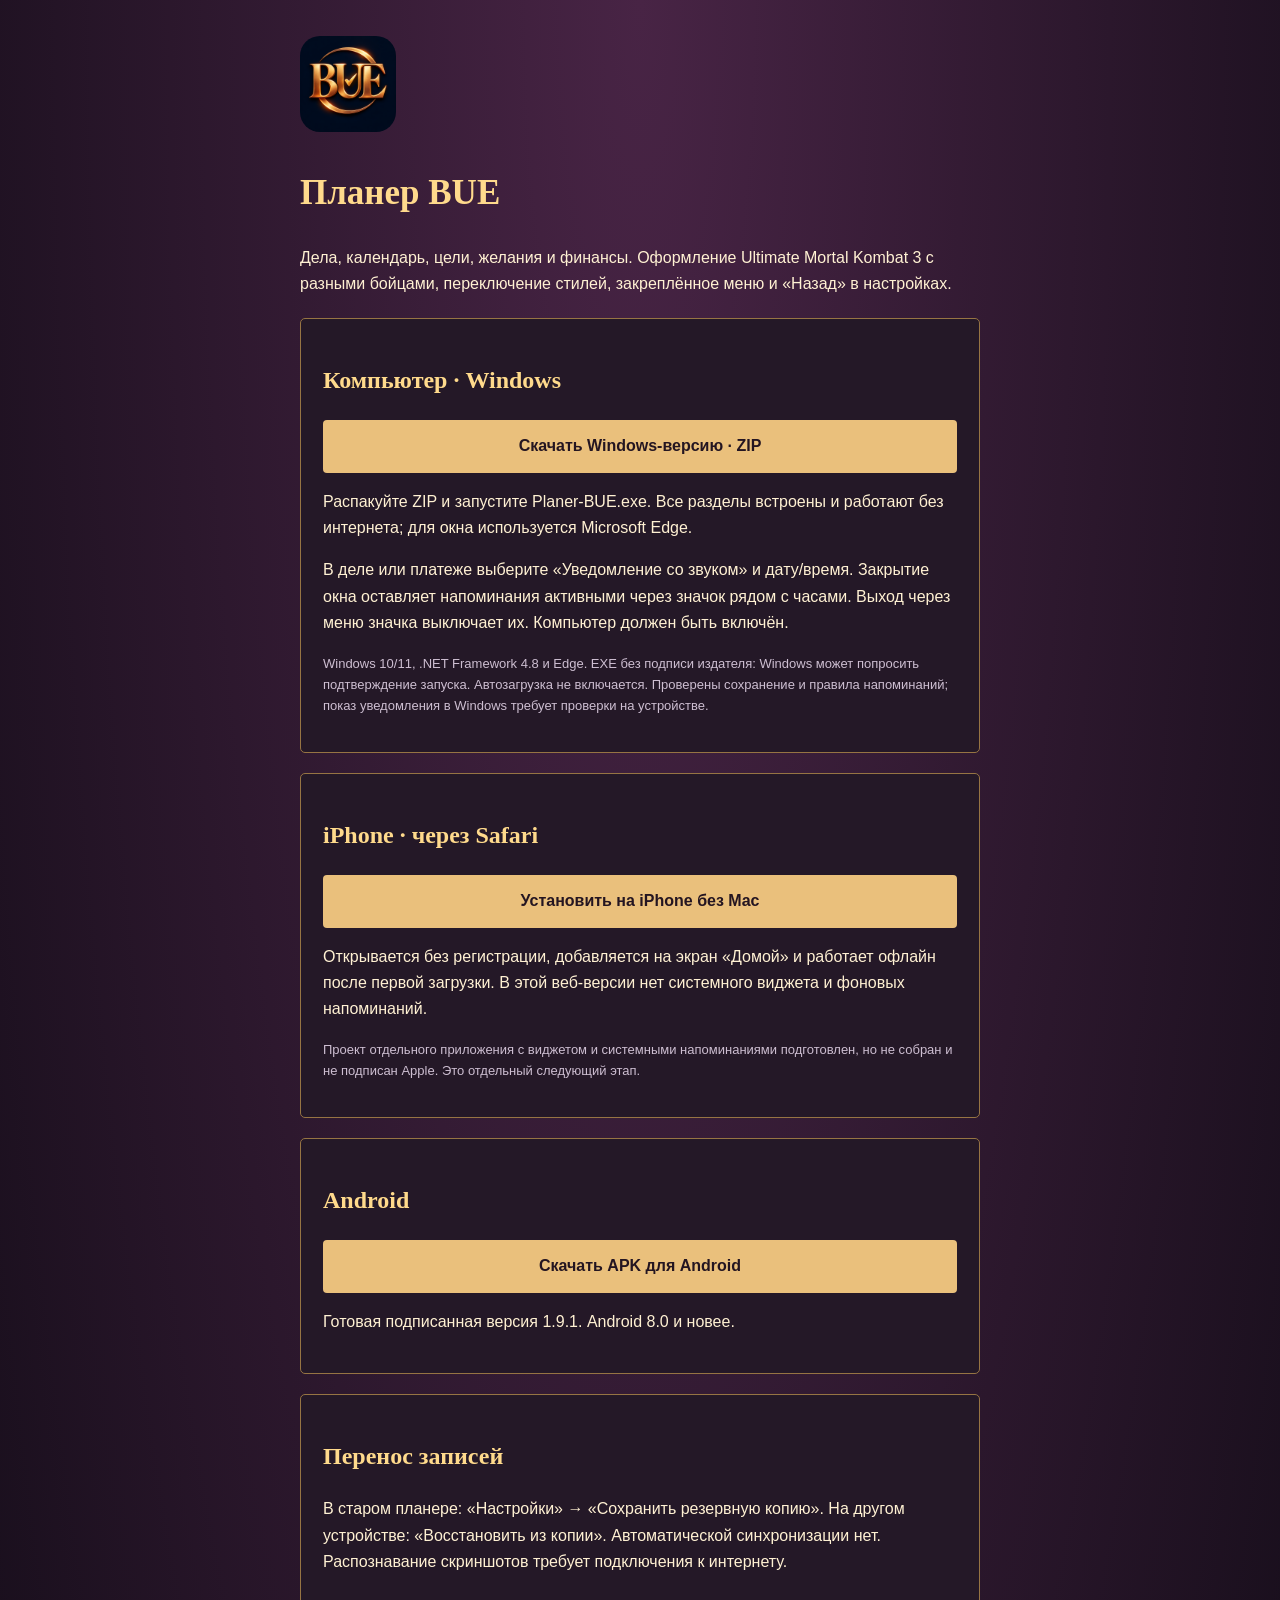
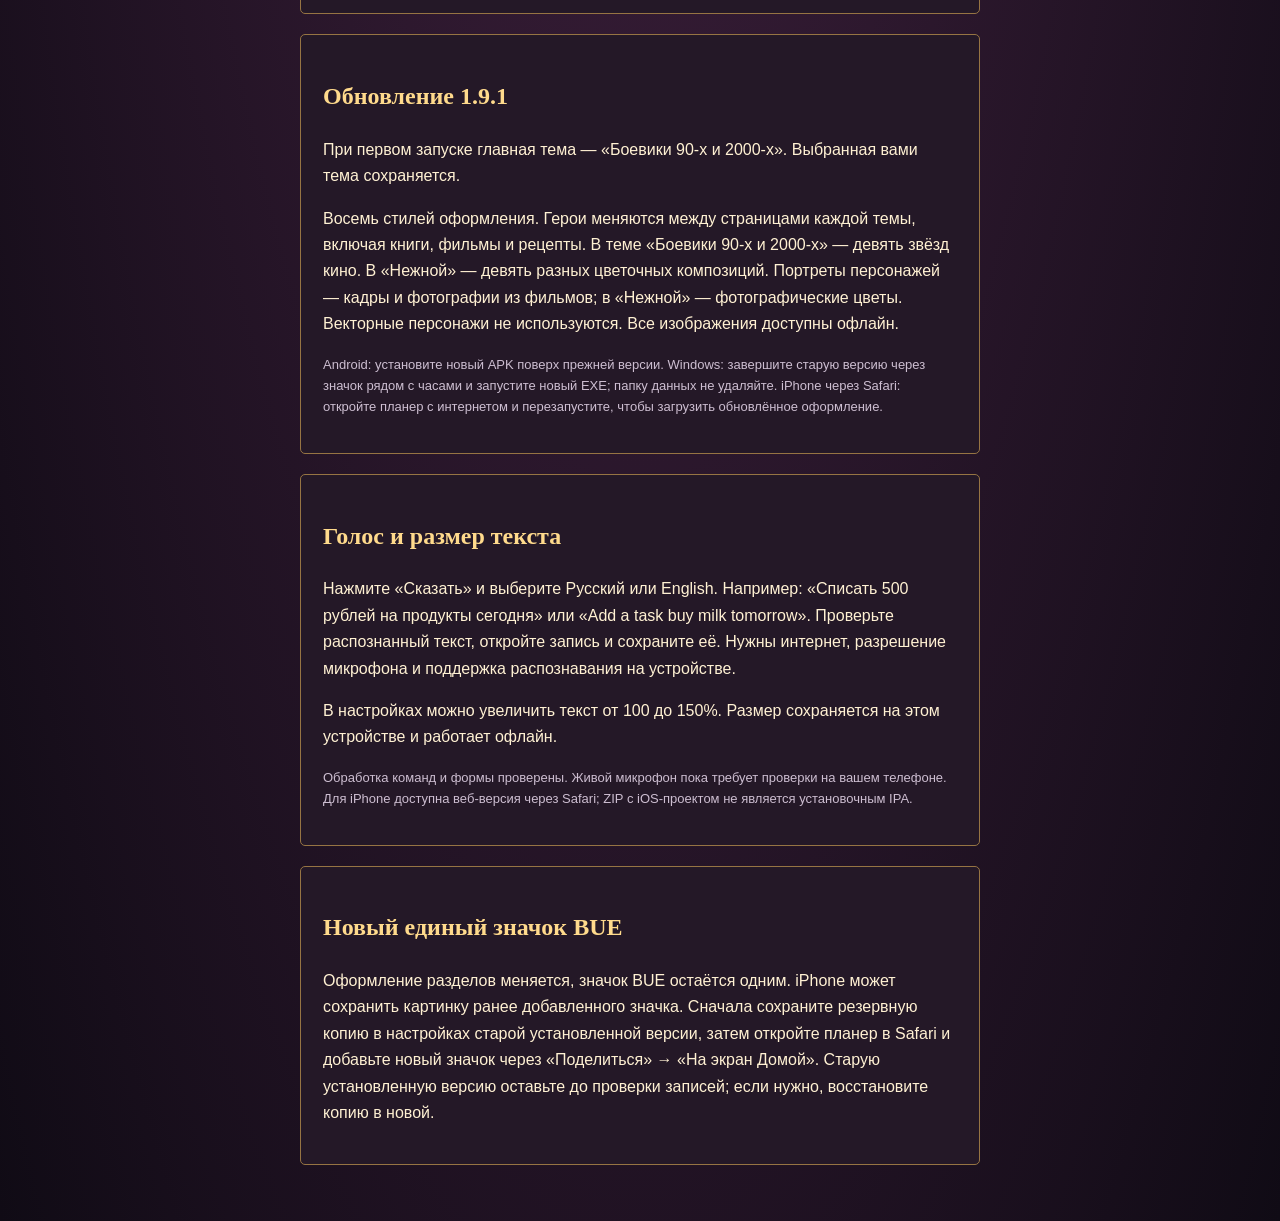
<file: site/devices/index.html>
<!doctype html><html lang="ru"><head>
<base href="../"><meta charset="utf-8"><meta name="viewport" content="width=device-width,initial-scale=1"><title>Планер BUE — устройства</title><style>body{margin:0;color:#fff1d3;background:radial-gradient(ellipse at top,#482445,#100b15);font:16px/1.65 -apple-system,BlinkMacSystemFont,Segoe UI,sans-serif}main{max-width:680px;margin:auto;padding:36px 22px}h1,h2{font-family:Georgia,serif;color:#ffda8c}h1{font-size:35px}section{border:1px solid #967443;background:#241827;padding:22px;margin:20px 0;border-radius:5px}a{color:#ffdf9c}.button{display:block;padding:13px;margin:14px 0;background:#eac07c;color:#241521;text-align:center;text-decoration:none;font-weight:700;border-radius:4px}.small{font-size:13px;color:#cdbed1}.icon{width:96px;height:96px;border-radius:20px}li{margin:9px 0}</style><meta name="apple-mobile-web-app-title" content="Планер BUE"><link rel="manifest" href="bue-v21.webmanifest"><link rel="apple-touch-icon" sizes="180x180" href="assets/bue-icon-180-v21.png"><link rel="icon" type="image/png" href="assets/bue-icon-192-v21.png"></head><body><main><img class="icon" src="assets/bue-icon-1024-v21.png" alt="Значок BUE"><h1>Планер BUE</h1><p>Дела, календарь, цели, желания и финансы. Оформление Ultimate Mortal Kombat 3 с разными бойцами, переключение стилей, закреплённое меню и «Назад» в настройках.</p>
<section><h2>Компьютер · Windows</h2><a class="button" href="downloads/planer-bue-windows-v21.zip" download>Скачать Windows-версию · ZIP</a><p>Распакуйте ZIP и запустите Planer-BUE.exe. Все разделы встроены и работают без интернета; для окна используется Microsoft Edge.</p><p>В деле или платеже выберите «Уведомление со звуком» и дату/время. Закрытие окна оставляет напоминания активными через значок рядом с часами. Выход через меню значка выключает их. Компьютер должен быть включён.</p><p class="small">Windows 10/11, .NET Framework 4.8 и Edge. EXE без подписи издателя: Windows может попросить подтверждение запуска. Автозагрузка не включается. Проверены сохранение и правила напоминаний; показ уведомления в Windows требует проверки на устройстве.</p></section>
<section><h2>iPhone · через Safari</h2><a class="button" href="iphone/">Установить на iPhone без Mac</a><p>Открывается без регистрации, добавляется на экран «Домой» и работает офлайн после первой загрузки. В этой веб-версии нет системного виджета и фоновых напоминаний.</p><p class="small">Проект отдельного приложения с виджетом и системными напоминаниями подготовлен, но не собран и не подписан Apple. Это отдельный следующий этап.</p></section>
<section><h2>Android</h2><a class="button" href="android/">Скачать APK для Android</a><p>Готовая подписанная версия 1.9.1. Android 8.0 и новее.</p></section>
<section><h2>Перенос записей</h2><p>В старом планере: «Настройки» → «Сохранить резервную копию». На другом устройстве: «Восстановить из копии». Автоматической синхронизации нет. Распознавание скриншотов требует подключения к интернету.</p></section><section><h2>Обновление 1.9.1</h2><p>При первом запуске главная тема — «Боевики 90-х и 2000-х». Выбранная вами тема сохраняется.</p><p>Восемь стилей оформления. Герои меняются между страницами каждой темы, включая книги, фильмы и рецепты. В теме «Боевики 90-х и 2000-х» — девять звёзд кино. В «Нежной» — девять разных цветочных композиций. Портреты персонажей — кадры и фотографии из фильмов; в «Нежной» — фотографические цветы. Векторные персонажи не используются. Все изображения доступны офлайн.</p><p class="small">Android: установите новый APK поверх прежней версии. Windows: завершите старую версию через значок рядом с часами и запустите новый EXE; папку данных не удаляйте. iPhone через Safari: откройте планер с интернетом и перезапустите, чтобы загрузить обновлённое оформление.</p></section><section><h2>Голос и размер текста</h2><p>Нажмите «Сказать» и выберите Русский или English. Например: «Списать 500 рублей на продукты сегодня» или «Add a task buy milk tomorrow». Проверьте распознанный текст, откройте запись и сохраните её. Нужны интернет, разрешение микрофона и поддержка распознавания на устройстве.</p><p>В настройках можно увеличить текст от 100 до 150%. Размер сохраняется на этом устройстве и работает офлайн.</p><p class="small">Обработка команд и формы проверены. Живой микрофон пока требует проверки на вашем телефоне. Для iPhone доступна веб-версия через Safari; ZIP с iOS-проектом не является установочным IPA.</p></section><section><h2>Новый единый значок BUE</h2><p>Оформление разделов меняется, значок BUE остаётся одним. iPhone может сохранить картинку ранее добавленного значка. Сначала сохраните резервную копию в настройках старой установленной версии, затем откройте планер в Safari и добавьте новый значок через «Поделиться» → «На экран Домой». Старую установленную версию оставьте до проверки записей; если нужно, восстановите копию в новой.</p></section></main></body></html>
</file>
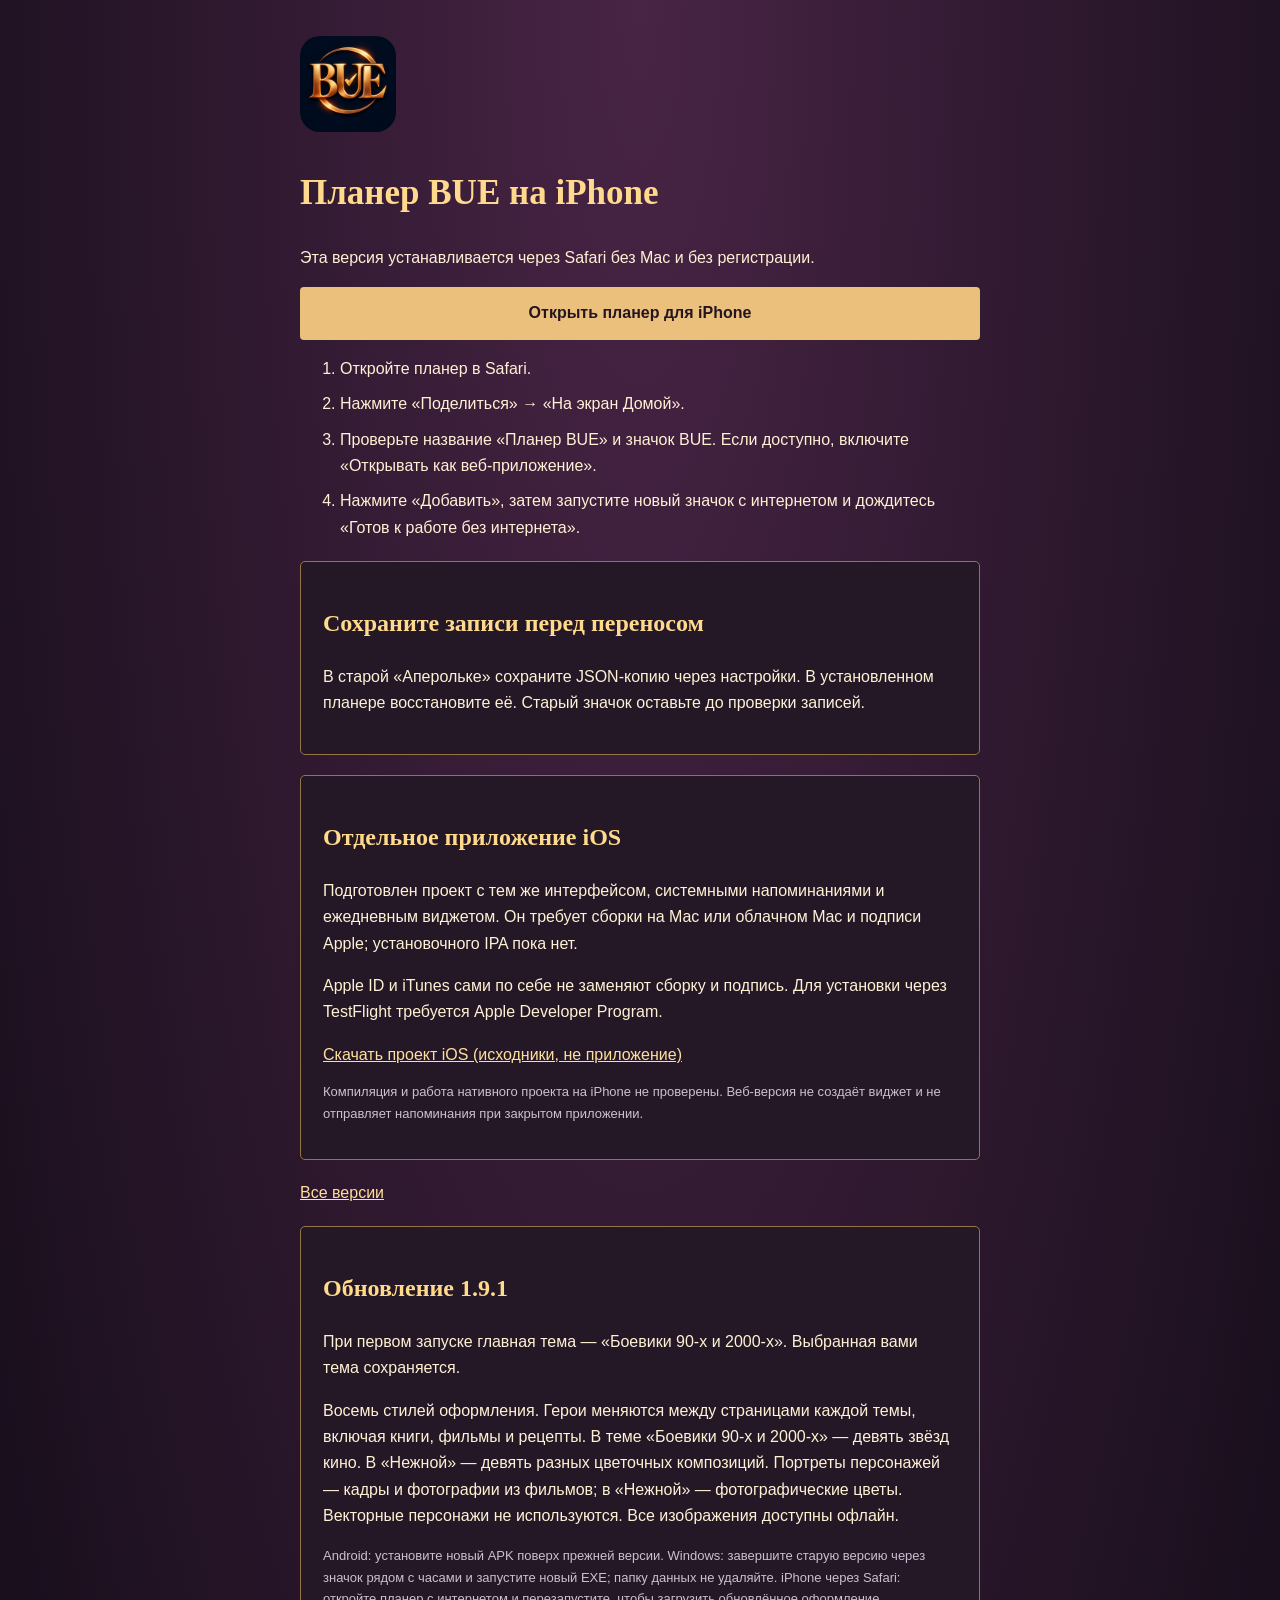
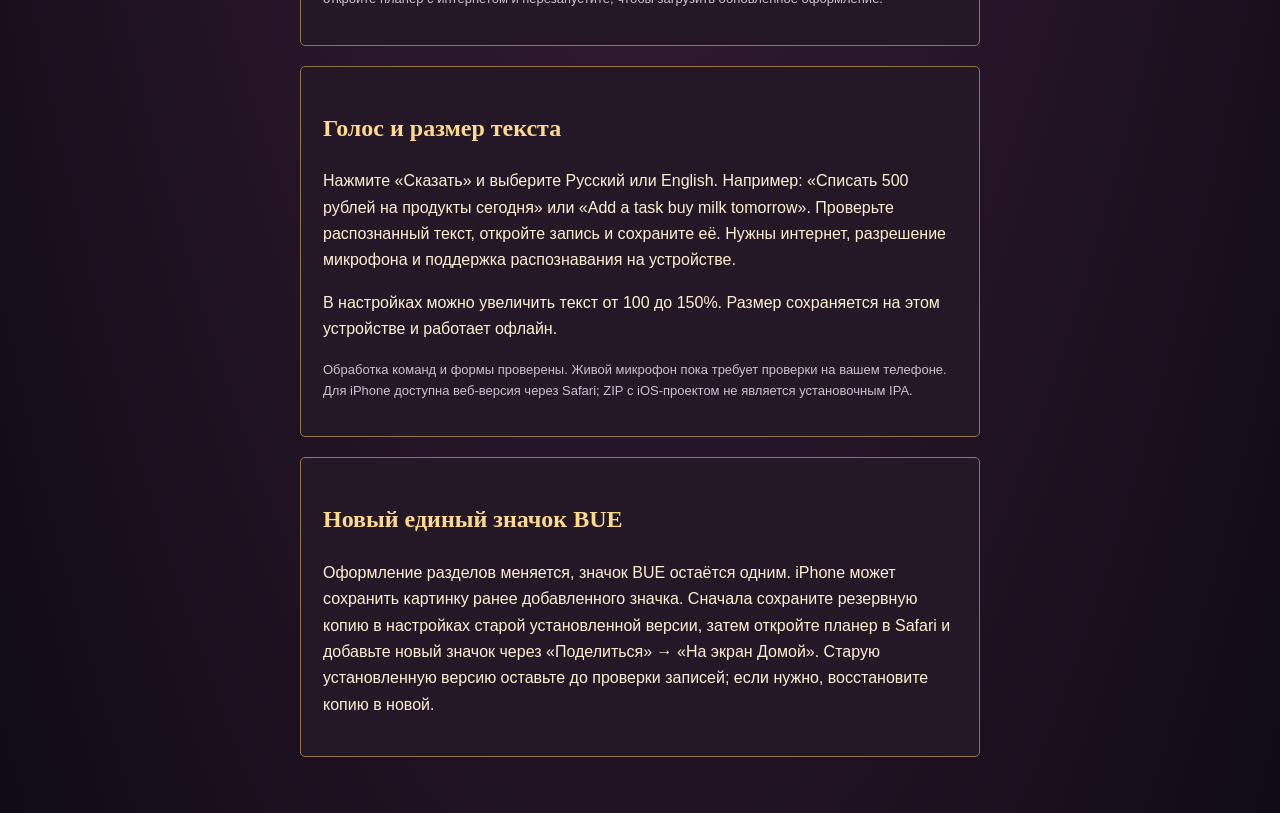
<file: site/iphone/index.html>
<!doctype html><html lang="ru"><head>
<base href="../"><meta charset="utf-8"><meta name="viewport" content="width=device-width,initial-scale=1"><title>Планер BUE на iPhone</title><style>body{margin:0;color:#fff1d3;background:radial-gradient(ellipse at top,#482445,#100b15);font:16px/1.65 -apple-system,BlinkMacSystemFont,Segoe UI,sans-serif}main{max-width:680px;margin:auto;padding:36px 22px}h1,h2{font-family:Georgia,serif;color:#ffda8c}h1{font-size:35px}section{border:1px solid #967443;background:#241827;padding:22px;margin:20px 0;border-radius:5px}a{color:#ffdf9c}.button{display:block;padding:13px;margin:14px 0;background:#eac07c;color:#241521;text-align:center;text-decoration:none;font-weight:700;border-radius:4px}.small{font-size:13px;color:#cdbed1}.icon{width:96px;height:96px;border-radius:20px}li{margin:9px 0}</style><meta name="apple-mobile-web-app-title" content="Планер BUE"><link rel="manifest" href="bue-v21.webmanifest"><link rel="apple-touch-icon" sizes="180x180" href="assets/bue-icon-180-v21.png"><link rel="icon" type="image/png" href="assets/bue-icon-192-v21.png"></head><body><main><img class="icon" src="assets/bue-icon-1024-v21.png" alt="Значок BUE"><h1>Планер BUE на iPhone</h1><p>Эта версия устанавливается через Safari без Mac и без регистрации.</p><a class="button" href="bue/">Открыть планер для iPhone</a><ol><li>Откройте планер в Safari.</li><li>Нажмите «Поделиться» → «На экран Домой».</li><li>Проверьте название «Планер BUE» и значок BUE. Если доступно, включите «Открывать как веб-приложение».</li><li>Нажмите «Добавить», затем запустите новый значок с интернетом и дождитесь «Готов к работе без интернета».</li></ol><section><h2>Сохраните записи перед переносом</h2><p>В старой «Аперольке» сохраните JSON-копию через настройки. В установленном планере восстановите её. Старый значок оставьте до проверки записей.</p></section><section><h2>Отдельное приложение iOS</h2><p>Подготовлен проект с тем же интерфейсом, системными напоминаниями и ежедневным виджетом. Он требует сборки на Mac или облачном Mac и подписи Apple; установочного IPA пока нет.</p><p>Apple ID и iTunes сами по себе не заменяют сборку и подпись. Для установки через TestFlight требуется Apple Developer Program.</p><a href="downloads/planer-bue-ios-project-v21.zip" download>Скачать проект iOS (исходники, не приложение)</a><p class="small">Компиляция и работа нативного проекта на iPhone не проверены. Веб-версия не создаёт виджет и не отправляет напоминания при закрытом приложении.</p></section><p><a href="devices/">Все версии</a></p><section><h2>Обновление 1.9.1</h2><p>При первом запуске главная тема — «Боевики 90-х и 2000-х». Выбранная вами тема сохраняется.</p><p>Восемь стилей оформления. Герои меняются между страницами каждой темы, включая книги, фильмы и рецепты. В теме «Боевики 90-х и 2000-х» — девять звёзд кино. В «Нежной» — девять разных цветочных композиций. Портреты персонажей — кадры и фотографии из фильмов; в «Нежной» — фотографические цветы. Векторные персонажи не используются. Все изображения доступны офлайн.</p><p class="small">Android: установите новый APK поверх прежней версии. Windows: завершите старую версию через значок рядом с часами и запустите новый EXE; папку данных не удаляйте. iPhone через Safari: откройте планер с интернетом и перезапустите, чтобы загрузить обновлённое оформление.</p></section><section><h2>Голос и размер текста</h2><p>Нажмите «Сказать» и выберите Русский или English. Например: «Списать 500 рублей на продукты сегодня» или «Add a task buy milk tomorrow». Проверьте распознанный текст, откройте запись и сохраните её. Нужны интернет, разрешение микрофона и поддержка распознавания на устройстве.</p><p>В настройках можно увеличить текст от 100 до 150%. Размер сохраняется на этом устройстве и работает офлайн.</p><p class="small">Обработка команд и формы проверены. Живой микрофон пока требует проверки на вашем телефоне. Для iPhone доступна веб-версия через Safari; ZIP с iOS-проектом не является установочным IPA.</p></section><section><h2>Новый единый значок BUE</h2><p>Оформление разделов меняется, значок BUE остаётся одним. iPhone может сохранить картинку ранее добавленного значка. Сначала сохраните резервную копию в настройках старой установленной версии, затем откройте планер в Safari и добавьте новый значок через «Поделиться» → «На экран Домой». Старую установленную версию оставьте до проверки записей; если нужно, восстановите копию в новой.</p></section></main></body></html>
</file>
<file: site/hero.css>
:root {--bg:#080d17;--card:#111d2c;--text:#edf5ff;--muted:#9db0c8;--line:#33455e;--accent:#ffd684;--reactor:#7becff}
body {background:radial-gradient(ellipse at 5% 5%,#8c182b35,transparent 40%),radial-gradient(ellipse at 100% 70%,#154c6733,transparent 45%),#080d17}
.app {max-width:600px;background:linear-gradient(140deg,#47142366,transparent 25%),#0b1220;border:1px solid #645043;border-radius:25px;box-shadow:0 25px 100px #0009;overflow:hidden}
header {background:linear-gradient(115deg,#a01b2a88,#26152444 50%,#102d3d66);border-bottom:1px solid #dcaf6555;position:relative}
header:after {content:"";position:absolute;height:3px;width:38%;bottom:-1px;left:22px;background:linear-gradient(90deg,#b52736,#ffcf70,#78eaff);clip-path:polygon(0 0,100% 0,94% 100%,0 100%)}
.brand-copy strong {letter-spacing:2px}.brand-copy small {color:#7becff;letter-spacing:2.1px}.brand .helmet-logo {width:44px;height:44px;object-fit:contain;border-radius:12px;border:1px solid #be824e77}.top {gap:8px}.top button {color:var(--accent)}
.hero {background:linear-gradient(125deg,#a91e3040,transparent 60%),linear-gradient(#111f32,#101825);border:1px solid #a37a48;position:relative}.hero:before {content:"";position:absolute;inset:0;opacity:.15;background:repeating-linear-gradient(0deg,transparent 0 26px,#83e9f5 27px,transparent 28px),repeating-linear-gradient(90deg,transparent 0 26px,#83e9f5 27px,transparent 28px);pointer-events:none}.hero .value {font-size:calc(38px * var(--bue-font-scale,1));color:#fff5da}.hero-helmet {width:122px;height:122px;flex:0 0 122px;object-fit:contain;filter:drop-shadow(0 0 16px #70dfff35)}
.card {background:linear-gradient(135deg,#22304866,transparent 65%),#101b2b;border:1px solid #32475f;border-radius:17px;box-shadow:inset 0 1px 0 #f3d09a15;margin-bottom:13px}.card h2 {font-size:calc(16px * var(--bue-font-scale,1));color:#ffe0a1}.card h2:before {background:linear-gradient(#ff595d,#96374b);width:4px;box-shadow:0 0 8px #ef384766}.check.yes {background:#8cefff}.tabs button.active {background:linear-gradient(180deg,#17394b55,transparent);color:#89eeff;border-top:2px solid #7be9ff}.tabs button {border-top:2px solid transparent;min-height:58px}.tabs {background:#0a1321}
.notice,.offline-status {max-width:600px}.notice {font-size:calc(12px * var(--bue-font-scale,1));line-height:1.6}.offline-status {font-size:calc(12px * var(--bue-font-scale,1));padding:8px 13px}.mission-label {color:#91e8ff;font-size:calc(10px * var(--bue-font-scale,1));letter-spacing:1.8px;text-transform:uppercase}
.wishes-tabs {display:grid;grid-template-columns:repeat(3,minmax(0,1fr));gap:9px;margin:15px 0}.wishes-tabs button {min-height:84px;border:1px solid #384d69;background:linear-gradient(140deg,#243750,#111e30);border-radius:15px;font-size:calc(13px * var(--bue-font-scale,1));color:#bdd0e6}.wishes-tabs button span {display:block;font-size:calc(23px * var(--bue-font-scale,1));margin-bottom:7px;color:#e9bd70}.wishes-tabs button.active {border-color:#efc17a;color:#ffe4a9;background:linear-gradient(130deg,#64233580,#1b2c3d);box-shadow:inset 0 0 0 1px #ecc17833}.wish-description {display:block;white-space:pre-wrap;overflow-wrap:anywhere;font-size:calc(13px * var(--bue-font-scale,1));line-height:1.5;color:#a9bdd4;margin-top:7px}.wish-count {font-size:calc(11px * var(--bue-font-scale,1));display:block;opacity:.7;margin-top:4px}
.finance-modes {margin-bottom:16px}.finance-modes button {font-size:calc(13px * var(--bue-font-scale,1));min-height:44px}.plan-header {display:flex;justify-content:space-between;align-items:center;gap:8px}.plan-header input {min-width:0;max-width:175px}.plan-heading {font-size:calc(18px * var(--bue-font-scale,1));text-transform:capitalize}.month-note {white-space:pre-wrap;color:#d3bf9b;font-size:calc(12px * var(--bue-font-scale,1))}.table-scroll {overflow-x:auto;max-width:100%;border:1px solid #395170;border-radius:12px;margin-top:10px;scrollbar-color:#dcb369 #101e31}.plan-table {min-width:730px;width:100%;border-collapse:collapse;font-size:calc(13px * var(--bue-font-scale,1));margin:0}.plan-table th {background:#234467;color:#dff5ff;border:1px solid #496789;font-size:calc(12px * var(--bue-font-scale,1));white-space:nowrap;padding:10px;text-align:left}.plan-table td {border:1px solid #2e425d;padding:10px;vertical-align:top;white-space:normal}.plan-table th:nth-child(1) {width:21%}.plan-table th:nth-child(2) {width:17%}.plan-table th:nth-child(3) {width:18%}.plan-table th:nth-child(4) {width:27%}.plan-table th:nth-child(5) {width:17%}.plan-table .money-cell {white-space:nowrap;font-variant-numeric:tabular-nums;color:#ffdfa0}.plan-table .article {color:#eff6ff;text-align:left;padding:0;border:0;font-size:calc(13px * var(--bue-font-scale,1));font-weight:600;background:none;min-height:35px}.plan-table .note-cell {overflow-wrap:anywhere;white-space:pre-wrap;color:#aebed3}.plan-table .total-row td {background:#a0742c33;color:#ffe1a1;font-weight:700}.plan-table .week-row td {background:#1c344a;color:#8be7f5;font-size:calc(12px * var(--bue-font-scale,1))}.plan-status {display:flex;gap:5px}.plan-status button {height:33px;min-width:30px;padding:3px;background:#1c2c40;border:1px solid #45607b;border-radius:7px}.plan-status .selected-yes {color:#a4f4db;border-color:#69c7a0;background:#21493d}.plan-status .selected-no {color:#ffb7bc;border-color:#e97586;background:#652832}.status-caption {display:block;margin-top:6px;font-size:calc(11px * var(--bue-font-scale,1));color:#9db4cd}.mandatory-tag {font-size:calc(10px * var(--bue-font-scale,1));color:#efce8e;margin:4px 0;display:block}.plan-help {font-size:calc(11px * var(--bue-font-scale,1));color:#9eafc5}.balance-table {width:100%;border-collapse:collapse;font-size:calc(13px * var(--bue-font-scale,1))}.balance-table td {border-bottom:1px solid #34455d;padding:11px 3px}.balance-table td:last-child {text-align:right;font-weight:600;font-variant-numeric:tabular-nums}.balance-table .closing td {background:#214a4544;color:#a2f3de;padding:13px 8px;font-weight:700}.plan-add {display:flex;gap:9px;margin:12px 0}.plan-add button {flex:1;min-height:44px}.saved-line {font-size:calc(12px * var(--bue-font-scale,1));color:#9de9d7}.plan-meta {display:grid;gap:11px}.plan-meta textarea {min-height:56px}.plan-meta .primary {min-height:43px}.table-empty {text-align:center;color:#9daec5;padding:18px!important}
@media(max-width:360px) {.hero-helmet {width:96px;height:96px;flex-basis:96px}.hero .value {font-size:calc(30px * var(--bue-font-scale,1))}.brand .helmet-logo {width:37px;height:37px}.brand-copy strong {font-size:calc(11px * var(--bue-font-scale,1))}.brand-copy small {font-size:calc(8px * var(--bue-font-scale,1))}.wishes-tabs {gap:6px}.wishes-tabs button {font-size:calc(12px * var(--bue-font-scale,1))}.plan-heading {font-size:calc(15px * var(--bue-font-scale,1))}}
@media(display-mode:standalone) {.notice {display:none}}
.plan-table {min-width:570px;table-layout:fixed}.plan-table th:nth-child(1) {width:105px}.plan-table th:nth-child(2) {width:90px}.plan-table th:nth-child(3) {width:105px}.plan-table th:nth-child(4) {width:160px}.plan-table th:nth-child(5) {width:110px}
</file>
<file: site/themes.css>
/* Each universe controls every screen; the install icon always remains Iron Man. */
html[data-theme] {--armor:#a52036;--wash:#7c1b304d;--glow:#7becff22;--bg:#080d17;--card:#111d2c;--line:#3a4a61;--accent:#ffd684;--reactor:#7becff;--muted:#a5b7cd;--header:#8b253d66;--table:#234467;--panel-hi:#26395266}
html[data-theme="thanos"] {--armor:#8c52c8;--wash:#59338b66;--glow:#b88cff33;--bg:#0f0b1a;--card:#22192f;--line:#55416c;--accent:#edd194;--reactor:#c9a0ff;--muted:#bcb1cf;--header:#70409077;--table:#513b70;--panel-hi:#76599733}
html[data-theme="guardians"] {--armor:#c67655;--wash:#5c407966;--glow:#64dce633;--bg:#0b0e24;--card:#171f38;--line:#485678;--accent:#ffbd82;--reactor:#86e9e9;--muted:#aabbd8;--header:#3e427788;--table:#35466d;--panel-hi:#56609333}
html[data-theme="deadpool-wolverine"] {--armor:#c32b42;--wash:#8c203544;--glow:#f7d55422;--bg:#121216;--card:#23232b;--line:#6c5553;--accent:#fbd66b;--reactor:#ffe695;--muted:#c0b9be;--header:#9c233955;--table:#773343;--panel-hi:#705d3933}
html[data-theme="loki"] {--armor:#257a55;--wash:#23543e66;--glow:#8df0ac22;--bg:#071610;--card:#10291f;--line:#3b654e;--accent:#efdaa0;--reactor:#93e2aa;--muted:#aec4b6;--header:#24744966;--table:#245a43;--panel-hi:#61836333}
html[data-theme] body {background:radial-gradient(ellipse at 0 0,var(--wash),transparent 48%),radial-gradient(ellipse at 100% 70%,var(--glow),transparent 50%),var(--bg)}
html[data-theme] .app {background:linear-gradient(135deg,var(--wash),transparent 30%),var(--bg);border-color:var(--line)}
html[data-theme] header {background:linear-gradient(110deg,var(--header),transparent 70%),var(--card);border-bottom-color:var(--accent)}
html[data-theme] header:after {background:linear-gradient(90deg,var(--armor),var(--accent),var(--reactor))}
html[data-theme] .brand-copy small,html[data-theme] .mission-label {color:var(--reactor)}
html[data-theme] .hero {background:linear-gradient(125deg,var(--wash),transparent 65%),var(--card);border-color:var(--accent)}
html[data-theme] .hero-helmet {filter:drop-shadow(0 0 18px var(--glow))}
html[data-theme] .hero .value {color:var(--accent)}
html[data-theme] .card {background:linear-gradient(135deg,var(--panel-hi),transparent 65%),var(--card);border-color:var(--line)}
html[data-theme] .card h2 {color:var(--accent)}
html[data-theme] .card h2:before {background:var(--armor);box-shadow:0 0 10px var(--wash)}
html[data-theme] .primary {background:linear-gradient(125deg,var(--armor),var(--header)),var(--card);border-color:var(--line);color:#fff8ec}
html[data-theme] .check.yes {background:var(--reactor);border-color:var(--reactor);color:#162129}
html[data-theme] .progress div {background:linear-gradient(90deg,var(--armor),var(--accent))}
html[data-theme] .tabs {background:var(--bg);border-top-color:var(--line)}
html[data-theme] .tabs button.active {color:var(--reactor);border-top-color:var(--reactor);background:linear-gradient(var(--glow),transparent)}
html[data-theme] .segment {background:var(--bg);border-color:var(--line)}
html[data-theme] .segment .active {background:var(--wash);color:var(--accent);box-shadow:inset 0 0 0 1px var(--line)}
html[data-theme] input,html[data-theme] select,html[data-theme] textarea {background:var(--bg);border-color:var(--line)}
html[data-theme] dialog {background:var(--card);border-color:var(--line)}
html[data-theme] .calendar button.selected {background:var(--armor);color:#fff}
html[data-theme] .wishes-tabs button {background:linear-gradient(135deg,var(--panel-hi),transparent),var(--card);border-color:var(--line)}
html[data-theme] .wishes-tabs button.active {background:linear-gradient(135deg,var(--wash),transparent),var(--card);border-color:var(--accent);color:var(--accent)}
html[data-theme] .wishes-tabs button span,html[data-theme] .money-cell {color:var(--accent)}
html[data-theme] .plan-table th {background:var(--table);border-color:var(--line)}
html[data-theme] .plan-table td,html[data-theme] .table-scroll {border-color:var(--line)}
html[data-theme] .plan-table .total-row td {background:var(--wash);color:var(--accent)}
html[data-theme] .plan-table .week-row td {background:var(--table);color:var(--reactor)}
html[data-theme] .balance-table td {border-color:var(--line)}
html[data-theme] .balance-table .closing td {color:var(--reactor);background:var(--glow)}
html[data-theme="thanos"] .hero:before {background:radial-gradient(circle at 15% 18%,#ea696f88 0 2px,transparent 3px),radial-gradient(circle at 72% 70%,#61cce788 0 2px,transparent 3px),radial-gradient(circle at 48% 32%,#a7ed7988 0 2px,transparent 3px),radial-gradient(circle at 85% 21%,#f7db7588 0 2px,transparent 3px);opacity:.55}
html[data-theme="guardians"] .hero:before {background:radial-gradient(circle at 15% 25%,#fff 0 1px,transparent 2px),radial-gradient(circle at 69% 68%,#9ceeff 0 1px,transparent 2px),radial-gradient(circle at 45% 12%,#fff 0 1px,transparent 2px),radial-gradient(circle at 90% 35%,#ffcb8e 0 2px,transparent 3px),linear-gradient(140deg,transparent 45%,#f59a4c22 50%,transparent 55%);opacity:.6;background-size:130px 90px,170px 140px,100px 120px,200px 170px,100% 100%}
html[data-theme="deadpool-wolverine"] .hero {background:linear-gradient(115deg,#9f193b55 0 49%,#eac14333 50% 100%),var(--card)}
html[data-theme="deadpool-wolverine"] .hero:before {background:repeating-linear-gradient(125deg,transparent 0 37px,#fff1b466 38px 40px,transparent 41px 47px);opacity:.12}
html[data-theme="deadpool-wolverine"] .card {border-radius:10px;border-width:2px}html[data-theme="deadpool-wolverine"] h1 {font-weight:850;text-shadow:2px 2px 0 #a31b39}
html[data-theme="loki"] .hero:before {background:repeating-radial-gradient(ellipse at 50% 120%,transparent 0 30px,#e4c98d 31px,transparent 32px 58px);opacity:.13}
.theme-grid {display:grid;grid-template-columns:repeat(2,minmax(0,1fr));gap:10px;margin-top:12px}.theme-choice {display:flex;flex-direction:column;align-items:flex-start;gap:7px;padding:13px;border:1px solid var(--line);border-radius:13px;min-height:160px;text-align:left;position:relative;background:var(--bg);color:var(--text)}.theme-choice img {width:55px;height:55px;object-fit:contain}.theme-choice strong {font-size:calc(13px * var(--bue-font-scale,1));line-height:1.3}.theme-choice small {font-size:calc(11px * var(--bue-font-scale,1));color:var(--muted);line-height:1.5}.theme-choice[aria-pressed="true"] {border-color:var(--accent);box-shadow:inset 0 0 0 1px var(--accent)}.theme-choice[aria-pressed="true"]:after {content:"✓";position:absolute;right:10px;top:9px;color:var(--accent);font-size:calc(20px * var(--bue-font-scale,1))}.theme-choice:last-child {grid-column:1/-1;flex-direction:row;align-items:center;min-height:90px}.theme-choice:last-child div {max-width:80%}.theme-choice:last-child small {display:block;margin-top:5px}.theme-tip {font-size:calc(12px * var(--bue-font-scale,1));line-height:1.6;color:var(--muted);margin-top:13px}

.brand-copy strong {font-size:calc(12px * var(--bue-font-scale,1));letter-spacing:1px;max-width:180px;display:block;line-height:1.4}.brand-copy small {font-size:calc(8px * var(--bue-font-scale,1));letter-spacing:1px}
@media(max-width:360px){.brand-copy strong{font-size:calc(11px * var(--bue-font-scale,1));max-width:155px}.brand-copy small{font-size:calc(7px * var(--bue-font-scale,1))}}

.theme-choice strong,.theme-choice small{display:block}.theme-choice small{margin-top:6px}
html[data-theme="ironman"] .hero-helmet{border-radius:50%}

/* Gentle: peonies, warm paper, dusty rose and sage. All surfaces stay light in iOS dark mode. */
html[data-theme="gentle"]{color-scheme:light;--bg:#faf5f3;--card:#fffdfc;--text:#493b48;--muted:#786776;--line:#e2cfd7;--accent:#945773;--reactor:#527462;--armor:#985773;--wash:#eed4e15e;--glow:#dce9e163;--header:#f5dfe9bb;--table:#f2e0e8;--panel-hi:#f9eaf199;--soft:#f1e8ef;--green:#3d7563;--red:#a5435a}
.theme-choice:last-child{grid-column:auto;flex-direction:column;align-items:flex-start;min-height:160px}.theme-choice:last-child div{max-width:100%}
html[data-theme="gentle"] body{background:radial-gradient(ellipse at 10% 10%,#efdce777,transparent 50%),radial-gradient(ellipse at 90% 60%,#e1e9e177,transparent 50%),var(--bg)}
html[data-theme="gentle"] .app{background:linear-gradient(145deg,#f8edef,#fbf8f2);box-shadow:0 22px 80px #9a6b8525;border-color:#ead5df;border-radius:27px}
html[data-theme="gentle"] header{background:linear-gradient(115deg,#f7e5ebee,#faf5efbb);border-bottom:1px solid var(--line)}
html[data-theme="gentle"] header:after{background:linear-gradient(90deg,#d5a3b8,#dfccdc,#bbd2c3);height:2px;box-shadow:none;transform:none;clip-path:none;border-radius:5px}
html[data-theme="gentle"] .hero{background:radial-gradient(ellipse at 80% 25%,#e3e4edaa,transparent 58%),linear-gradient(130deg,#f6e0e8,#fffbf5);border-color:#e8c6d7;border-radius:24px;box-shadow:0 8px 25px #bba0ad18}
html[data-theme="gentle"] .hero:before{background:url('assets/gentle.svg') 145% 80%/250px no-repeat;opacity:.18}
html[data-theme="gentle"] .hero .value{color:#874b68;font-size:calc(36px * var(--bue-font-scale,1));font-weight:650}
html[data-theme="gentle"] .hero-helmet{width:140px;height:140px;flex-basis:140px;filter:drop-shadow(0 5px 10px #b77e8b20)}
html[data-theme="gentle"] .hero-top{font-size:calc(10px * var(--bue-font-scale,1));letter-spacing:.7px;text-transform:none}
html[data-theme="gentle"] .squad{border-top-color:#d8becb70}.squad span+span:before{color:var(--muted)}
html[data-theme="gentle"] .card{border-color:#e8d8df;border-radius:21px;box-shadow:0 5px 20px #a2768f0c;background:linear-gradient(135deg,#fffdfb,#fcf7fa)}
html[data-theme="gentle"] .card h2:before{width:6px;height:6px;border-radius:50%;vertical-align:3px;background:#cda2b6;box-shadow:none}
html[data-theme="gentle"] .primary{background:linear-gradient(110deg,#9c5b78,#875370);color:#fffdfc;border-color:#ac7290;box-shadow:0 5px 16px #a2718c22}
html[data-theme="gentle"] .top button.active{background:#efdce6}
html[data-theme="gentle"] .check{border-color:#b89caf}.check.yes{box-shadow:none}
html[data-theme="gentle"] .check.yes{background:#5c8170;border-color:#5c8170;color:#fff}
html[data-theme="gentle"] .tabs{background:#fff9fc;border-top-color:#e1cdd7}
html[data-theme="gentle"] .tabs button.active{background:linear-gradient(#efdde7,transparent);color:#874b68;border-top-color:#c89bb1}
html[data-theme="gentle"] .tabs button.active b{text-shadow:none}
html[data-theme="gentle"] .wishes-tabs button{color:var(--muted)}
html[data-theme="gentle"] .wish-description,html[data-theme="gentle"] .month-note,html[data-theme="gentle"] .plan-help,html[data-theme="gentle"] .status-caption,html[data-theme="gentle"] .plan-table .note-cell,html[data-theme="gentle"] .table-empty{color:var(--muted)}
html[data-theme="gentle"] .plan-table th,html[data-theme="gentle"] .plan-table .article{color:var(--text)}
html[data-theme="gentle"] .plan-status button{background:#fffafc;border-color:#d9c4ce;color:var(--muted)}
html[data-theme="gentle"] .plan-status .selected-yes{background:#e5f0e8;border-color:#96b6a2;color:#34624c}
html[data-theme="gentle"] .plan-status .selected-no{background:#f7e0e5;border-color:#dca5b6;color:#954357}
html[data-theme="gentle"] .mandatory-tag{color:#815975}
html[data-theme="gentle"] .offline-status{background:#f7f3ee;color:#6f5c6c;border-color:#ddc9d3}
html[data-theme="gentle"] .offline-status[data-ready="true"]{background:#f0f5ef;color:#436e59;border-color:#bfd0bd}
html[data-theme="gentle"] dialog{box-shadow:0 25px 95px #85657940}
html[data-theme="gentle"] dialog::backdrop{background:#56445550;backdrop-filter:blur(3px)}
html[data-theme="gentle"] .budget-negative{color:#a5435a!important}
@media(max-width:360px){html[data-theme="gentle"] .hero-helmet{width:110px;height:110px;flex-basis:110px}html[data-theme="gentle"] .hero .value{font-size:calc(29px * var(--bue-font-scale,1))}html[data-theme="gentle"] .app{border-radius:0}}
</file>
<file: site/mk3-v12.css>
/* One original pixel-art atlas; portraits are selected with CSS, without changing the artwork. */
.mk-fighter{display:none}.mk-portrait{background-image:url('assets/mk3-fighters-v12.png');background-size:400% 300%;background-repeat:no-repeat;image-rendering:pixelated}
html[data-theme="mk3"]{color-scheme:dark;--bg:#110b15;--card:#211624;--text:#fff6df;--muted:#c8b7cd;--line:#735843;--accent:#ffd77b;--reactor:#ffe4a5;--armor:#8a2838;--soft:#362132;--wash:#54204366;--glow:#efb75219;--header:#6c293759;--table:#492833;--panel-hi:#52304b33;--green:#abefa2;--red:#ff9b9b;--fighter-color:#ffd15b}
html[data-theme="mk3"] body{background:radial-gradient(ellipse at 50% 0,#54234c88,transparent 65%),repeating-linear-gradient(0deg,#120b18 0 3px,#160d1c 3px 4px);color:var(--text)}
html[data-theme="mk3"] .app{background:linear-gradient(145deg,#311a38bb,transparent 50%),#110b15;border:2px solid #947143;border-radius:8px;box-shadow:0 0 0 3px #0a0710,0 28px 80px #0009}
html[data-theme="mk3"] header{background:linear-gradient(100deg,#491d34,#19121f);border-bottom:2px solid var(--fighter-color)}
html[data-theme="mk3"] header:after{height:2px;width:76px;background:var(--fighter-color);box-shadow:none;transform:none}
html[data-theme="mk3"] .brand .helmet-logo{display:none}
html[data-theme="mk3"] .brand-copy strong{font-family:Georgia,serif;color:#ffe0a1;letter-spacing:1.2px;text-shadow:1px 2px #8c2b36;font-size:calc(14px * var(--bue-font-scale,1))}
html[data-theme="mk3"] .brand-copy small{font-family:monospace;font-size:calc(10px * var(--bue-font-scale,1));letter-spacing:1px;color:var(--fighter-color)}
html[data-theme="mk3"] h1{font-family:Georgia,serif;letter-spacing:0;text-shadow:2px 2px #0a0710}
html[data-theme="mk3"] .mk-fighter{display:flex;position:relative;isolation:isolate;overflow:hidden;margin:16px 16px 6px;min-height:188px;border:2px solid #a7844b;border-radius:3px;background:#160f1d;box-shadow:inset 0 0 0 2px #2d172d,0 4px 0 #06040b}
html[data-theme="mk3"] .mk-fighter:after{content:"";position:absolute;inset:0;background:repeating-linear-gradient(0deg,transparent 0 3px,#00000019 3px 4px);pointer-events:none;z-index:3}
.mk-fighter-copy{padding:18px 8px 18px 16px;width:55%;position:relative;z-index:2;background:linear-gradient(90deg,#180f20 84%,transparent)}
.mk-edition,.mk-round{display:block;font:calc(9px * var(--bue-font-scale,1))/1.4 monospace;letter-spacing:1px;color:#d8b676}.mk-round{margin-top:14px;color:var(--fighter-color)}
.mk-fighter-copy strong{display:block;font:700 calc(24px * var(--bue-font-scale,1))/1.08 Georgia,serif;margin:6px 0 8px;color:#ffe3a7;text-shadow:2px 2px #63232f;overflow-wrap:anywhere}
.mk-fighter-copy p{font-size:calc(12px * var(--bue-font-scale,1));color:#d7c7dd;max-width:180px;line-height:1.4}
.mk-health{display:block;width:100%;height:9px;background:#34232d;border:1px solid #eac078;margin-top:15px;box-shadow:0 2px 0 #06040b}.mk-health i{display:block;height:100%;width:85%;background:linear-gradient(90deg,#c33236,#ffcd6b)}
html[data-theme="mk3"] #mk-portrait{position:absolute;right:0;top:0;bottom:0;width:188px;height:188px;z-index:1;opacity:.98}
html[data-theme="mk3"] .card{border:1px solid #846444;border-radius:4px;box-shadow:inset 0 0 0 1px #382336,0 3px 0 #08060c;background:linear-gradient(135deg,#50304d33,transparent 65%),#211624}
html[data-theme="mk3"] .card h2{font-family:Georgia,serif;color:#ffe0a1;font-size:calc(18px * var(--bue-font-scale,1))}
html[data-theme="mk3"] .card h2:before{background:var(--fighter-color);box-shadow:none;border-radius:0}
html[data-theme="mk3"] .hero{border-color:#ae8045;background:linear-gradient(110deg,#5b29315c,transparent),#201322}
html[data-theme="mk3"] .hero:before{opacity:.18;background:repeating-linear-gradient(0deg,transparent 0 3px,#0005 3px 4px)}
html[data-theme="mk3"] .hero-helmet{display:none}
html[data-theme="mk3"] .hero .value{color:#ffe0a1;text-shadow:2px 2px #7c2b31;font-family:Georgia,serif}
html[data-theme="mk3"] .hero-top{color:var(--fighter-color);font-family:monospace;letter-spacing:1px}
html[data-theme="mk3"] .primary{border-radius:4px;background:linear-gradient(#ffe0a0,#ce903e);color:#24141d;border:1px solid #fff0b7;box-shadow:0 3px 0 #6b3727}
html[data-theme="mk3"] input,html[data-theme="mk3"] select,html[data-theme="mk3"] textarea{border-radius:4px;background:#150f1b;border-color:#9c7958}
html[data-theme="mk3"] dialog{border-radius:6px;background:#201522;border:2px solid #bc8f56}
html[data-theme="mk3"] .check{border-radius:4px;border-color:#d3ac70}
html[data-theme="mk3"] .check.yes{background:#ffe0a0;color:#201322;box-shadow:0 2px 0 #6d392c}
html[data-theme="mk3"] .calendar button{border-radius:3px}
html[data-theme="mk3"] .calendar button.selected{background:#793043;color:#fff0d0;border:1px solid #e7b276}
html[data-theme="mk3"] .segment,html[data-theme="mk3"] .segment button,html[data-theme="mk3"] .wishes-tabs button,html[data-theme="mk3"] .theme-choice,html[data-theme="mk3"] .table-scroll{border-radius:4px}
html[data-theme="mk3"] .tabs{background:#160e1b;border-top:2px solid #ac7e47}
html[data-theme="mk3"] .tabs button.active{color:#ffe0a0;border-top-color:var(--fighter-color);background:linear-gradient(#54293b66,transparent)}
html[data-theme="mk3"] .plan-table th{background:#542737;color:#ffe3ac}
html[data-theme="mk3"] .plan-table .total-row td{background:#653134;color:#ffe7ac}
html[data-theme="mk3"] .theme-choice[data-theme-select="mk3"] img{object-fit:cover;object-position:left top;width:54px;height:54px}
@media(max-width:360px){html[data-theme="mk3"] .app{border-width:0;border-radius:0}.mk-fighter-copy{width:56%;padding-left:12px}.mk-fighter-copy strong{font-size:calc(21px * var(--bue-font-scale,1))}html[data-theme="mk3"] .mk-fighter{margin:12px 10px 4px;min-height:172px}html[data-theme="mk3"] #mk-portrait{width:172px;height:172px}.mk-edition{font-size:calc(8px * var(--bue-font-scale,1));letter-spacing:.3px}}
@media(prefers-reduced-motion:reduce){html[data-theme="mk3"] *{scroll-behavior:auto}}
</file>
<file: site/ocr.css>
.input-methods{display:flex;gap:8px;margin-bottom:14px}.input-methods button{flex:1;padding:10px;border:1px solid var(--line);border-radius:9px;background:var(--bg);color:var(--text);font:inherit}.input-methods .active{color:var(--accent);border-color:var(--accent)}
#screenshot-editor{width:min(94vw,620px);max-height:88dvh;overflow-y:auto;padding:20px;box-sizing:border-box}#screenshot-editor h2{font-size:calc(20px * var(--bue-font-scale,1));margin-top:0}#screenshot-editor .small{line-height:1.65}#screenshot-editor button:not(.primary){background:var(--bg);color:var(--text);border:1px solid var(--line);border-radius:9px;padding:9px 12px;font:inherit}#screenshot-editor button:disabled{opacity:.45}#screenshot-editor input,#screenshot-editor select,#screenshot-editor textarea{box-sizing:border-box;width:100%;max-width:100%}#screenshot-editor input[type=checkbox]{width:18px;flex-shrink:0}#screenshot-editor label{display:block;margin:12px 0;font-size:calc(13px * var(--bue-font-scale,1))}#screenshot-editor .inline{display:flex;align-items:center;gap:8px}#ocr-image{max-width:100%;max-height:180px;object-fit:contain;border-radius:10px}#ocr-image[hidden]{display:none}#ocr-status{font-size:calc(13px * var(--bue-font-scale,1));color:var(--reactor);line-height:1.6}#ocr-text-panel{margin:12px 0;font-size:calc(13px * var(--bue-font-scale,1))}#ocr-text-panel summary{cursor:pointer;color:var(--accent)}.ocr-draft{margin:20px 0;padding:10px 14px;border:1px solid var(--line);border-radius:12px;min-width:0}.ocr-draft legend{max-width:100%;padding:0 6px;color:var(--accent)}.ocr-draft legend label{margin:0!important}#screenshot-editor .actions{position:sticky;bottom:-20px;background:var(--card);padding:12px 0;margin:16px 0 -4px}#screenshot-editor .actions button{font-size:calc(13px * var(--bue-font-scale,1))}#ocr-error{line-height:1.5}

#budget-alert{width:min(90vw,440px);box-sizing:border-box}#budget-alert h2{font-size:calc(20px * var(--bue-font-scale,1));line-height:1.4}#budget-alert .small{line-height:1.7}#budget-alert .actions{display:flex;flex-wrap:wrap;gap:10px}#budget-alert button{font:inherit;padding:12px;border-radius:10px;border:1px solid var(--line);color:var(--text);background:var(--bg)}#budget-alert .primary{background:var(--armor);color:white}.budget-negative{color:#ffb4a9!important;font-weight:600}
</file>
<file: site/navigation-v14.css>
/* Keep section navigation within reach on every screen and reserve its space. */
body{padding-bottom:calc(112px + env(safe-area-inset-bottom,0px))}
.app{padding-bottom:10px}
nav.tabs{position:fixed;inset:auto auto 0 50%;transform:translateX(-50%);width:min(600px,100%);z-index:40;margin:0;padding:8px 4px calc(8px + env(safe-area-inset-bottom,0px));box-shadow:0 -8px 24px #0003}
.tabs button{min-width:0;min-height:54px;touch-action:manipulation}
.settings-back{display:flex;align-items:center;gap:8px;min-height:44px;margin:-6px 0 10px;padding:8px 10px;color:var(--accent);border:1px solid var(--line);border-radius:8px;background:var(--card);font-size:calc(15px * var(--bue-font-scale,1));font-weight:600}
.settings-back span{font-size:calc(24px * var(--bue-font-scale,1));line-height:1}
@media(display-mode:standalone){nav.tabs{padding-bottom:calc(8px + env(safe-area-inset-bottom,0px))}}
@media(max-width:360px){nav.tabs{padding-left:2px;padding-right:2px}.tabs button{font-size:calc(10px * var(--bue-font-scale,1))}}
</file>
<file: site/theme-portraits-v17.css>
html[data-hero-theme]:not([data-hero-theme="mk3"]) .mk-fighter{display:flex;position:relative;isolation:isolate;overflow:hidden;margin:16px 16px 6px;min-height:188px;border:1px solid var(--accent);border-radius:16px;background:var(--card);box-shadow:0 6px 24px #0002}
html[data-hero-theme]:not([data-hero-theme="mk3"]) #mk-portrait{position:absolute;right:0;top:0;bottom:0;width:188px;height:188px;z-index:1;image-rendering:auto;background-repeat:no-repeat}
html[data-hero-theme]:not([data-hero-theme="mk3"]) .mk-fighter-copy{background:linear-gradient(90deg,var(--card) 83%,transparent);padding:18px 8px 18px 16px;width:55%}
html[data-hero-theme]:not([data-hero-theme="mk3"]) .mk-fighter-copy strong{font-family:Georgia,serif;color:var(--text);font-size:calc(24px * var(--bue-font-scale,1));text-shadow:none}
html[data-hero-theme]:not([data-hero-theme="mk3"]) .mk-fighter-copy p{color:var(--muted)}
html[data-hero-theme]:not([data-hero-theme="mk3"]) .mk-edition{font:calc(9px * var(--bue-font-scale,1))/1.4 -apple-system,BlinkMacSystemFont,Segoe UI,sans-serif;color:var(--accent);letter-spacing:1px}
html[data-hero-theme]:not([data-hero-theme="mk3"]) .mk-round{color:var(--reactor);font-family:inherit;font-size:calc(11px * var(--bue-font-scale,1));letter-spacing:.5px}
html[data-hero-theme]:not([data-hero-theme="mk3"]) .mk-health{background:var(--soft);border-color:var(--line);border-radius:4px;box-shadow:none;overflow:hidden}
html[data-hero-theme]:not([data-hero-theme="mk3"]) .mk-health i{background:linear-gradient(90deg,var(--armor),var(--accent))}
html[data-hero-theme="gentle"] .mk-fighter{border-color:#d9b4c5;border-radius:24px;box-shadow:0 8px 24px #c6aab31c}
html[data-hero-theme="gentle"] .mk-fighter-copy strong{font-size:calc(25px * var(--bue-font-scale,1));color:#714b62}
html[data-hero-theme="gentle"] .mk-health{display:none}
html[data-hero-theme="action90s"]{--armor:#ae784d;--wash:#74533c55;--glow:#60949826;--bg:#0e1418;--card:#1b262c;--line:#56636a;--accent:#e8be83;--reactor:#9bbfc0;--muted:#b6babc;--header:#784d3155;--table:#3d525a;--panel-hi:#806e4433}
html[data-hero-theme="action90s"] .hero-helmet{display:none}
html[data-hero-theme="action90s"] .mk-fighter-copy strong{font-size:calc(22px * var(--bue-font-scale,1))}
@media(max-width:360px){html[data-hero-theme]:not([data-hero-theme="mk3"]) .mk-fighter{min-height:172px;margin:12px 10px 4px}html[data-hero-theme]:not([data-hero-theme="mk3"]) #mk-portrait{width:172px;height:172px}html[data-hero-theme]:not([data-hero-theme="mk3"]) .mk-fighter-copy{padding-left:12px;width:56%}html[data-hero-theme]:not([data-hero-theme="mk3"]) .mk-fighter-copy strong{font-size:calc(21px * var(--bue-font-scale,1));overflow-wrap:anywhere}}

/* Character and floral artwork are photographs/film stills; no vector character artwork is rendered. */
html[data-hero-theme] .hero-helmet{display:none}
html[data-hero-theme="gentle"] .hero:before{display:none}
.theme-preview{display:block;position:relative;flex:0 0 54px;width:54px;height:54px;overflow:hidden;border-radius:10px}
html[data-hero-theme] .theme-choice .theme-preview img{display:block;width:54px;height:54px;object-fit:cover;border:0;max-width:none;border-radius:0}
html[data-hero-theme] .theme-choice .theme-preview img.theme-atlas-thumb{width:162px;height:162px;object-fit:fill}
html[data-hero-theme] .theme-choice[data-theme-select="mk3"] .theme-preview img.theme-atlas-thumb{width:216px;height:162px}
</file>
<file: site/voice-v20.css>
.voice-toolbar{display:flex;justify-content:flex-end;margin:8px 0 2px;gap:8px;flex-wrap:wrap}.voice-toolbar button{font-size:calc(13px * var(--bue-font-scale,1));padding:10px 14px;border:1px solid var(--line);border-radius:14px;color:var(--text);background:var(--card);min-height:44px}.voice-dialog{width:min(92vw,480px);max-height:calc(90dvh - env(safe-area-inset-bottom));overflow-y:auto;box-sizing:border-box}.voice-dialog h2{overflow-wrap:anywhere}.voice-options{display:grid;grid-template-columns:1fr 1fr;gap:10px}.voice-options select{width:100%;min-width:0}.voice-mic-actions{display:flex;gap:10px;flex-wrap:wrap;margin:12px 0}.voice-dialog textarea{min-height:110px;resize:vertical}.voice-dialog .actions{flex-wrap:wrap;position:sticky;bottom:0;background:var(--card);padding:10px 0}.voice-dialog .actions button{min-height:44px}.voice-dialog button:disabled{opacity:.55}.voice-dialog p{overflow-wrap:anywhere}#voice-error{white-space:pre-wrap}.font-setting{display:grid;gap:10px}.font-setting input[type=range]{padding:0;min-width:0;max-width:100%;width:100%;accent-color:var(--accent)}.font-setting .font-preview{line-height:1.6;overflow-wrap:anywhere}.font-setting button{min-height:44px}.app .tabs button{white-space:normal;overflow-wrap:anywhere;line-height:1.15;min-width:0}.app{padding-bottom:calc(108px + 40px * (var(--bue-font-scale,1) - 1) + env(safe-area-inset-bottom))}.mk-fighter-copy{min-width:0}.mk-fighter-copy strong{overflow-wrap:anywhere}.voice-dialog label{min-width:0}.voice-dialog .primary{overflow-wrap:anywhere}@media(max-width:360px){.voice-options{grid-template-columns:1fr}.voice-dialog{width:96vw}.voice-dialog .actions button{flex:1 1 auto}.app .tabs button{font-size:clamp(10px,calc(10px * var(--bue-font-scale,1)),12px);letter-spacing:0}}
</file>
